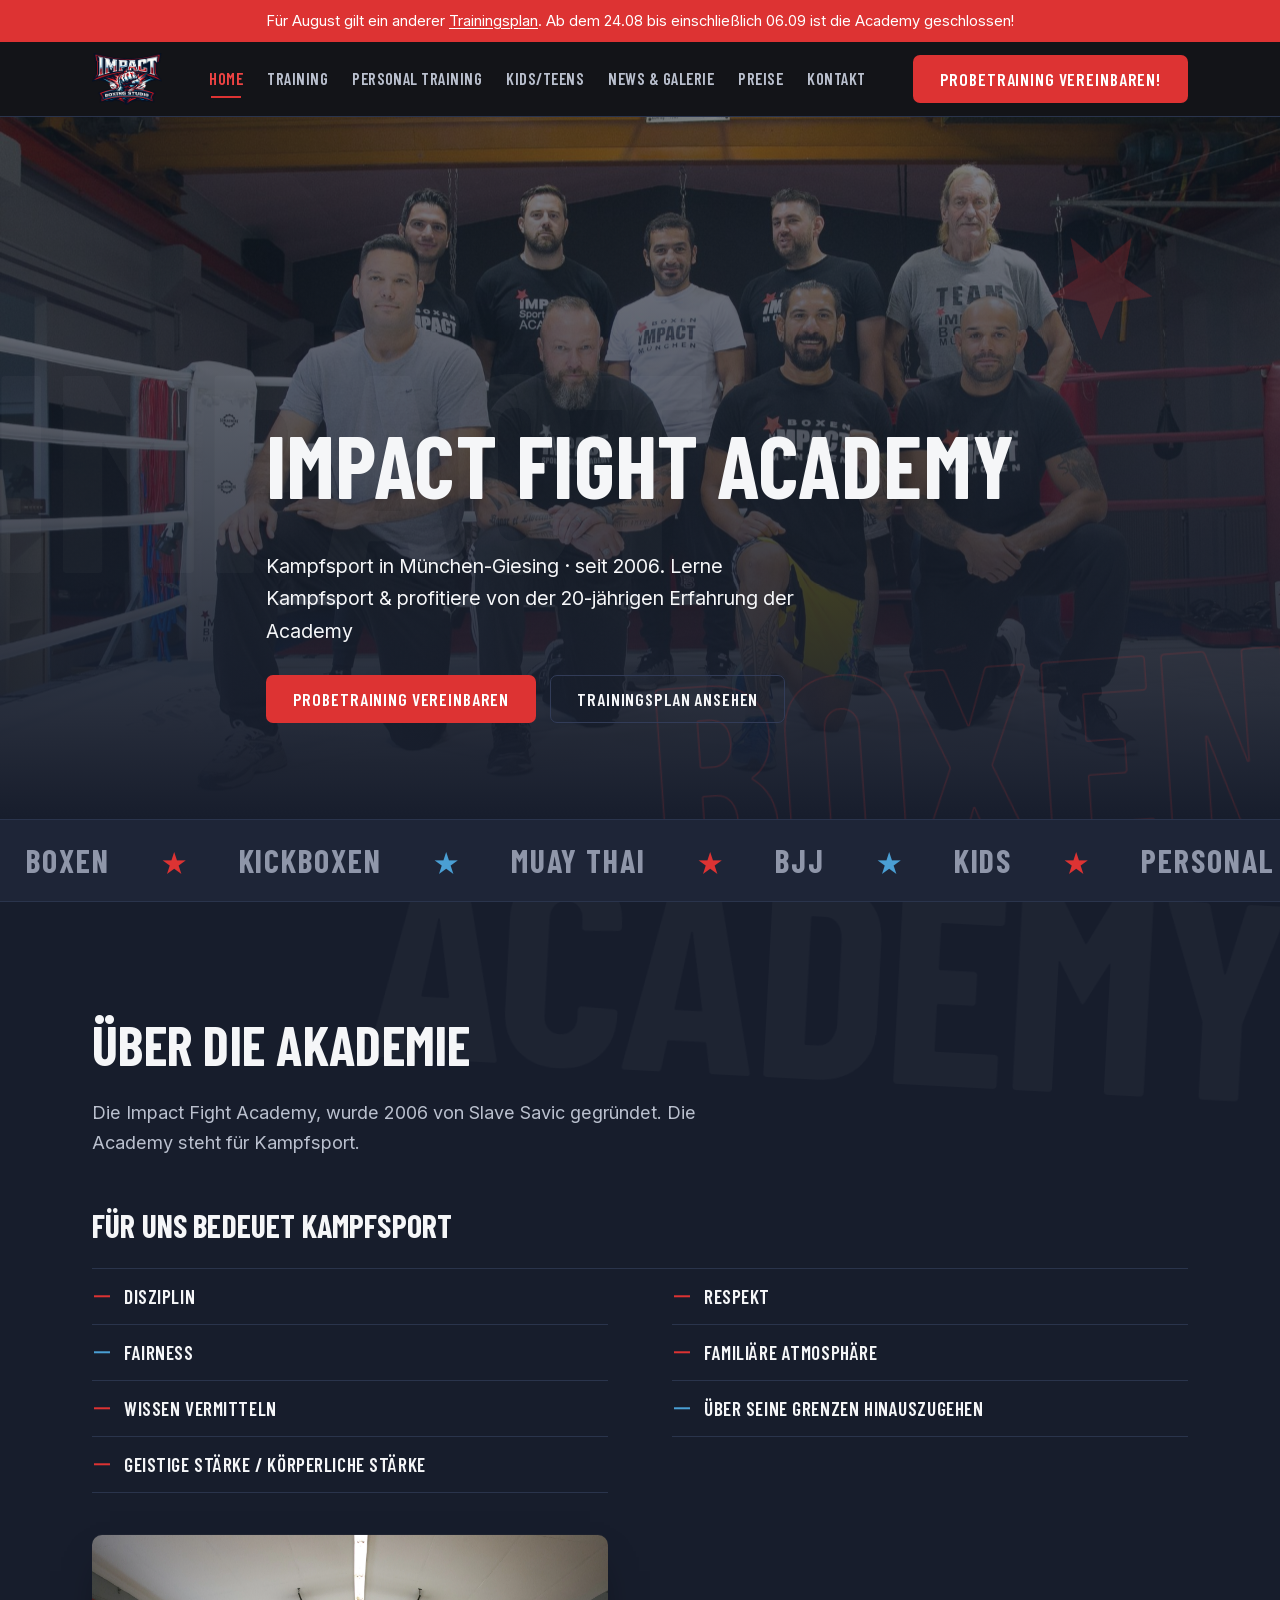
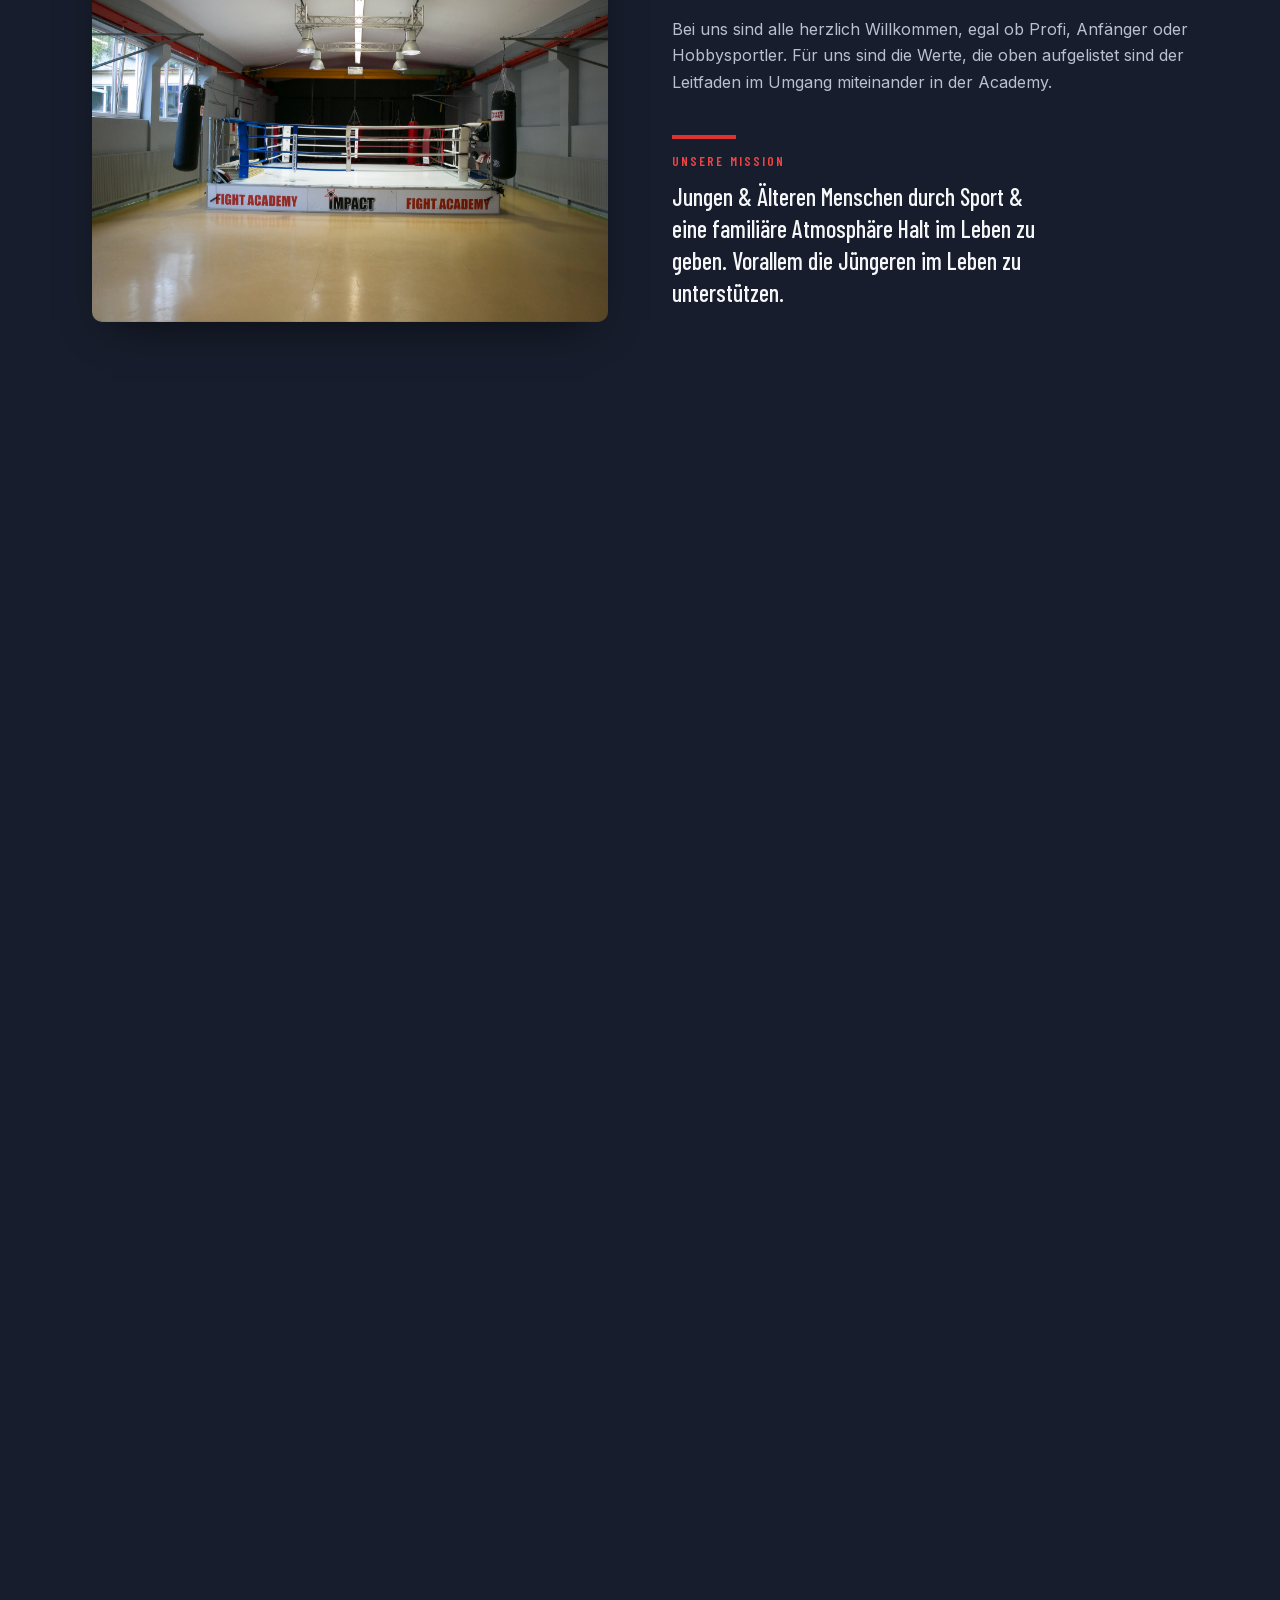
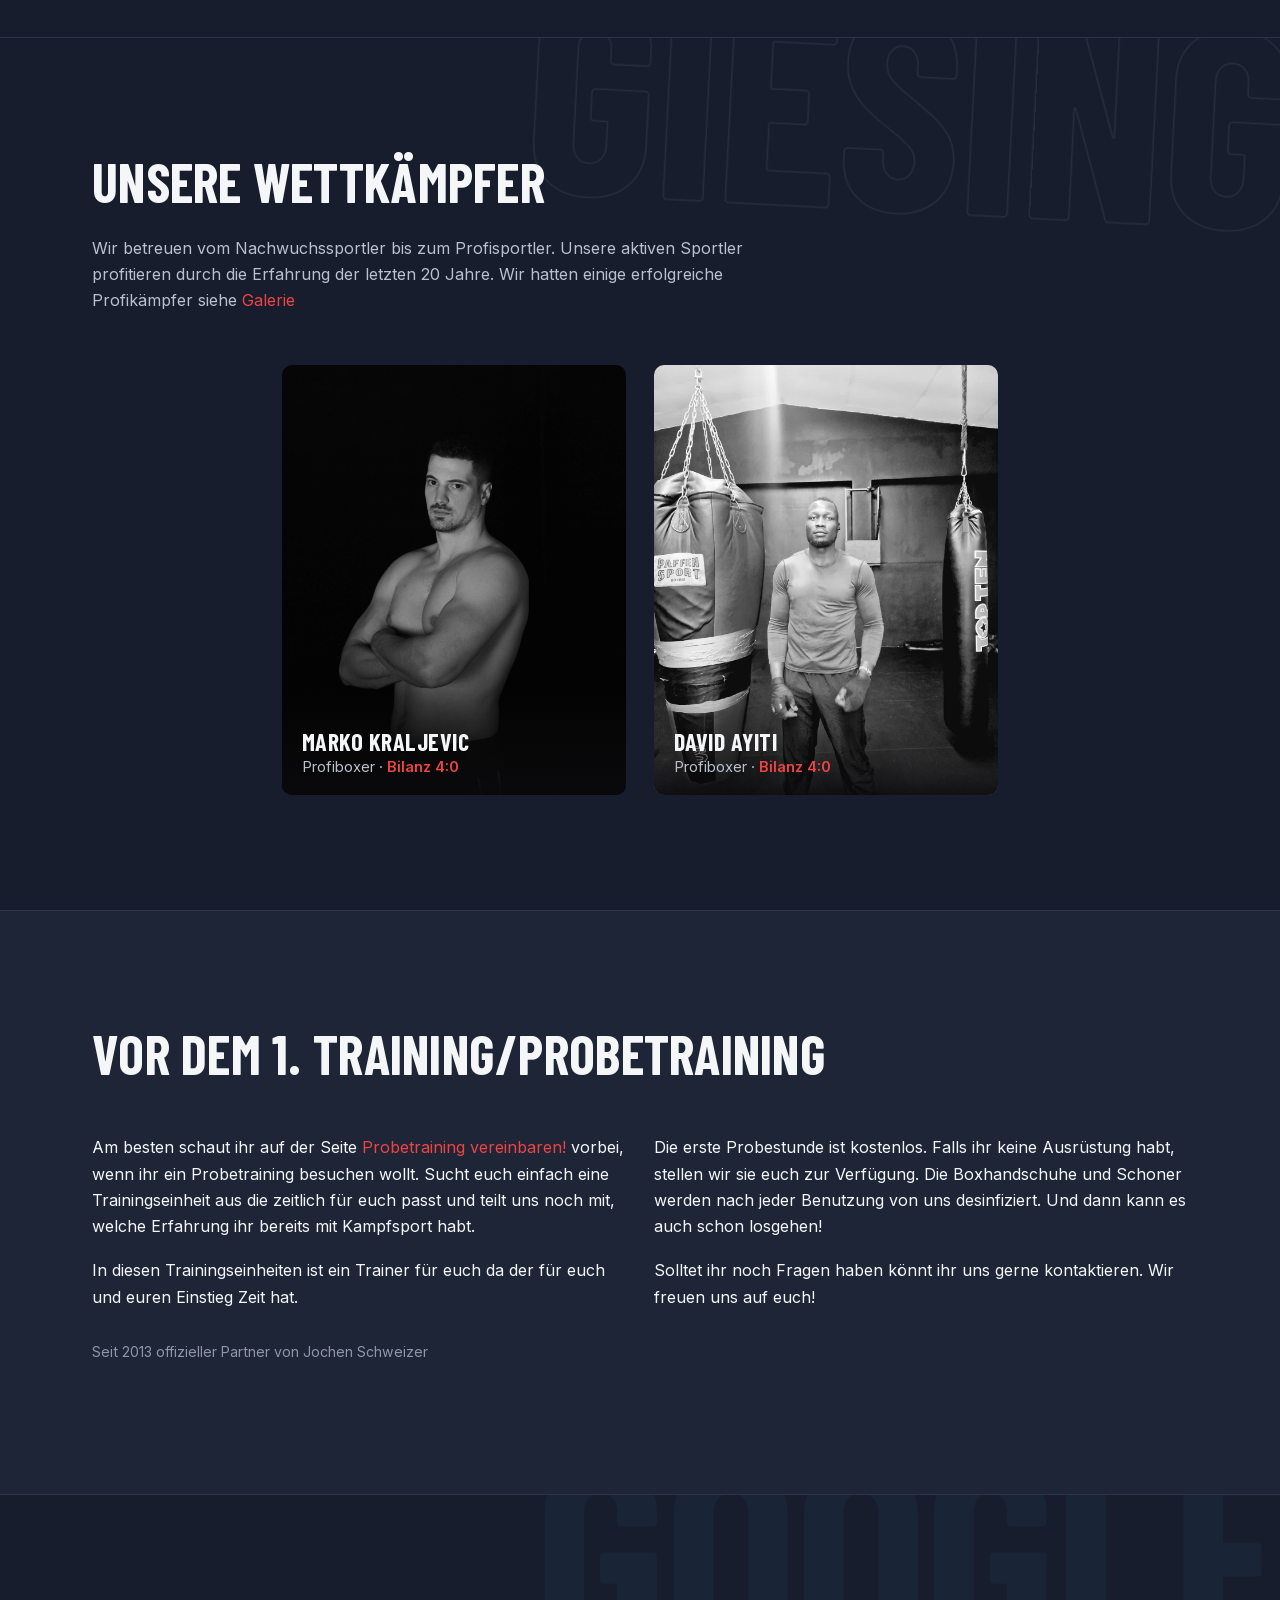
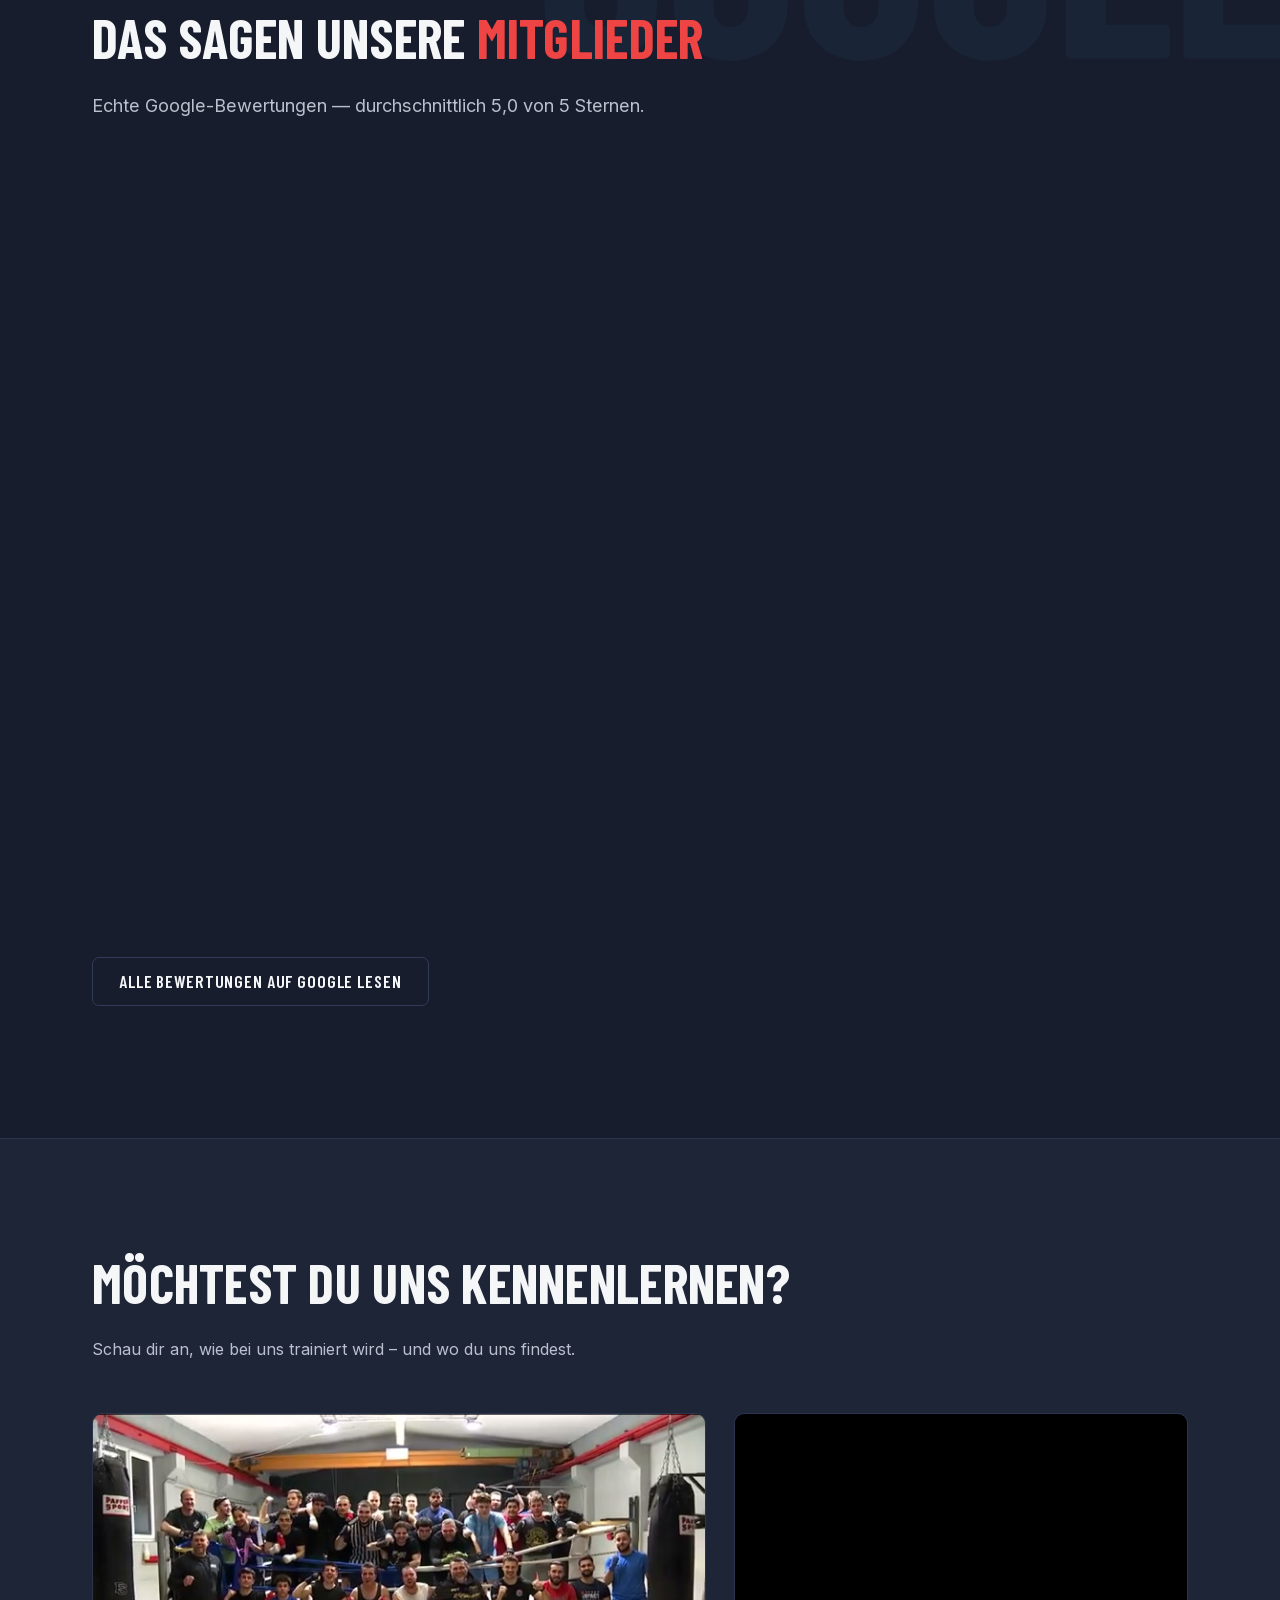
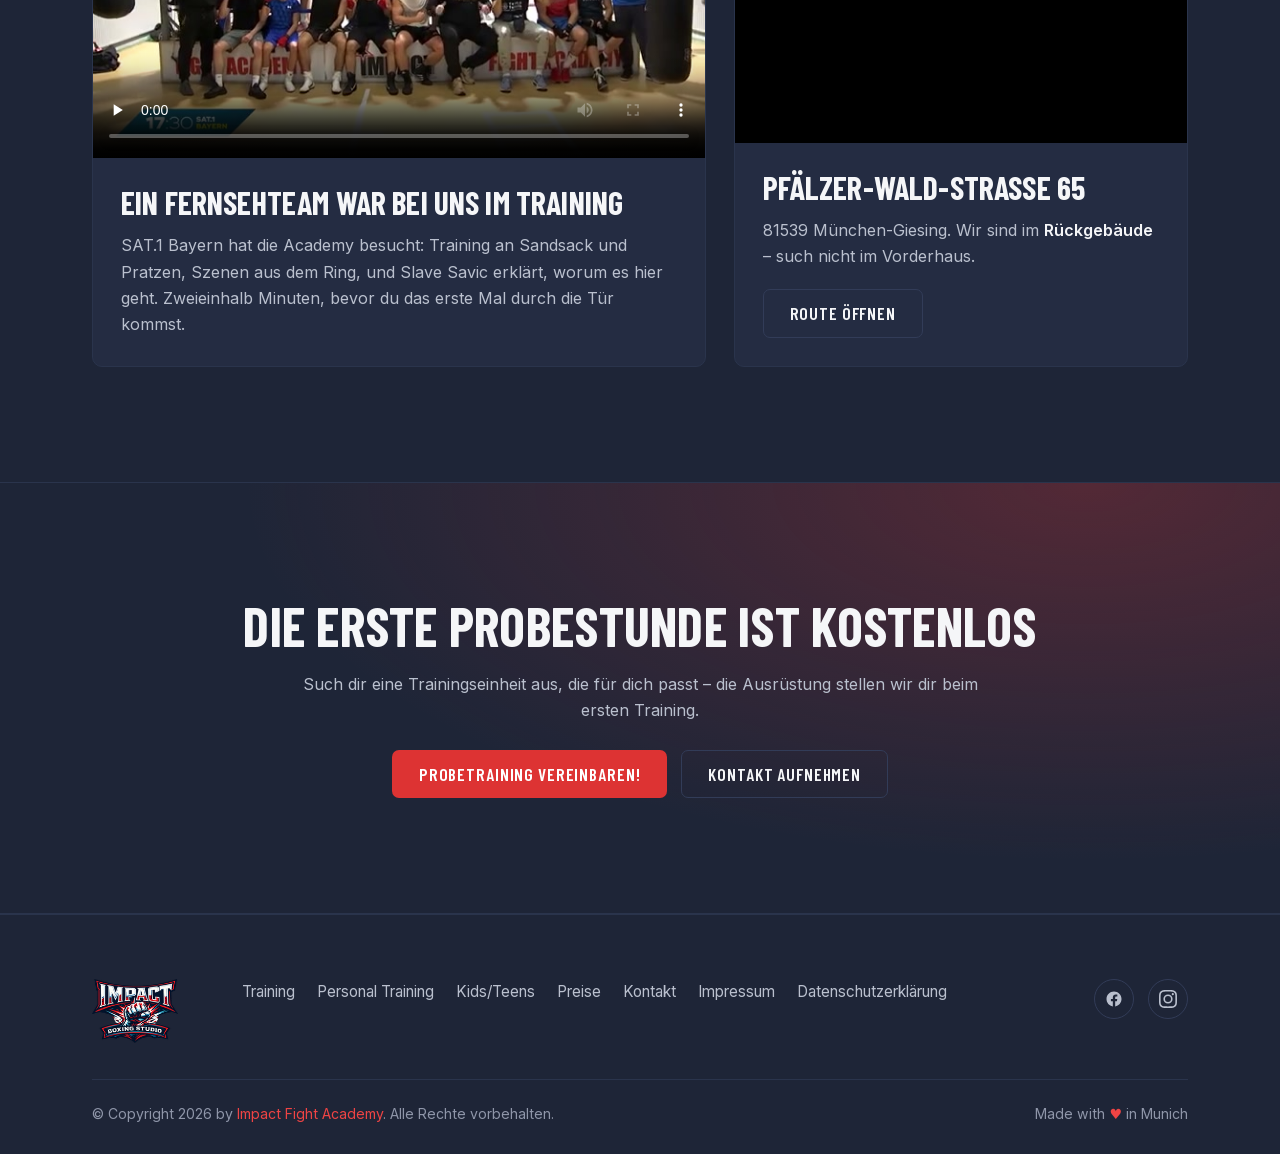
<file: index.html>
<!DOCTYPE html>
<html lang="de">
<head>
  <meta charset="utf-8">
  <meta name="viewport" content="width=device-width, initial-scale=1">
  <title>Martial arts training at IMPACT FIGHT ACADEMY</title>
  <meta name="description" content="Kampfsportstudio in München-Giesing seit 2006: Boxen, Kickboxen, Muay Thai und BJJ für Kinder, Jugendliche und Erwachsene. Die erste Probestunde ist kostenlos.">
  <link rel="icon" type="image/png" href="assets/img/brand/logo-impact-header.png">
  <link rel="stylesheet" href="assets/css/site.css">
</head>
<body>

<div class="alert">
  Für August gilt ein anderer <a href="training.html">Trainingsplan</a>.
  Ab dem 24.08 bis einschließlich 06.09 ist die Academy geschlossen!
</div>

<header class="site-head">
  <div class="wrap bar">
    <a class="brand" href="index.html" aria-label="Impact Fight Academy – Startseite">
      <img src="assets/img/brand/logo-impact-header.png"
           alt="Impact Boxing Studio – Impact Fight Academy München" width="161" height="120">
    </a>
    <button class="nav-toggle" type="button" aria-expanded="false" aria-label="Menü öffnen">
      <svg width="22" height="16" viewBox="0 0 22 16" fill="none" stroke-width="2" stroke-linecap="round">
        <path d="M1 1h20M1 8h20M1 15h20"/>
      </svg>
    </button>
    <nav class="nav" aria-label="Hauptnavigation">
      <a href="index.html" aria-current="page">Home</a>
      <a href="training.html">Training</a>
      <a href="personaltraining.html">Personal Training</a>
      <a href="kids_teens.html">Kids/Teens</a>
      <a href="news.html">News &amp; Galerie</a>
      <a href="preise.html">Preise</a>
      <a href="kontakt.html">Kontakt</a>
    </nav>
    <div class="head-cta">
      <a class="btn btn-red" href="probetraining.html">Probetraining vereinbaren!</a>
    </div>
  </div>
</header>

<main>

  <section class="hero wall">
    <!-- Selbst gehostetes Hero-Video. Bewusst kein YouTube: das duerfte erst nach
         Klick laden (DSGVO) und koennte deshalb nie automatisch abspielen. Eine
         eigene Datei bindet keinen Dritten ein, laeuft sofort und braucht keine
         Einwilligung. Das Bild darunter traegt den Hero, solange die Videodatei
         fehlt oder der Besucher reduzierte Bewegung eingestellt hat. -->
    <div class="hero-video px" data-px="0.06" aria-hidden="true">
      <img src="assets/img/hero/hero.jpg" alt=""
           width="1920" height="1232" loading="eager" fetchpriority="high">
      <video muted loop playsinline preload="metadata" tabindex="-1">
        <source src="assets/video/hero.mp4" type="video/mp4">
      </video>
    </div>
    <span class="bg-word fill px" data-px="0.10" aria-hidden="true" style="bottom:.85em;left:-.04em;">IMPACT</span>
    <span class="bg-word red px" data-px="-0.06" aria-hidden="true" style="--tilt:-4deg;bottom:-.12em;right:-.06em;">BOXEN</span>
    <span class="px-star px" data-px="0.14" aria-hidden="true" style="top:14%;right:10%;"></span>
    <div class="wrap">
      <h1>Impact Fight Academy</h1>
      <p class="lead">Kampfsport in München-Giesing · seit 2006. Lerne Kampfsport &amp; profitiere von der 20-jährigen Erfahrung der Academy</p>
      <div class="actions">
        <a class="btn btn-red" href="probetraining.html">Probetraining vereinbaren</a>
        <a class="btn btn-line" href="training.html">Trainingsplan ansehen</a>
      </div>
    </div>
  </section>

  <div class="marquee" aria-hidden="true">
    <div class="track">
      <span>Boxen</span><span>Kickboxen</span><span>Muay Thai</span><span>BJJ</span><span>Kids</span><span>Personal Training</span>
      <span>Boxen</span><span>Kickboxen</span><span>Muay Thai</span><span>BJJ</span><span>Kids</span><span>Personal Training</span>
    </div>
  </div>

  <section class="section wall reveal" id="akademie">
    <span class="bg-word fill px" data-px="0.07" aria-hidden="true"
          style="top:-0.06em;right:-0.03em;--tilt:3deg">ACADEMY</span>
    <div class="wrap">
      <div class="section-head">
        <h2>Über die Akademie</h2>
        <p class="lead">Die Impact Fight Academy, wurde 2006 von Slave Savic gegründet. Die Academy steht für Kampfsport.</p>
      </div>

      <div class="values">
        <h3>Für uns bedeuet Kampfsport</h3>
        <ul class="value-list">
          <li>Disziplin</li>
          <li>Respekt</li>
          <li>Fairness</li>
          <li>Familiäre Atmosphäre</li>
          <li>Wissen vermitteln</li>
          <li>über seine Grenzen hinauszugehen</li>
          <li>geistige Stärke / körperliche Stärke</li>
        </ul>
      </div>

      <div class="split">
        <div class="split-media px" data-px="0.08">
          <img src="assets/img/galerie/galerie15.webp"
               alt="Trainingshalle der Impact Fight Academy mit Boxring und Sandsäcken"
               width="3960" height="2640" loading="lazy">
        </div>
        <div class="split-body">
          <p>Bei uns sind alle herzlich Willkommen, egal ob Profi, Anfänger oder Hobbysportler. Für uns sind die Werte, die oben aufgelistet sind der Leitfaden im Umgang miteinander in der Academy.</p>
          <div class="mission">
            <h3>Unsere Mission</h3>
            <p>Jungen &amp; Älteren Menschen durch Sport &amp; eine familiäre Atmosphäre Halt im Leben zu geben. Vorallem die Jüngeren im Leben zu unterstützen.</p>
          </div>
        </div>
      </div>
    </div>
  </section>

  <section class="section section-raise reveal">
    <div class="wrap">
      <div class="section-head">
        <h2>Das Team der Akademy</h2>
        <p>Unser Team ist zum großen Teil seit Gründung der Academy 2006 schon dabei. Unser Trainerteam, besteht aus älteren Trainern die seit über 30 Jahren im Kampfsport sind und selbst alle aktive Wettkampf Sportler waren. Aber auch aus Jungen noch aktiven Kampfsportlern. Durch diese Kombination profitieren unsere Mitglieder, durch die Erfahrung der Älteren und durch die Lebenseinstellung der Jüngeren.</p>
      </div>
      <div class="grid grid-4">
        <div class="person">
          <img src="assets/img/trainer/Slave.webp" alt="Slave, Gründer der Impact Fight Academy"
               width="512" height="512" loading="lazy">
          <h4>Slave</h4>
          <p class="role">Box- &amp; Kickbox-Trainer, Kids-Trainer &amp; Personaltraining<br>Gründer der Academy</p>
          <p class="cred">Trainerlizenz ISKA &amp; BDB</p>
        </div>
        <div class="person">
          <img src="assets/img/trainer/Tuncay.webp" alt="Tuncay, Kickbox-, Thaibox- und MMA-Trainer"
               width="512" height="512" loading="lazy">
          <h4>Tuncay</h4>
          <p class="role">Kickbox-, Thaibox- &amp; MMA-Trainer</p>
          <p class="cred">Lizenzen ISKA</p>
        </div>
        <div class="person">
          <img src="assets/img/trainer/Felix.webp" alt="Felix, Box- und Kickbox-Trainer"
               width="512" height="512" loading="lazy">
          <h4>Felix</h4>
          <p class="role">Box- und Kickbox-Trainer</p>
          <p class="cred">Brasilianische Trainerlizenz von Föderation Ceara</p>
        </div>
        <div class="person">
          <img src="assets/img/trainer/Ali.webp" alt="Ali, Box-Trainer und ehemaliger Profiboxer"
               width="512" height="512" loading="lazy">
          <h4>Ali</h4>
          <p class="role">ehemaliger Profiboxer<br>Box-Trainer</p>
        </div>
        <div class="person">
          <img src="assets/img/trainer/Carina.webp" alt="Carina, Kids-Trainerin und Personaltraining für Frauen und Kids"
               width="512" height="512" loading="lazy">
          <h4>Carina</h4>
          <p class="role">Office, Personaltraining für Frauen &amp; Kids<br>Kids-Trainerin</p>
        </div>
        <div class="person">
          <img src="assets/img/trainer/Marko.webp" alt="Marko, aktiver Profiboxer und Trainer"
               width="512" height="512" loading="lazy">
          <h4>Marko</h4>
          <p class="role">Aktiver Profiboxer<br>Box-, Kickbox- &amp; Kids-Trainer</p>
        </div>
        <div class="person">
          <img src="assets/img/trainer/David.webp" alt="David, aktiver Profiboxer und Box-Trainer"
               width="512" height="512" loading="lazy">
          <h4>David</h4>
          <p class="role">Aktiver Profiboxer<br>Box-Trainer</p>
        </div>
        <div class="person">
          <img src="assets/img/trainer/Bobby.webp" alt="Bobby, Boxtrainer für Jugendliche"
               width="512" height="512" loading="lazy">
          <h4>Bobby</h4>
          <p class="role">Boxtrainer für Jugendliche</p>
        </div>
      </div>
    </div>
  </section>

  <section class="wall section reveal">
    <span class="bg-word px" data-px="-0.05" aria-hidden="true" style="--tilt:3deg;top:-.08em;right:-.05em;">GIESING</span>
    <div class="wrap">
      <div class="section-head">
        <h2>Unsere Wettkämpfer</h2>
        <p>Wir betreuen vom Nachwuchssportler bis zum Profisportler. Unsere aktiven Sportler profitieren durch die Erfahrung der letzten 20 Jahre. Wir hatten einige erfolgreiche Profikämpfer siehe <a href="news.html#galerie">Galerie</a></p>
      </div>
    </div>
    <div class="wrap-slim">
      <div class="grid grid-2">
        <div class="fighter">
          <img src="assets/img/kaempfer/Marko_Kraljevic.webp"
               alt="Marko Kraljevic, Profiboxer der Impact Fight Academy"
               width="3150" height="3306" loading="lazy">
          <div class="tag">
            <h4>Marko Kraljevic</h4>
            <p>Profiboxer · <span class="rec">Bilanz 4:0</span></p>
          </div>
        </div>
        <div class="fighter">
          <img src="assets/img/kaempfer/David_Ayiti.jpg"
               alt="David Ayiti, Profiboxer der Impact Fight Academy"
               width="1200" height="1600" loading="lazy">
          <div class="tag">
            <h4>David Ayiti</h4>
            <p>Profiboxer · <span class="rec">Bilanz 4:0</span></p>
          </div>
        </div>
      </div>
    </div>
  </section>

  <section class="section section-raise reveal">
    <div class="wrap">
      <div class="section-head">
        <h2>Vor dem 1. Training/Probetraining</h2>
      </div>
      <div class="grid grid-2">
        <div>
          <p>Am besten schaut ihr auf der Seite <a href="probetraining.html">Probetraining vereinbaren!</a> vorbei, wenn ihr ein Probetraining besuchen wollt. Sucht euch einfach eine Trainingseinheit aus die zeitlich für euch passt und teilt uns noch mit, welche Erfahrung ihr bereits mit Kampfsport habt.</p>
          <p>In diesen Trainingseinheiten ist ein Trainer für euch da der für euch und euren Einstieg Zeit hat.</p>
        </div>
        <div>
          <p>Die erste Probestunde ist kostenlos. Falls ihr keine Ausrüstung habt, stellen wir sie euch zur Verfügung. Die Boxhandschuhe und Schoner werden nach jeder Benutzung von uns desinfiziert. Und dann kann es auch schon losgehen!</p>
          <p>Solltet ihr noch Fragen haben könnt ihr uns gerne kontaktieren. Wir freuen uns auf euch!</p>
        </div>
      </div>
      <p class="table-note">Seit 2013 offizieller Partner von Jochen Schweizer</p>
    </div>
  </section>

  <section class="wall section" id="bewertungen">
    <span class="bg-word blue fill px" data-px="0.07" aria-hidden="true" style="top:-.05em;right:-.04em">GOOGLE</span>
    <div class="wrap">
      <div class="section-head">
        <h2>Das sagen unsere <span class="mark">Mitglieder</span></h2>
        <p class="lead">Echte Google-Bewertungen — durchschnittlich 5,0 von 5 Sternen.</p>
      </div>
      <div class="grid grid-3 reviews">
        <figure class="review reveal">
          <div class="stars" aria-label="5 von 5 Sternen">★★★★★</div>
          <blockquote>„Dieses Boxstudio ist einfach top! Ich kann dieses Boxstudio uneingeschränkt empfehlen – es ist wirklich ein Volltreffer für Kinder, Jugendliche und Erwachsene gleichermaßen!"</blockquote>
          <figcaption>Peter Kindiger<span>Google-Rezension</span></figcaption>
        </figure>
        <figure class="review reveal">
          <div class="stars" aria-label="5 von 5 Sternen">★★★★★</div>
          <blockquote>„Ich war neun Monate lang im Boxing Studio und wirklich begeistert. In dieser Zeit habe ich viel gelernt – sowohl technisch als auch sportlich – und jedes Training war ein intensives und effektives Workout. Ich werde es vermissen :)"</blockquote>
          <figcaption>Josephine<span>Google-Rezension</span></figcaption>
        </figure>
        <figure class="review reveal">
          <div class="stars" aria-label="5 von 5 Sternen">★★★★★</div>
          <blockquote>„Super Boxstudio!!!! Das familiäre Klima mit Trainer sowie auch mit den Trainierenden ist sehr gut. Zudem ist das Gym auch sehr Anfängerfreundlich und es wird einem Schritt für Schritt geholfen. Jeder der überlegt mit Boxen anzufangen, dem würde ich die Impact Fight Academy vom Herzen empfehlen!"</blockquote>
          <figcaption>elion em<span>Google-Rezension</span></figcaption>
        </figure>
        <figure class="review reveal">
          <div class="stars" aria-label="5 von 5 Sternen">★★★★★</div>
          <blockquote>„Anspruchsvolles Training mit u. a. ISKA-zertifizierten Trainern und Profis. Fühle mich auch als Hobby-Sportler super aufgehoben. Immer freundlicher und respektvoller Umgang mit allen und auch untereinander – Männer, Frauen, Kinder, Jugendliche. Top-Gym. Kann ich nur empfehlen!"</blockquote>
          <figcaption>Sebastian<span>Google-Rezension</span></figcaption>
        </figure>
        <figure class="review reveal">
          <div class="stars" aria-label="5 von 5 Sternen">★★★★★</div>
          <blockquote>„Meines Erachtens die beste Kampfsportschule in München! Super Atmosphäre, professionelle Trainer und top Betreuung! Slave Savic und sein Team holen aus jedem das Beste raus – egal ob Anfänger oder Fortgeschrittener."</blockquote>
          <figcaption>Michael Georg<span>Google-Rezension</span></figcaption>
        </figure>
        <figure class="review reveal">
          <div class="stars" aria-label="5 von 5 Sternen">★★★★★</div>
          <blockquote>„Breites Angebot von Kinder-Training bis MMA. Kompetentes Team und tolle Atmosphäre. Meldet euch an, ist ein super Laden!"</blockquote>
          <figcaption>Luc Babin<span>Google-Rezension</span></figcaption>
        </figure>
      </div>
      <p class="reviews-link"><a class="btn btn-line" href="https://www.google.com/maps/search/Impact+Fight+Academy+M%C3%BCnchen" target="_blank" rel="noopener">Alle Bewertungen auf Google lesen</a></p>
    </div>
  </section>

  <section class="section section-raise reveal" id="kennenlernen">
    <div class="wrap">
      <div class="section-head">
        <h2>Möchtest du uns kennenlernen?</h2>
        <p>Schau dir an, wie bei uns trainiert wird – und wo du uns findest.</p>
      </div>

      <div class="meet">
        <article class="meet-panel">
          <div class="meet-media meet-media-video">
            <video controls preload="none" playsinline
                   poster="assets/img/video/bericht-poster.jpg"
                   aria-label="Fernsehbeitrag von SAT.1 Bayern über die Impact Sport &amp; Fight Academy">
              <source src="assets/video/sat1-bayernsport.mp4" type="video/mp4">
              Dein Browser kann dieses Video nicht abspielen.
            </video>
          </div>
          <div class="meet-body">
            <h3>Ein Fernsehteam war bei uns im Training</h3>
            <p>SAT.1 Bayern hat die Academy besucht: Training an Sandsack und
              Pratzen, Szenen aus dem Ring, und Slave Savic erklärt, worum es hier
              geht. Zweieinhalb Minuten, bevor du das erste Mal durch die Tür kommst.</p>
          </div>
        </article>

        <article class="meet-panel">
          <div class="meet-media meet-media-map">
            <iframe src="https://www.google.com/maps?q=Pf%C3%A4lzer-Wald-Str.+65,+81539+M%C3%BCnchen&amp;output=embed"
                    title="Impact Fight Academy auf Google Maps" loading="lazy"
                    referrerpolicy="no-referrer-when-downgrade"></iframe>
          </div>
          <div class="meet-body">
            <h3>Pfälzer-Wald-Straße 65</h3>
            <p>81539 München-Giesing. Wir sind im <strong>Rückgebäude</strong> –
              such nicht im Vorderhaus.</p>
            <a class="btn btn-line" href="https://www.google.com/maps/search/?api=1&amp;query=Pf%C3%A4lzer-Wald-Str.+65%2C+81539+M%C3%BCnchen" target="_blank" rel="noopener">Route öffnen</a>
          </div>
        </article>
      </div>
    </div>
  </section>

  <section class="section cta-band reveal">
    <div class="wrap">
      <h2>Die erste Probestunde ist kostenlos</h2>
      <p>Such dir eine Trainingseinheit aus, die für dich passt – die Ausrüstung stellen wir dir beim ersten Training.</p>
      <div class="actions">
        <a class="btn btn-red" href="probetraining.html">Probetraining vereinbaren!</a>
        <a class="btn btn-line" href="kontakt.html">Kontakt aufnehmen</a>
      </div>
    </div>
  </section>

</main>

<footer class="site-foot">
  <div class="wrap">
    <div class="cols">
      <a class="brand" href="index.html" aria-label="Impact Fight Academy – Startseite">
        <img src="assets/img/brand/logo-impact-header.png" alt="Impact Boxing Studio" width="161" height="120">
      </a>
      <nav aria-label="Fußzeile">
        <a href="training.html">Training</a>
        <a href="personaltraining.html">Personal Training</a>
        <a href="kids_teens.html">Kids/Teens</a>
        <a href="preise.html">Preise</a>
        <a href="kontakt.html">Kontakt</a>
        <a href="impressum.html">Impressum</a>
        <a href="datenschutz.html">Datenschutzerklärung</a>
      </nav>
      <div class="social">
        <a href="https://www.facebook.com/Impact-Fightacademy-172624519148/" aria-label="Facebook" title="Facebook">
          <svg viewBox="0 0 24 24" aria-hidden="true"><path d="M22 12c0-5.52-4.48-10-10-10S2 6.48 2 12c0 4.99 3.66 9.13 8.44 9.88v-6.99H7.9V12h2.54V9.8c0-2.5 1.49-3.89 3.78-3.89 1.09 0 2.24.2 2.24.2v2.46h-1.26c-1.24 0-1.63.77-1.63 1.56V12h2.77l-.44 2.89h-2.33v6.99C18.34 21.13 22 16.99 22 12Z"/></svg>
        </a>
        <a href="https://www.instagram.com/impactfightacademy/" aria-label="Instagram" title="Instagram">
          <svg viewBox="0 0 24 24" aria-hidden="true"><path d="M12 2.16c3.2 0 3.58.01 4.85.07 1.17.05 1.8.25 2.23.41.56.22.96.48 1.38.9.42.42.68.82.9 1.38.16.42.36 1.06.41 2.23.06 1.27.07 1.65.07 4.85s-.01 3.58-.07 4.85c-.05 1.17-.25 1.8-.41 2.23a3.7 3.7 0 0 1-.9 1.38c-.42.42-.82.68-1.38.9-.42.16-1.06.36-2.23.41-1.27.06-1.65.07-4.85.07s-3.58-.01-4.85-.07c-1.17-.05-1.8-.25-2.23-.41a3.7 3.7 0 0 1-1.38-.9 3.7 3.7 0 0 1-.9-1.38c-.16-.42-.36-1.06-.41-2.23-.06-1.27-.07-1.65-.07-4.85s.01-3.58.07-4.85c.05-1.17.25-1.8.41-2.23.22-.56.48-.96.9-1.38.42-.42.82-.68 1.38-.9.42-.16 1.06-.36 2.23-.41 1.27-.06 1.65-.07 4.85-.07M12 0C8.74 0 8.33.01 7.05.07 5.78.13 4.9.33 4.14.63a5.9 5.9 0 0 0-2.13 1.38A5.9 5.9 0 0 0 .63 4.14C.33 4.9.13 5.78.07 7.05.01 8.33 0 8.74 0 12s.01 3.67.07 4.95c.06 1.27.26 2.15.56 2.91.31.79.72 1.46 1.38 2.13a5.9 5.9 0 0 0 2.13 1.38c.76.3 1.64.5 2.91.56 1.28.06 1.69.07 4.95.07s3.67-.01 4.95-.07c1.27-.06 2.15-.26 2.91-.56a5.9 5.9 0 0 0 2.13-1.38 5.9 5.9 0 0 0 1.38-2.13c.3-.76.5-1.64.56-2.91.06-1.28.07-1.69.07-4.95s-.01-3.67-.07-4.95c-.06-1.27-.26-2.15-.56-2.91a5.9 5.9 0 0 0-1.38-2.13A5.9 5.9 0 0 0 19.86.63c-.76-.3-1.64-.5-2.91-.56C15.67.01 15.26 0 12 0Zm0 5.84A6.16 6.16 0 1 0 18.16 12 6.16 6.16 0 0 0 12 5.84Zm0 10.16A4 4 0 1 1 16 12a4 4 0 0 1-4 4Zm6.4-11.85a1.44 1.44 0 1 1-1.44 1.44 1.44 1.44 0 0 1 1.44-1.44Z"/></svg>
        </a>
      </div>
    </div>
    <div class="fine">
      <span>© Copyright 2026 by <a href="index.html">Impact Fight Academy</a>. Alle Rechte vorbehalten.</span>
      <span>Made with <span class="heart">&hearts;</span> in Munich</span>
    </div>
  </div>
</footer>

<script src="assets/js/site.js"></script>
</body>
</html>
</file>
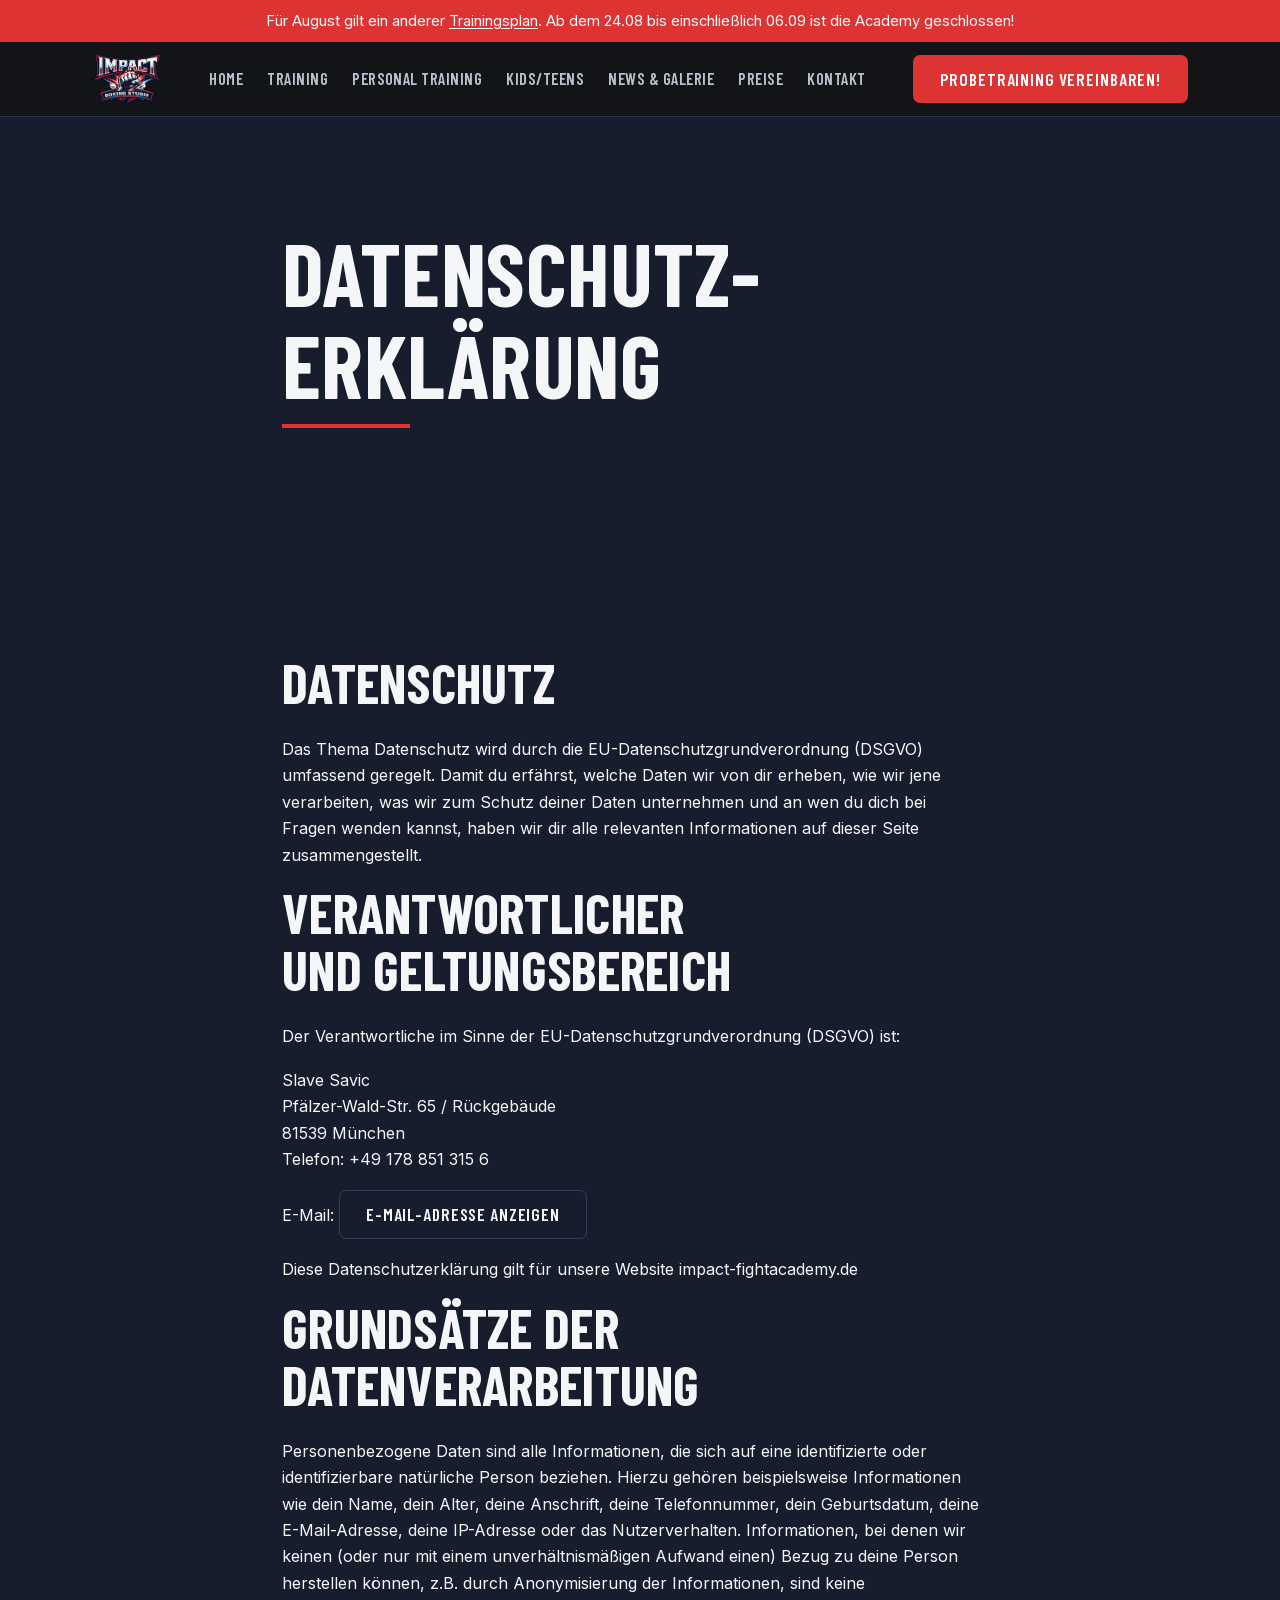
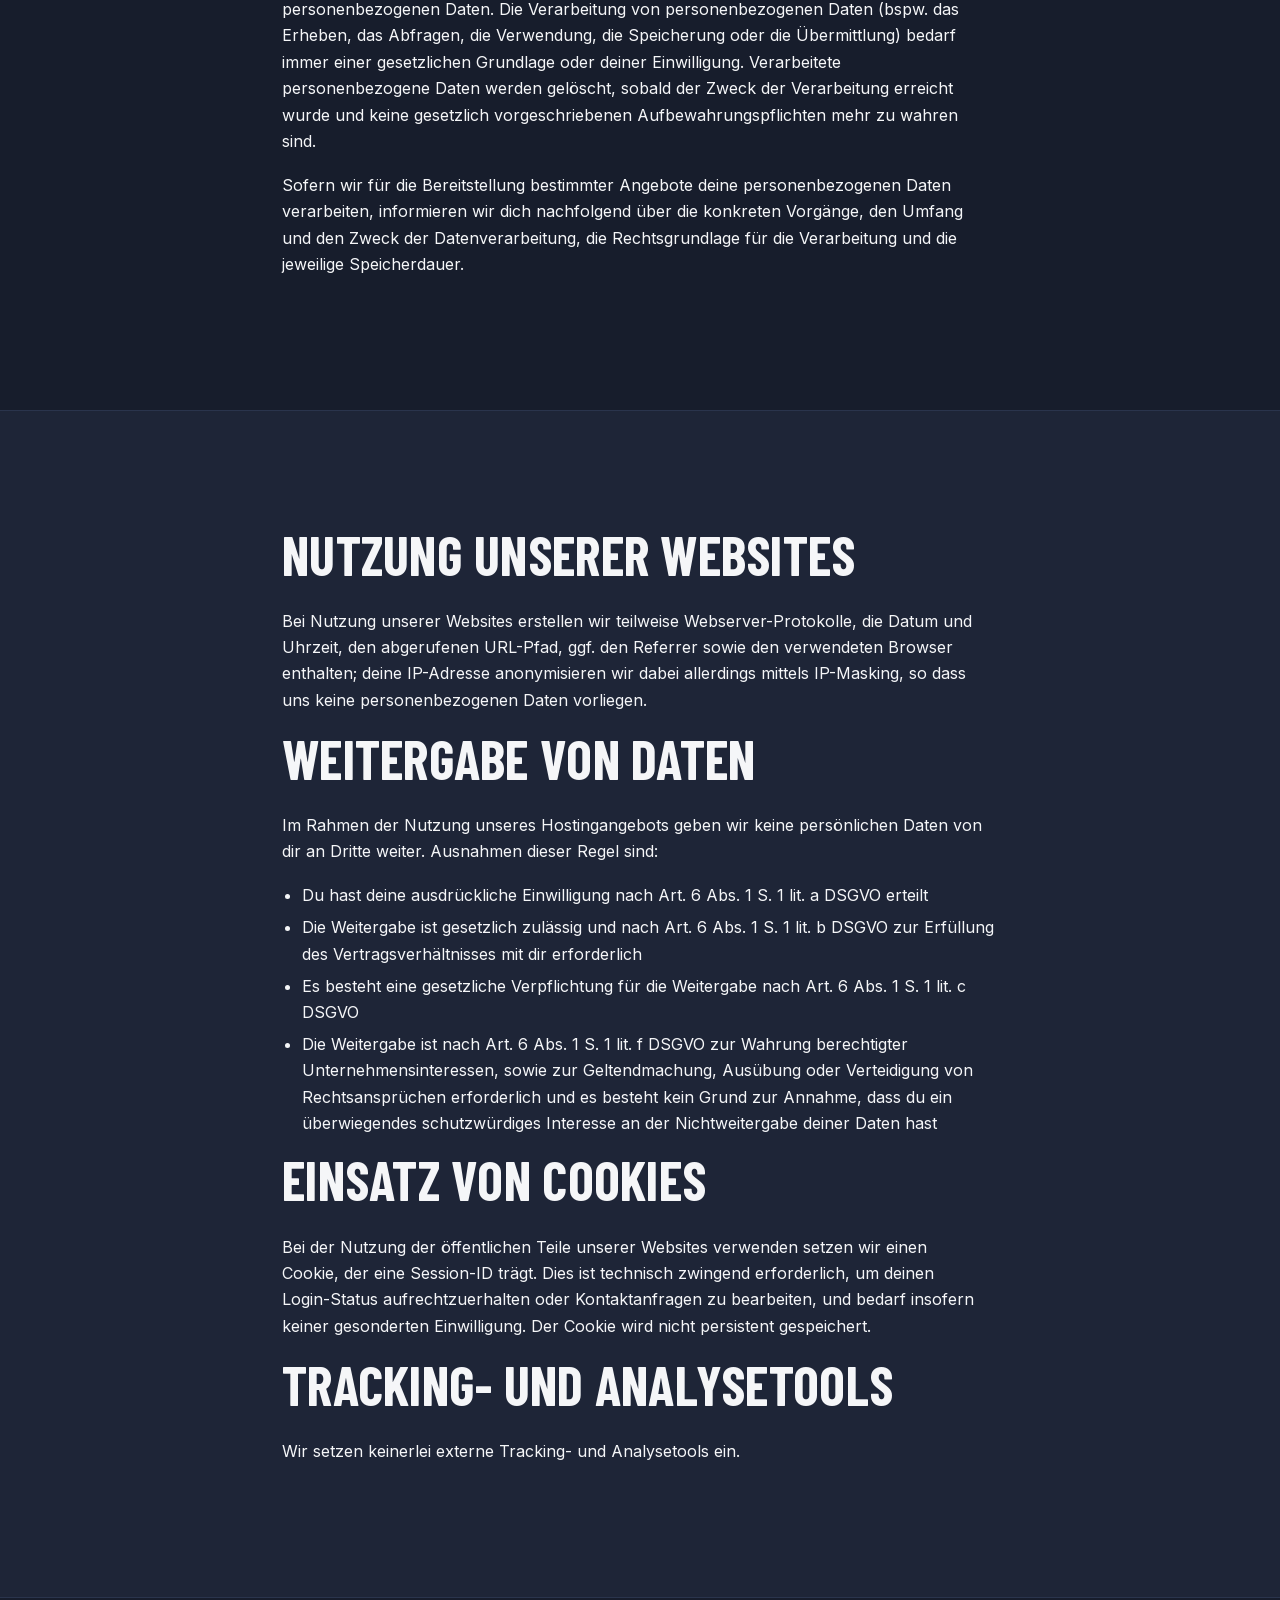
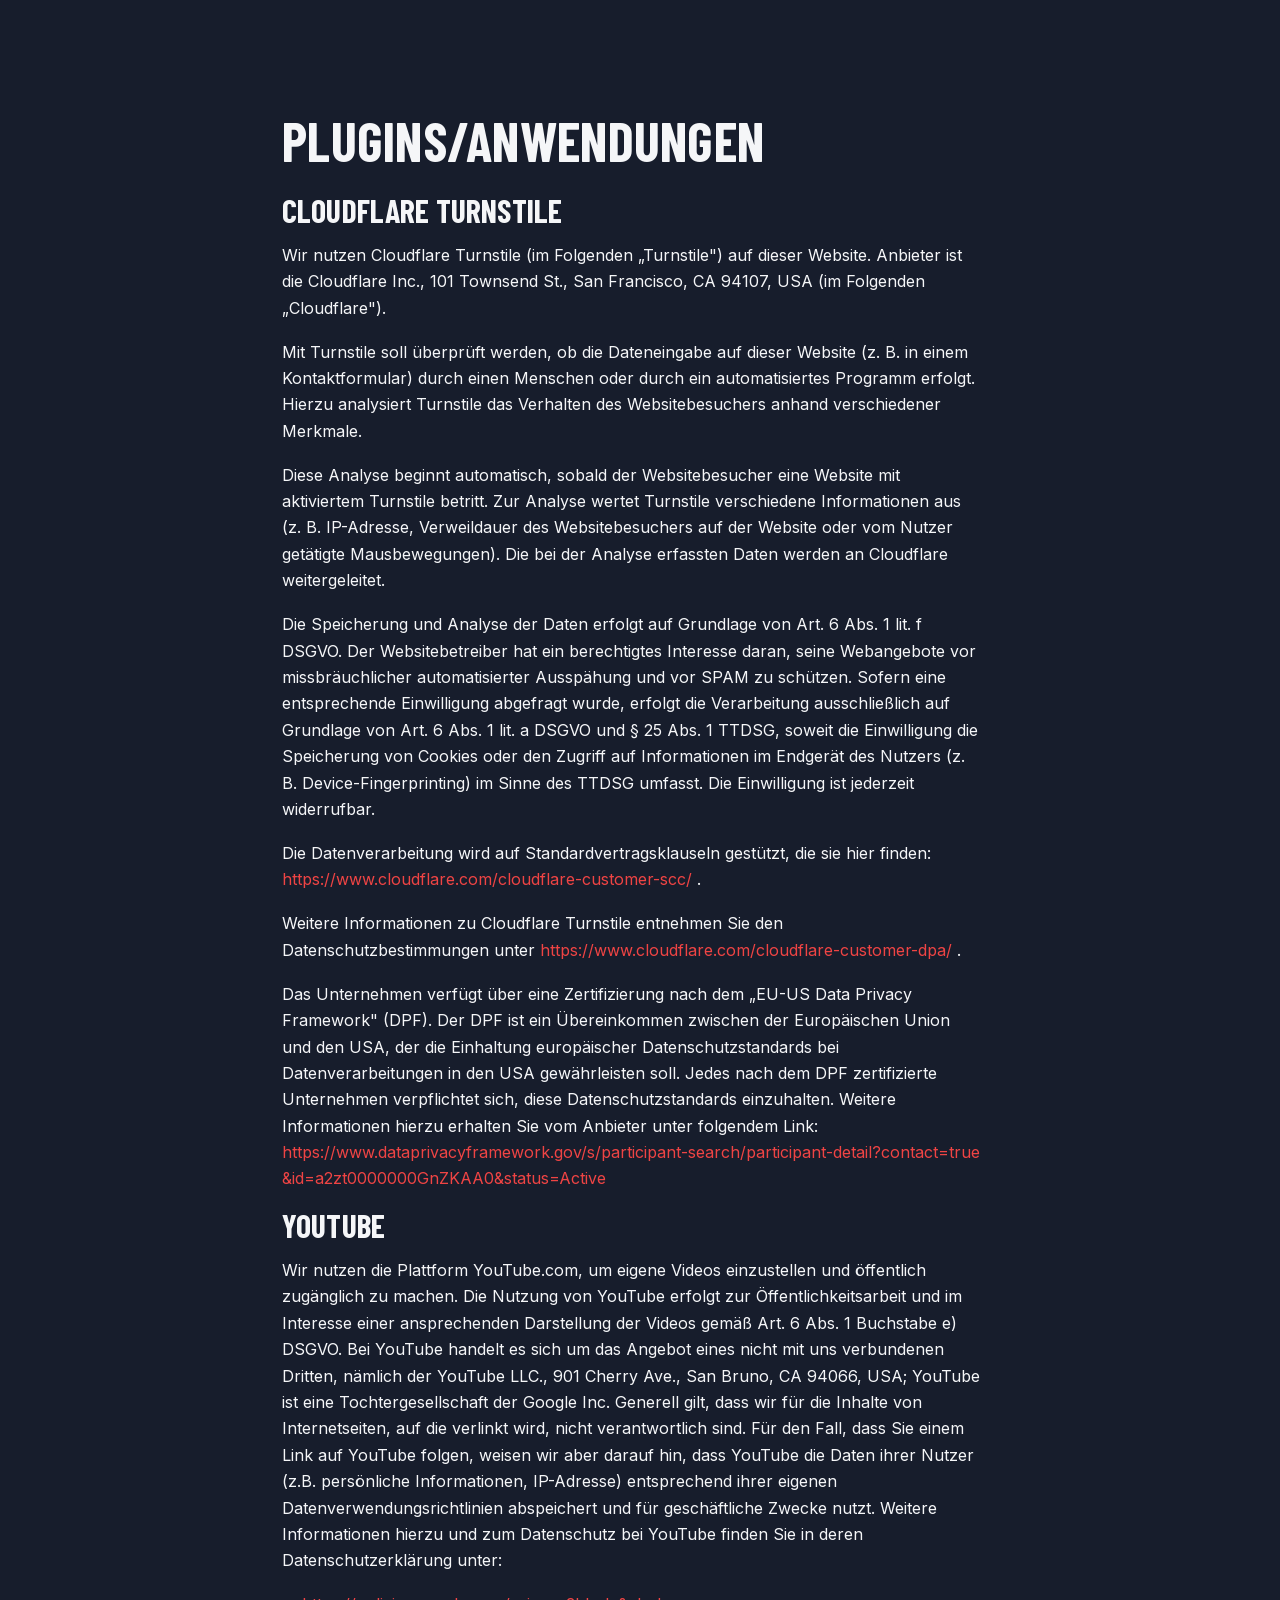
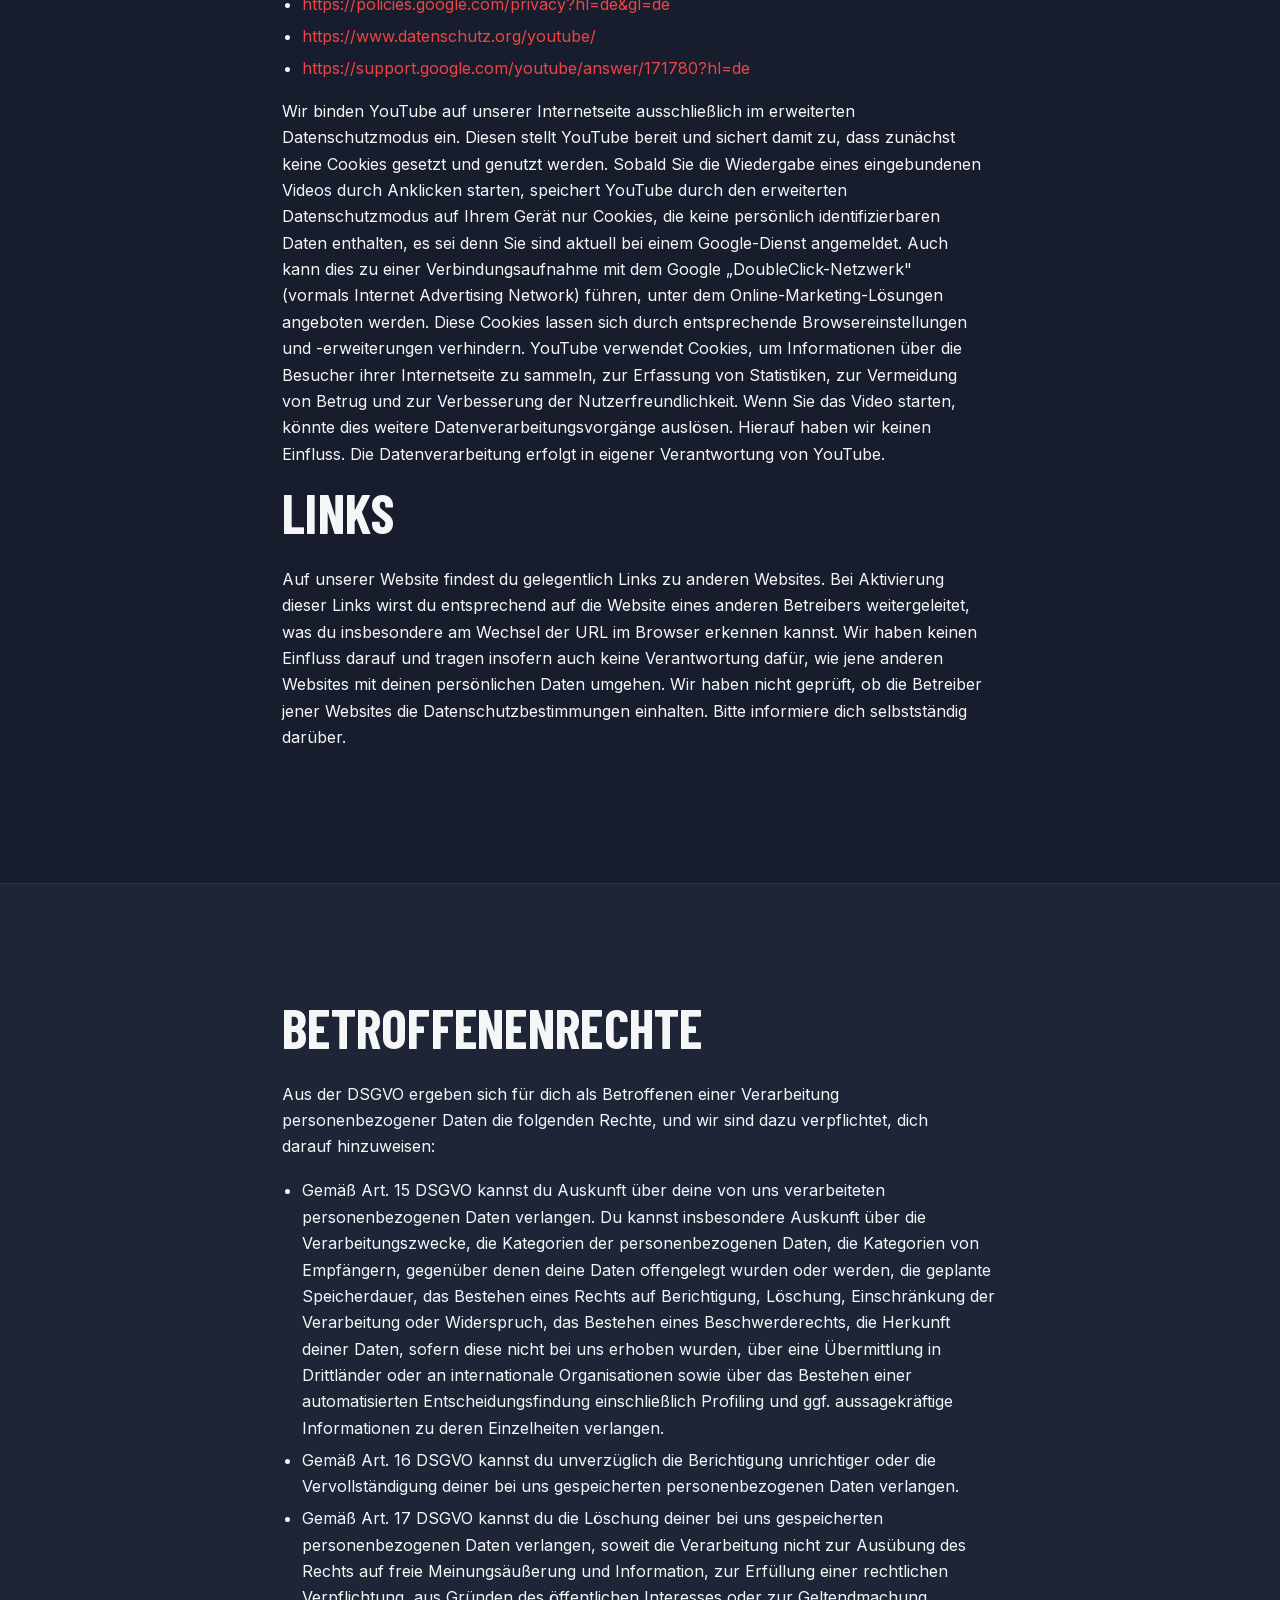
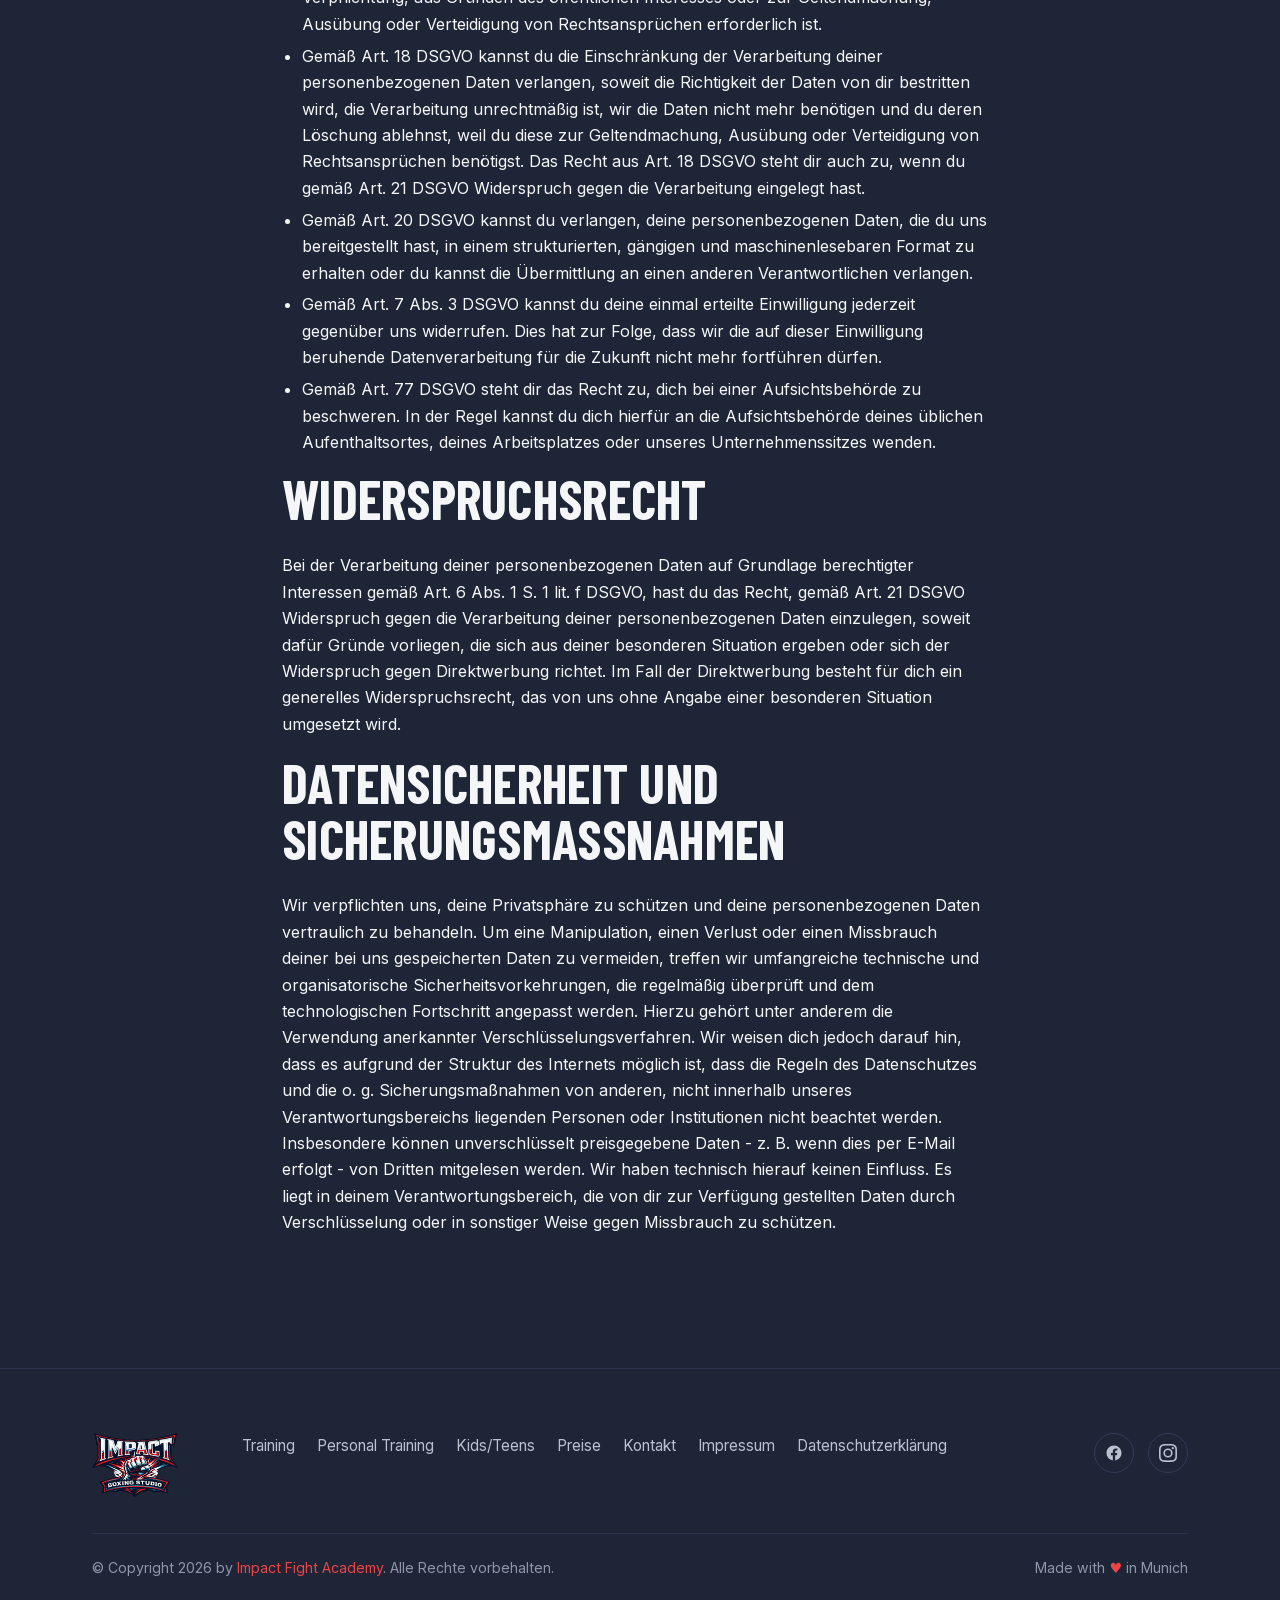
<file: datenschutz.html>
<!DOCTYPE html>
<html lang="de">
<head>
  <meta charset="utf-8">
  <meta name="viewport" content="width=device-width, initial-scale=1">
  <title>Datenschutzerklärung – Impact Fight Academy</title>
  <meta name="description" content="Datenschutzerklärung der IMPACT Sport &amp; Fight Academy München: Informationen zur Erhebung und Verarbeitung personenbezogener Daten nach DSGVO.">
  <link rel="icon" type="image/png" href="assets/img/brand/logo-impact-header.png">
  <link rel="stylesheet" href="assets/css/site.css">
</head>
<body>

<div class="alert">
  Für August gilt ein anderer <a href="training.html">Trainingsplan</a>.
  Ab dem 24.08 bis einschließlich 06.09 ist die Academy geschlossen!
</div>

<header class="site-head">
  <div class="wrap bar">
    <a class="brand" href="index.html" aria-label="Impact Fight Academy – Startseite">
      <img src="assets/img/brand/logo-impact-header.png"
           alt="Impact Boxing Studio – Impact Fight Academy München" width="161" height="120">
    </a>
    <button class="nav-toggle" type="button" aria-expanded="false" aria-label="Menü öffnen">
      <svg width="22" height="16" viewBox="0 0 22 16" fill="none" stroke-width="2" stroke-linecap="round">
        <path d="M1 1h20M1 8h20M1 15h20"/>
      </svg>
    </button>
    <nav class="nav" aria-label="Hauptnavigation">
      <a href="index.html">Home</a>
      <a href="training.html">Training</a>
      <a href="personaltraining.html">Personal Training</a>
      <a href="kids_teens.html">Kids/Teens</a>
      <a href="news.html">News &amp; Galerie</a>
      <a href="preise.html">Preise</a>
      <a href="kontakt.html">Kontakt</a>
    </nav>
    <div class="head-cta">
      <a class="btn btn-red" href="probetraining.html">Probetraining vereinbaren!</a>
    </div>
  </div>
</header>

<main>

  <section class="page-hero reveal">
    <div class="wrap-slim">
      <h1>Datenschutz&shy;erklärung</h1>
    </div>
  </section>

  <section class="section reveal">
    <div class="wrap-slim">

      <h2>Datenschutz</h2>
      <p>Das Thema Datenschutz wird durch die EU-Datenschutzgrundverordnung (DSGVO) umfassend geregelt. Damit du erfährst, welche Daten wir von dir erheben, wie wir jene verarbeiten, was wir zum Schutz deiner Daten unternehmen und an wen du dich bei Fragen wenden kannst, haben wir dir alle relevanten Informationen auf dieser Seite zusammengestellt.</p>

      <h2>Verantwortlicher und Geltungsbereich</h2>
      <p>Der Verantwortliche im Sinne der EU-Datenschutzgrundverordnung (DSGVO) ist:</p>
      <p>
        Slave Savic<br>
        Pfälzer-Wald-Str. 65 / Rückgebäude<br>
        81539 München<br>
        Telefon: +49 178 851 315 6
      </p>
      <p>E-Mail:
        <button class="btn btn-line" type="button"
                data-email-user="info" data-email-domain="impact-fightacademy.de">
          E-Mail-Adresse anzeigen
        </button>
      </p>
      <p>Diese Datenschutzerklärung gilt für unsere Website impact-fightacademy.de</p>

      <h2>Grundsätze der Datenverarbeitung</h2>
      <p>Personenbezogene Daten sind alle Informationen, die sich auf eine identifizierte oder identifizierbare natürliche Person beziehen. Hierzu gehören beispielsweise Informationen wie dein Name, dein Alter, deine Anschrift, deine Telefonnummer, dein Geburtsdatum, deine E-Mail-Adresse, deine IP-Adresse oder das Nutzerverhalten. Informationen, bei denen wir keinen (oder nur mit einem unverhältnismäßigen Aufwand einen) Bezug zu deine Person herstellen können, z.B. durch Anonymisierung der Informationen, sind keine personenbezogenen Daten. Die Verarbeitung von personenbezogenen Daten (bspw. das Erheben, das Abfragen, die Verwendung, die Speicherung oder die Übermittlung) bedarf immer einer gesetzlichen Grundlage oder deiner Einwilligung. Verarbeitete personenbezogene Daten werden gelöscht, sobald der Zweck der Verarbeitung erreicht wurde und keine gesetzlich vorgeschriebenen Aufbewahrungspflichten mehr zu wahren sind.</p>
      <p>Sofern wir für die Bereitstellung bestimmter Angebote deine personenbezogenen Daten verarbeiten, informieren wir dich nachfolgend über die konkreten Vorgänge, den Umfang und den Zweck der Datenverarbeitung, die Rechtsgrundlage für die Verarbeitung und die jeweilige Speicherdauer.</p>

    </div>
  </section>

  <section class="section section-raise reveal">
    <div class="wrap-slim">

      <h2>Nutzung unserer Websites</h2>
      <p>Bei Nutzung unserer Websites erstellen wir teilweise Webserver-Protokolle, die Datum und Uhrzeit, den abgerufenen URL-Pfad, ggf. den Referrer sowie den verwendeten Browser enthalten; deine IP-Adresse anonymisieren wir dabei allerdings mittels IP-Masking, so dass uns keine personenbezogenen Daten vorliegen.</p>

      <h2>Weitergabe von Daten</h2>
      <p>Im Rahmen der Nutzung unseres Hostingangebots geben wir keine persönlichen Daten von dir an Dritte weiter. Ausnahmen dieser Regel sind:</p>
      <ul>
        <li>Du hast deine ausdrückliche Einwilligung nach Art. 6 Abs. 1 S. 1 lit. a DSGVO erteilt</li>
        <li>Die Weitergabe ist gesetzlich zulässig und nach Art. 6 Abs. 1 S. 1 lit. b DSGVO zur Erfüllung des Vertragsverhältnisses mit dir erforderlich</li>
        <li>Es besteht eine gesetzliche Verpflichtung für die Weitergabe nach Art. 6 Abs. 1 S. 1 lit. c DSGVO</li>
        <li>Die Weitergabe ist nach Art. 6 Abs. 1 S. 1 lit. f DSGVO zur Wahrung berechtigter Unternehmensinteressen, sowie zur Geltendmachung, Ausübung oder Verteidigung von Rechtsansprüchen erforderlich und es besteht kein Grund zur Annahme, dass du ein überwiegendes schutzwürdiges Interesse an der Nichtweitergabe deiner Daten hast</li>
      </ul>

      <h2>Einsatz von Cookies</h2>
      <p>Bei der Nutzung der öffentlichen Teile unserer Websites verwenden setzen wir einen Cookie, der eine Session-ID trägt. Dies ist technisch zwingend erforderlich, um deinen Login-Status aufrechtzuerhalten oder Kontaktanfragen zu bearbeiten, und bedarf insofern keiner gesonderten Einwilligung. Der Cookie wird nicht persistent gespeichert.</p>

      <h2>Tracking- und Analysetools</h2>
      <p>Wir setzen keinerlei externe Tracking- und Analysetools ein.</p>

    </div>
  </section>

  <section class="section reveal">
    <div class="wrap-slim">

      <h2>Plugins/Anwendungen</h2>

      <h3>Cloudflare Turnstile</h3>
      <p>Wir nutzen Cloudflare Turnstile (im Folgenden „Turnstile") auf dieser Website. Anbieter ist die Cloudflare Inc., 101 Townsend St., San Francisco, CA 94107, USA (im Folgenden „Cloudflare").</p>
      <p>Mit Turnstile soll überprüft werden, ob die Dateneingabe auf dieser Website (z. B. in einem Kontaktformular) durch einen Menschen oder durch ein automatisiertes Programm erfolgt. Hierzu analysiert Turnstile das Verhalten des Websitebesuchers anhand verschiedener Merkmale.</p>
      <p>Diese Analyse beginnt automatisch, sobald der Websitebesucher eine Website mit aktiviertem Turnstile betritt. Zur Analyse wertet Turnstile verschiedene Informationen aus (z. B. IP-Adresse, Verweildauer des Websitebesuchers auf der Website oder vom Nutzer getätigte Mausbewegungen). Die bei der Analyse erfassten Daten werden an Cloudflare weitergeleitet.</p>
      <p>Die Speicherung und Analyse der Daten erfolgt auf Grundlage von Art. 6 Abs. 1 lit. f DSGVO. Der Websitebetreiber hat ein berechtigtes Interesse daran, seine Webangebote vor missbräuchlicher automatisierter Ausspähung und vor SPAM zu schützen. Sofern eine entsprechende Einwilligung abgefragt wurde, erfolgt die Verarbeitung ausschließlich auf Grundlage von Art. 6 Abs. 1 lit. a DSGVO und § 25 Abs. 1 TTDSG, soweit die Einwilligung die Speicherung von Cookies oder den Zugriff auf Informationen im Endgerät des Nutzers (z. B. Device-Fingerprinting) im Sinne des TTDSG umfasst. Die Einwilligung ist jederzeit widerrufbar.</p>
      <p>Die Datenverarbeitung wird auf Standardvertragsklauseln gestützt, die sie hier finden:
        <a href="https://www.cloudflare.com/cloudflare-customer-scc/" rel="noopener" target="_blank">https://www.cloudflare.com/cloudflare-customer-scc/</a> .</p>
      <p>Weitere Informationen zu Cloudflare Turnstile entnehmen Sie den Datenschutzbestimmungen unter
        <a href="https://www.cloudflare.com/cloudflare-customer-dpa/" rel="noopener" target="_blank">https://www.cloudflare.com/cloudflare-customer-dpa/</a> .</p>
      <p>Das Unternehmen verfügt über eine Zertifizierung nach dem „EU-US Data Privacy Framework" (DPF). Der DPF ist ein Übereinkommen zwischen der Europäischen Union und den USA, der die Einhaltung europäischer Datenschutzstandards bei Datenverarbeitungen in den USA gewährleisten soll. Jedes nach dem DPF zertifizierte Unternehmen verpflichtet sich, diese Datenschutzstandards einzuhalten. Weitere Informationen hierzu erhalten Sie vom Anbieter unter folgendem Link:
        <a href="https://www.dataprivacyframework.gov/s/participant-search/participant-detail?contact=true&amp;id=a2zt0000000GnZKAA0&amp;status=Active" rel="noopener" target="_blank">https://www.dataprivacyframework.gov/<wbr>s/<wbr>participant-search/<wbr>participant-detail<wbr>?contact=true<wbr>&amp;id=a2zt0000000GnZKAA0<wbr>&amp;status=Active</a></p>

      <h3>YouTube</h3>
      <p>Wir nutzen die Plattform YouTube.com, um eigene Videos einzustellen und öffentlich zugänglich zu machen. Die Nutzung von YouTube erfolgt zur Öffentlichkeitsarbeit und im Interesse einer ansprechenden Darstellung der Videos gemäß Art. 6 Abs. 1 Buchstabe e) DSGVO. Bei YouTube handelt es sich um das Angebot eines nicht mit uns verbundenen Dritten, nämlich der YouTube LLC., 901 Cherry Ave., San Bruno, CA 94066, USA; YouTube ist eine Tochtergesellschaft der Google Inc. Generell gilt, dass wir für die Inhalte von Internetseiten, auf die verlinkt wird, nicht verantwortlich sind. Für den Fall, dass Sie einem Link auf YouTube folgen, weisen wir aber darauf hin, dass YouTube die Daten ihrer Nutzer (z.B. persönliche Informationen, IP-Adresse) entsprechend ihrer eigenen Datenverwendungsrichtlinien abspeichert und für geschäftliche Zwecke nutzt. Weitere Informationen hierzu und zum Datenschutz bei YouTube finden Sie in deren Datenschutzerklärung unter:</p>
      <ul>
        <li><a href="https://policies.google.com/privacy?hl=de&amp;gl=de" rel="noopener" target="_blank">https://policies.google.com/<wbr>privacy<wbr>?hl=de<wbr>&amp;gl=de</a></li>
        <li><a href="https://www.datenschutz.org/youtube/" rel="noopener" target="_blank">https://www.datenschutz.org/youtube/</a></li>
        <li><a href="https://support.google.com/youtube/answer/171780?hl=de" rel="noopener" target="_blank">https://support.google.com/<wbr>youtube/<wbr>answer/<wbr>171780<wbr>?hl=de</a></li>
      </ul>
      <p>Wir binden YouTube auf unserer Internetseite ausschließlich im erweiterten Datenschutzmodus ein. Diesen stellt YouTube bereit und sichert damit zu, dass zunächst keine Cookies gesetzt und genutzt werden. Sobald Sie die Wiedergabe eines eingebundenen Videos durch Anklicken starten, speichert YouTube durch den erweiterten Datenschutzmodus auf Ihrem Gerät nur Cookies, die keine persönlich identifizierbaren Daten enthalten, es sei denn Sie sind aktuell bei einem Google-Dienst angemeldet. Auch kann dies zu einer Verbindungsaufnahme mit dem Google „DoubleClick-Netzwerk" (vormals Internet Advertising Network) führen, unter dem Online-Marketing-Lösungen angeboten werden. Diese Cookies lassen sich durch entsprechende Browsereinstellungen und -erweiterungen verhindern. YouTube verwendet Cookies, um Informationen über die Besucher ihrer Internetseite zu sammeln, zur Erfassung von Statistiken, zur Vermeidung von Betrug und zur Verbesserung der Nutzerfreundlichkeit. Wenn Sie das Video starten, könnte dies weitere Datenverarbeitungsvorgänge auslösen. Hierauf haben wir keinen Einfluss. Die Datenverarbeitung erfolgt in eigener Verantwortung von YouTube.</p>

      <h2>Links</h2>
      <p>Auf unserer Website findest du gelegentlich Links zu anderen Websites. Bei Aktivierung dieser Links wirst du entsprechend auf die Website eines anderen Betreibers weitergeleitet, was du insbesondere am Wechsel der URL im Browser erkennen kannst. Wir haben keinen Einfluss darauf und tragen insofern auch keine Verantwortung dafür, wie jene anderen Websites mit deinen persönlichen Daten umgehen. Wir haben nicht geprüft, ob die Betreiber jener Websites die Datenschutzbestimmungen einhalten. Bitte informiere dich selbstständig darüber.</p>

    </div>
  </section>

  <section class="section section-raise reveal">
    <div class="wrap-slim">

      <h2>Betroffenenrechte</h2>
      <p>Aus der DSGVO ergeben sich für dich als Betroffenen einer Verarbeitung personenbezogener Daten die folgenden Rechte, und wir sind dazu verpflichtet, dich darauf hinzuweisen:</p>
      <ul>
        <li>Gemäß Art. 15 DSGVO kannst du Auskunft über deine von uns verarbeiteten personenbezogenen Daten verlangen. Du kannst insbesondere Auskunft über die Verarbeitungszwecke, die Kategorien der personenbezogenen Daten, die Kategorien von Empfängern, gegenüber denen deine Daten offengelegt wurden oder werden, die geplante Speicherdauer, das Bestehen eines Rechts auf Berichtigung, Löschung, Einschränkung der Verarbeitung oder Widerspruch, das Bestehen eines Beschwerderechts, die Herkunft deiner Daten, sofern diese nicht bei uns erhoben wurden, über eine Übermittlung in Drittländer oder an internationale Organisationen sowie über das Bestehen einer automatisierten Entscheidungsfindung einschließlich Profiling und ggf. aussagekräftige Informationen zu deren Einzelheiten verlangen.</li>
        <li>Gemäß Art. 16 DSGVO kannst du unverzüglich die Berichtigung unrichtiger oder die Vervollständigung deiner bei uns gespeicherten personenbezogenen Daten verlangen.</li>
        <li>Gemäß Art. 17 DSGVO kannst du die Löschung deiner bei uns gespeicherten personenbezogenen Daten verlangen, soweit die Verarbeitung nicht zur Ausübung des Rechts auf freie Meinungsäußerung und Information, zur Erfüllung einer rechtlichen Verpflichtung, aus Gründen des öffentlichen Interesses oder zur Geltendmachung, Ausübung oder Verteidigung von Rechtsansprüchen erforderlich ist.</li>
        <li>Gemäß Art. 18 DSGVO kannst du die Einschränkung der Verarbeitung deiner personenbezogenen Daten verlangen, soweit die Richtigkeit der Daten von dir bestritten wird, die Verarbeitung unrechtmäßig ist, wir die Daten nicht mehr benötigen und du deren Löschung ablehnst, weil du diese zur Geltendmachung, Ausübung oder Verteidigung von Rechtsansprüchen benötigst. Das Recht aus Art. 18 DSGVO steht dir auch zu, wenn du gemäß Art. 21 DSGVO Widerspruch gegen die Verarbeitung eingelegt hast.</li>
        <li>Gemäß Art. 20 DSGVO kannst du verlangen, deine personenbezogenen Daten, die du uns bereitgestellt hast, in einem strukturierten, gängigen und maschinenlesebaren Format zu erhalten oder du kannst die Übermittlung an einen anderen Verantwortlichen verlangen.</li>
        <li>Gemäß Art. 7 Abs. 3 DSGVO kannst du deine einmal erteilte Einwilligung jederzeit gegenüber uns widerrufen. Dies hat zur Folge, dass wir die auf dieser Einwilligung beruhende Datenverarbeitung für die Zukunft nicht mehr fortführen dürfen.</li>
        <li>Gemäß Art. 77 DSGVO steht dir das Recht zu, dich bei einer Aufsichtsbehörde zu beschweren. In der Regel kannst du dich hierfür an die Aufsichtsbehörde deines üblichen Aufenthaltsortes, deines Arbeitsplatzes oder unseres Unternehmenssitzes wenden.</li>
      </ul>

      <h2>Widerspruchsrecht</h2>
      <p>Bei der Verarbeitung deiner personenbezogenen Daten auf Grundlage berechtigter Interessen gemäß Art. 6 Abs. 1 S. 1 lit. f DSGVO, hast du das Recht, gemäß Art. 21 DSGVO Widerspruch gegen die Verarbeitung deiner personenbezogenen Daten einzulegen, soweit dafür Gründe vorliegen, die sich aus deiner besonderen Situation ergeben oder sich der Widerspruch gegen Direktwerbung richtet. Im Fall der Direktwerbung besteht für dich ein generelles Widerspruchsrecht, das von uns ohne Angabe einer besonderen Situation umgesetzt wird.</p>

      <h2>Datensicherheit und Sicherungsmaßnahmen</h2>
      <p>Wir verpflichten uns, deine Privatsphäre zu schützen und deine personenbezogenen Daten vertraulich zu behandeln. Um eine Manipulation, einen Verlust oder einen Missbrauch deiner bei uns gespeicherten Daten zu vermeiden, treffen wir umfangreiche technische und organisatorische Sicherheitsvorkehrungen, die regelmäßig überprüft und dem technologischen Fortschritt angepasst werden. Hierzu gehört unter anderem die Verwendung anerkannter Verschlüsselungsverfahren. Wir weisen dich jedoch darauf hin, dass es aufgrund der Struktur des Internets möglich ist, dass die Regeln des Datenschutzes und die o. g. Sicherungsmaßnahmen von anderen, nicht innerhalb unseres Verantwortungsbereichs liegenden Personen oder Institutionen nicht beachtet werden. Insbesondere können unverschlüsselt preisgegebene Daten - z. B. wenn dies per E-Mail erfolgt - von Dritten mitgelesen werden. Wir haben technisch hierauf keinen Einfluss. Es liegt in deinem Verantwortungsbereich, die von dir zur Verfügung gestellten Daten durch Verschlüsselung oder in sonstiger Weise gegen Missbrauch zu schützen.</p>

    </div>
  </section>

</main>

<footer class="site-foot">
  <div class="wrap">
    <div class="cols">
      <a class="brand" href="index.html" aria-label="Impact Fight Academy – Startseite">
        <img src="assets/img/brand/logo-impact-header.png" alt="Impact Boxing Studio" width="161" height="120">
      </a>
      <nav aria-label="Fußzeile">
        <a href="training.html">Training</a>
        <a href="personaltraining.html">Personal Training</a>
        <a href="kids_teens.html">Kids/Teens</a>
        <a href="preise.html">Preise</a>
        <a href="kontakt.html">Kontakt</a>
        <a href="impressum.html">Impressum</a>
        <a href="datenschutz.html" aria-current="page">Datenschutzerklärung</a>
      </nav>
      <div class="social">
        <a href="https://www.facebook.com/Impact-Fightacademy-172624519148/" aria-label="Facebook" title="Facebook">
          <svg viewBox="0 0 24 24" aria-hidden="true"><path d="M22 12c0-5.52-4.48-10-10-10S2 6.48 2 12c0 4.99 3.66 9.13 8.44 9.88v-6.99H7.9V12h2.54V9.8c0-2.5 1.49-3.89 3.78-3.89 1.09 0 2.24.2 2.24.2v2.46h-1.26c-1.24 0-1.63.77-1.63 1.56V12h2.77l-.44 2.89h-2.33v6.99C18.34 21.13 22 16.99 22 12Z"/></svg>
        </a>
        <a href="https://www.instagram.com/impactfightacademy/" aria-label="Instagram" title="Instagram">
          <svg viewBox="0 0 24 24" aria-hidden="true"><path d="M12 2.16c3.2 0 3.58.01 4.85.07 1.17.05 1.8.25 2.23.41.56.22.96.48 1.38.9.42.42.68.82.9 1.38.16.42.36 1.06.41 2.23.06 1.27.07 1.65.07 4.85s-.01 3.58-.07 4.85c-.05 1.17-.25 1.8-.41 2.23a3.7 3.7 0 0 1-.9 1.38c-.42.42-.82.68-1.38.9-.42.16-1.06.36-2.23.41-1.27.06-1.65.07-4.85.07s-3.58-.01-4.85-.07c-1.17-.05-1.8-.25-2.23-.41a3.7 3.7 0 0 1-1.38-.9 3.7 3.7 0 0 1-.9-1.38c-.16-.42-.36-1.06-.41-2.23-.06-1.27-.07-1.65-.07-4.85s.01-3.58.07-4.85c.05-1.17.25-1.8.41-2.23.22-.56.48-.96.9-1.38.42-.42.82-.68 1.38-.9.42-.16 1.06-.36 2.23-.41 1.27-.06 1.65-.07 4.85-.07M12 0C8.74 0 8.33.01 7.05.07 5.78.13 4.9.33 4.14.63a5.9 5.9 0 0 0-2.13 1.38A5.9 5.9 0 0 0 .63 4.14C.33 4.9.13 5.78.07 7.05.01 8.33 0 8.74 0 12s.01 3.67.07 4.95c.06 1.27.26 2.15.56 2.91.31.79.72 1.46 1.38 2.13a5.9 5.9 0 0 0 2.13 1.38c.76.3 1.64.5 2.91.56 1.28.06 1.69.07 4.95.07s3.67-.01 4.95-.07c1.27-.06 2.15-.26 2.91-.56a5.9 5.9 0 0 0 2.13-1.38 5.9 5.9 0 0 0 1.38-2.13c.3-.76.5-1.64.56-2.91.06-1.28.07-1.69.07-4.95s-.01-3.67-.07-4.95c-.06-1.27-.26-2.15-.56-2.91a5.9 5.9 0 0 0-1.38-2.13A5.9 5.9 0 0 0 19.86.63c-.76-.3-1.64-.5-2.91-.56C15.67.01 15.26 0 12 0Zm0 5.84A6.16 6.16 0 1 0 18.16 12 6.16 6.16 0 0 0 12 5.84Zm0 10.16A4 4 0 1 1 16 12a4 4 0 0 1-4 4Zm6.4-11.85a1.44 1.44 0 1 1-1.44 1.44 1.44 1.44 0 0 1 1.44-1.44Z"/></svg>
        </a>
      </div>
    </div>
    <div class="fine">
      <span>© Copyright 2026 by <a href="index.html">Impact Fight Academy</a>. Alle Rechte vorbehalten.</span>
      <span>Made with <span class="heart">&hearts;</span> in Munich</span>
    </div>
  </div>
</footer>

<script src="assets/js/site.js"></script>
</body>
</html>
</file>
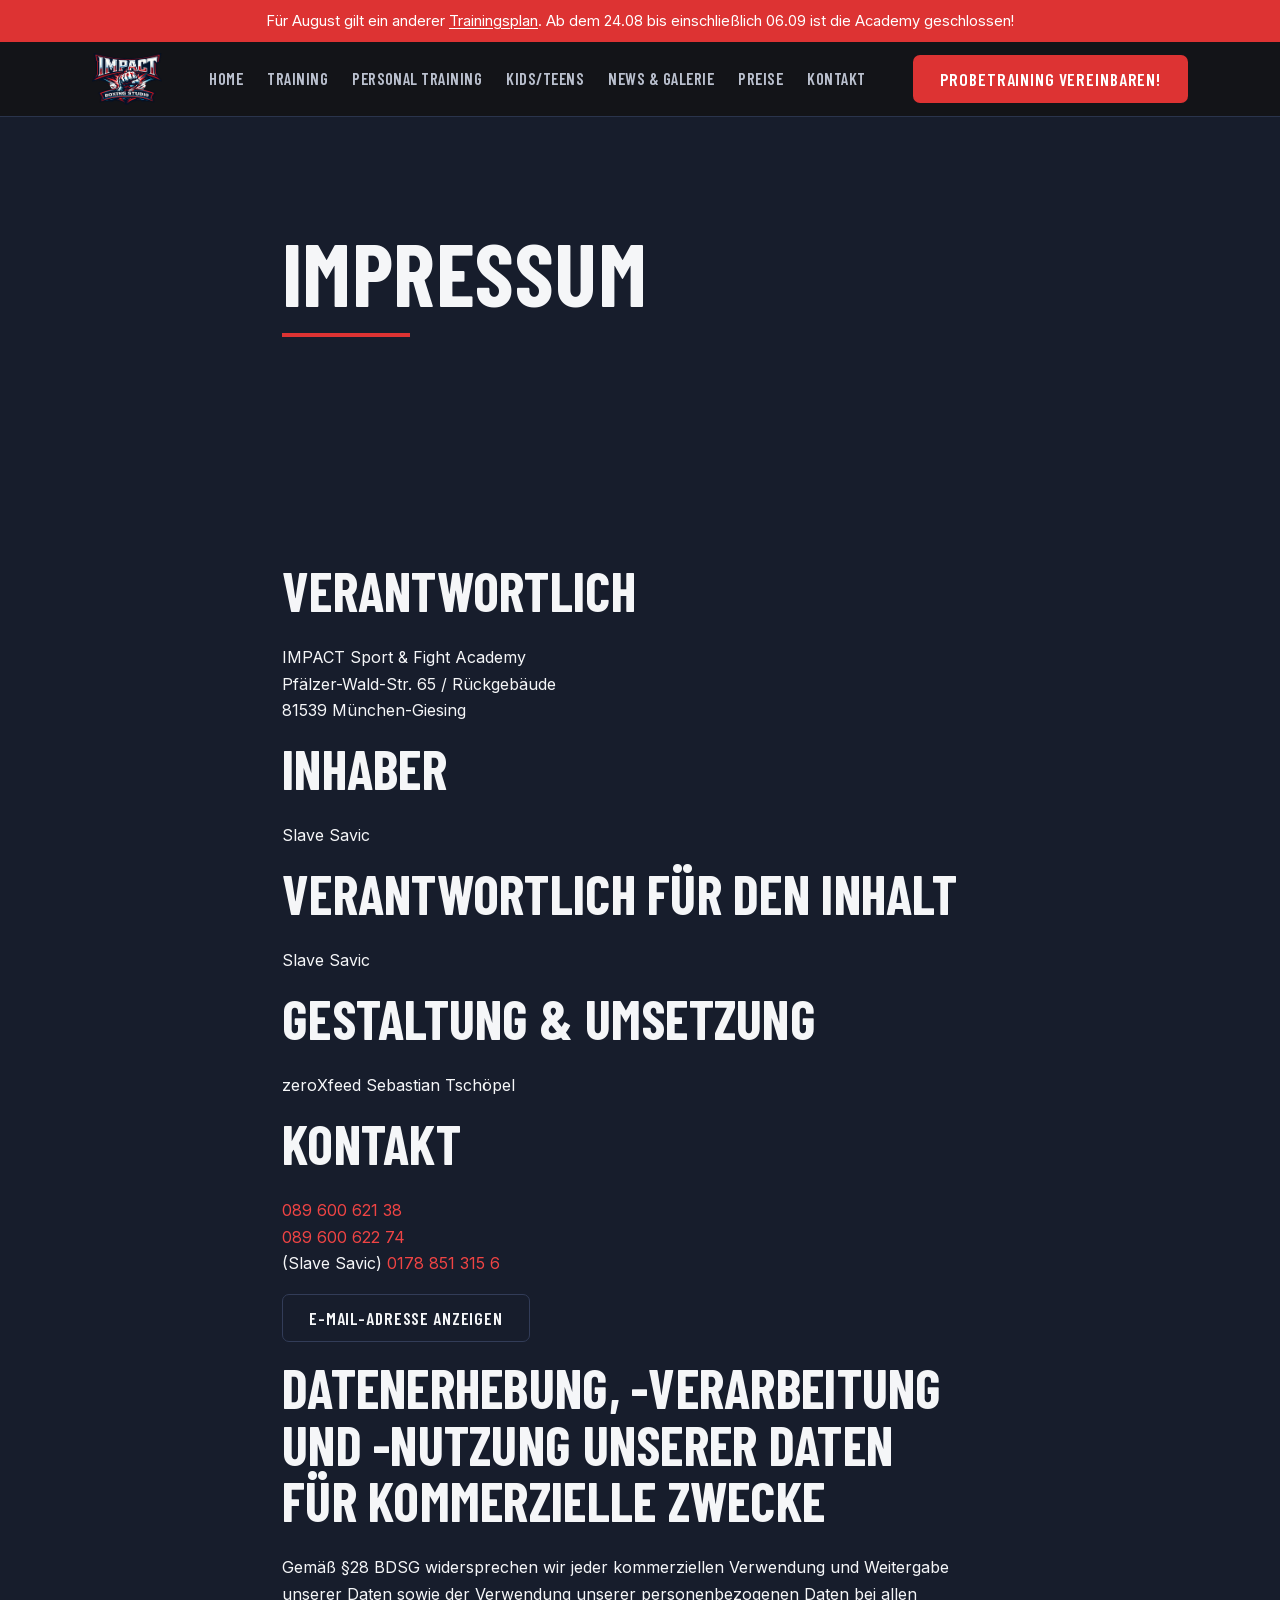
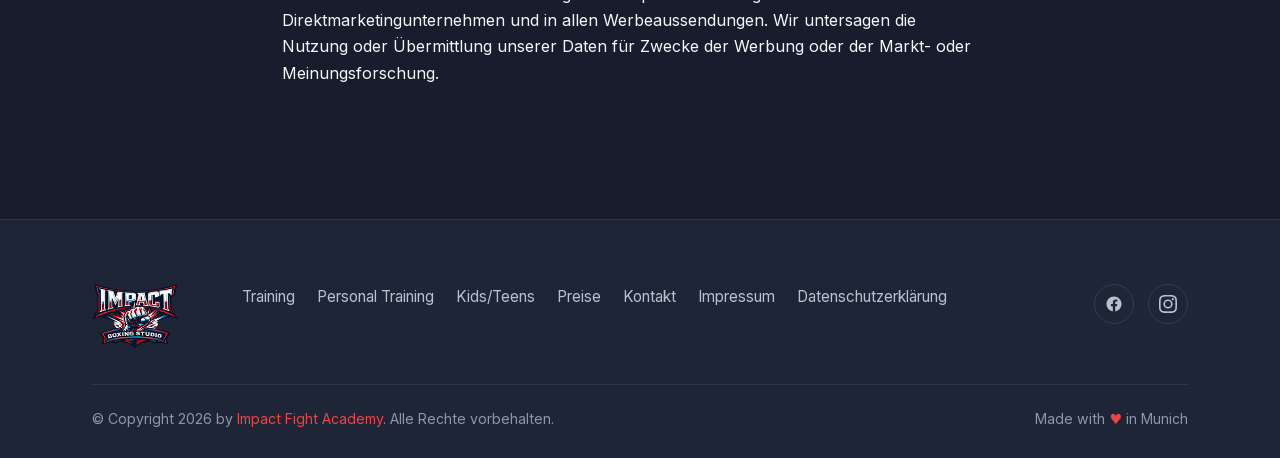
<file: impressum.html>
<!DOCTYPE html>
<html lang="de">
<head>
  <meta charset="utf-8">
  <meta name="viewport" content="width=device-width, initial-scale=1">
  <title>Impressum – Impact Fight Academy</title>
  <meta name="description" content="Impressum der IMPACT Sport &amp; Fight Academy, Pfälzer-Wald-Str. 65, 81539 München-Giesing. Anbieterkennzeichnung, Inhaber und Kontakt.">
  <link rel="icon" type="image/png" href="assets/img/brand/logo-impact-header.png">
  <link rel="stylesheet" href="assets/css/site.css">
</head>
<body>

<div class="alert">
  Für August gilt ein anderer <a href="training.html">Trainingsplan</a>.
  Ab dem 24.08 bis einschließlich 06.09 ist die Academy geschlossen!
</div>

<header class="site-head">
  <div class="wrap bar">
    <a class="brand" href="index.html" aria-label="Impact Fight Academy – Startseite">
      <img src="assets/img/brand/logo-impact-header.png"
           alt="Impact Boxing Studio – Impact Fight Academy München" width="161" height="120">
    </a>
    <button class="nav-toggle" type="button" aria-expanded="false" aria-label="Menü öffnen">
      <svg width="22" height="16" viewBox="0 0 22 16" fill="none" stroke-width="2" stroke-linecap="round">
        <path d="M1 1h20M1 8h20M1 15h20"/>
      </svg>
    </button>
    <nav class="nav" aria-label="Hauptnavigation">
      <a href="index.html">Home</a>
      <a href="training.html">Training</a>
      <a href="personaltraining.html">Personal Training</a>
      <a href="kids_teens.html">Kids/Teens</a>
      <a href="news.html">News &amp; Galerie</a>
      <a href="preise.html">Preise</a>
      <a href="kontakt.html">Kontakt</a>
    </nav>
    <div class="head-cta">
      <a class="btn btn-red" href="probetraining.html">Probetraining vereinbaren!</a>
    </div>
  </div>
</header>

<main>

  <section class="page-hero reveal">
    <div class="wrap-slim">
      <h1>Impressum</h1>
    </div>
  </section>

  <section class="section reveal">
    <div class="wrap-slim">

      <h2>Verantwortlich</h2>
      <p>
        IMPACT Sport &amp; Fight Academy<br>
        Pfälzer-Wald-Str. 65 / Rückgebäude<br>
        81539 München-Giesing
      </p>

      <h2>Inhaber</h2>
      <p>Slave Savic</p>

      <h2>Verantwortlich für den Inhalt</h2>
      <p>Slave Savic</p>

      <h2>Gestaltung &amp; Umsetzung</h2>
      <p>zeroXfeed Sebastian Tschöpel</p>

      <h2>Kontakt</h2>
      <p>
        <a href="tel:+498960062138">089 600 621 38</a><br>
        <a href="tel:+498960062274">089 600 622 74</a><br>
        (Slave Savic) <a href="tel:+491788513156">0178 851 315 6</a>
      </p>
      <p>
        <button class="btn btn-line" type="button"
                data-email-user="info" data-email-domain="impact-fightacademy.de">
          E-Mail-Adresse anzeigen
        </button>
      </p>

      <h2>Datenerhebung, -verarbeitung und -nutzung unserer Daten für kommerzielle Zwecke</h2>
      <p>
        Gemäß §28 BDSG widersprechen wir jeder kommerziellen Verwendung und Weitergabe
        unserer Daten sowie der Verwendung unserer personenbezogenen Daten bei allen
        Direktmarketingunternehmen und in allen Werbeaussendungen. Wir untersagen die
        Nutzung oder Übermittlung unserer Daten für Zwecke der Werbung oder der Markt-
        oder Meinungsforschung.
      </p>

    </div>
  </section>

</main>

<footer class="site-foot">
  <div class="wrap">
    <div class="cols">
      <a class="brand" href="index.html" aria-label="Impact Fight Academy – Startseite">
        <img src="assets/img/brand/logo-impact-header.png" alt="Impact Boxing Studio" width="161" height="120">
      </a>
      <nav aria-label="Fußzeile">
        <a href="training.html">Training</a>
        <a href="personaltraining.html">Personal Training</a>
        <a href="kids_teens.html">Kids/Teens</a>
        <a href="preise.html">Preise</a>
        <a href="kontakt.html">Kontakt</a>
        <a href="impressum.html" aria-current="page">Impressum</a>
        <a href="datenschutz.html">Datenschutzerklärung</a>
      </nav>
      <div class="social">
        <a href="https://www.facebook.com/Impact-Fightacademy-172624519148/" aria-label="Facebook" title="Facebook">
          <svg viewBox="0 0 24 24" aria-hidden="true"><path d="M22 12c0-5.52-4.48-10-10-10S2 6.48 2 12c0 4.99 3.66 9.13 8.44 9.88v-6.99H7.9V12h2.54V9.8c0-2.5 1.49-3.89 3.78-3.89 1.09 0 2.24.2 2.24.2v2.46h-1.26c-1.24 0-1.63.77-1.63 1.56V12h2.77l-.44 2.89h-2.33v6.99C18.34 21.13 22 16.99 22 12Z"/></svg>
        </a>
        <a href="https://www.instagram.com/impactfightacademy/" aria-label="Instagram" title="Instagram">
          <svg viewBox="0 0 24 24" aria-hidden="true"><path d="M12 2.16c3.2 0 3.58.01 4.85.07 1.17.05 1.8.25 2.23.41.56.22.96.48 1.38.9.42.42.68.82.9 1.38.16.42.36 1.06.41 2.23.06 1.27.07 1.65.07 4.85s-.01 3.58-.07 4.85c-.05 1.17-.25 1.8-.41 2.23a3.7 3.7 0 0 1-.9 1.38c-.42.42-.82.68-1.38.9-.42.16-1.06.36-2.23.41-1.27.06-1.65.07-4.85.07s-3.58-.01-4.85-.07c-1.17-.05-1.8-.25-2.23-.41a3.7 3.7 0 0 1-1.38-.9 3.7 3.7 0 0 1-.9-1.38c-.16-.42-.36-1.06-.41-2.23-.06-1.27-.07-1.65-.07-4.85s.01-3.58.07-4.85c.05-1.17.25-1.8.41-2.23.22-.56.48-.96.9-1.38.42-.42.82-.68 1.38-.9.42-.16 1.06-.36 2.23-.41 1.27-.06 1.65-.07 4.85-.07M12 0C8.74 0 8.33.01 7.05.07 5.78.13 4.9.33 4.14.63a5.9 5.9 0 0 0-2.13 1.38A5.9 5.9 0 0 0 .63 4.14C.33 4.9.13 5.78.07 7.05.01 8.33 0 8.74 0 12s.01 3.67.07 4.95c.06 1.27.26 2.15.56 2.91.31.79.72 1.46 1.38 2.13a5.9 5.9 0 0 0 2.13 1.38c.76.3 1.64.5 2.91.56 1.28.06 1.69.07 4.95.07s3.67-.01 4.95-.07c1.27-.06 2.15-.26 2.91-.56a5.9 5.9 0 0 0 2.13-1.38 5.9 5.9 0 0 0 1.38-2.13c.3-.76.5-1.64.56-2.91.06-1.28.07-1.69.07-4.95s-.01-3.67-.07-4.95c-.06-1.27-.26-2.15-.56-2.91a5.9 5.9 0 0 0-1.38-2.13A5.9 5.9 0 0 0 19.86.63c-.76-.3-1.64-.5-2.91-.56C15.67.01 15.26 0 12 0Zm0 5.84A6.16 6.16 0 1 0 18.16 12 6.16 6.16 0 0 0 12 5.84Zm0 10.16A4 4 0 1 1 16 12a4 4 0 0 1-4 4Zm6.4-11.85a1.44 1.44 0 1 1-1.44 1.44 1.44 1.44 0 0 1 1.44-1.44Z"/></svg>
        </a>
      </div>
    </div>
    <div class="fine">
      <span>© Copyright 2026 by <a href="index.html">Impact Fight Academy</a>. Alle Rechte vorbehalten.</span>
      <span>Made with <span class="heart">&hearts;</span> in Munich</span>
    </div>
  </div>
</footer>

<script src="assets/js/site.js"></script>
</body>
</html>
</file>
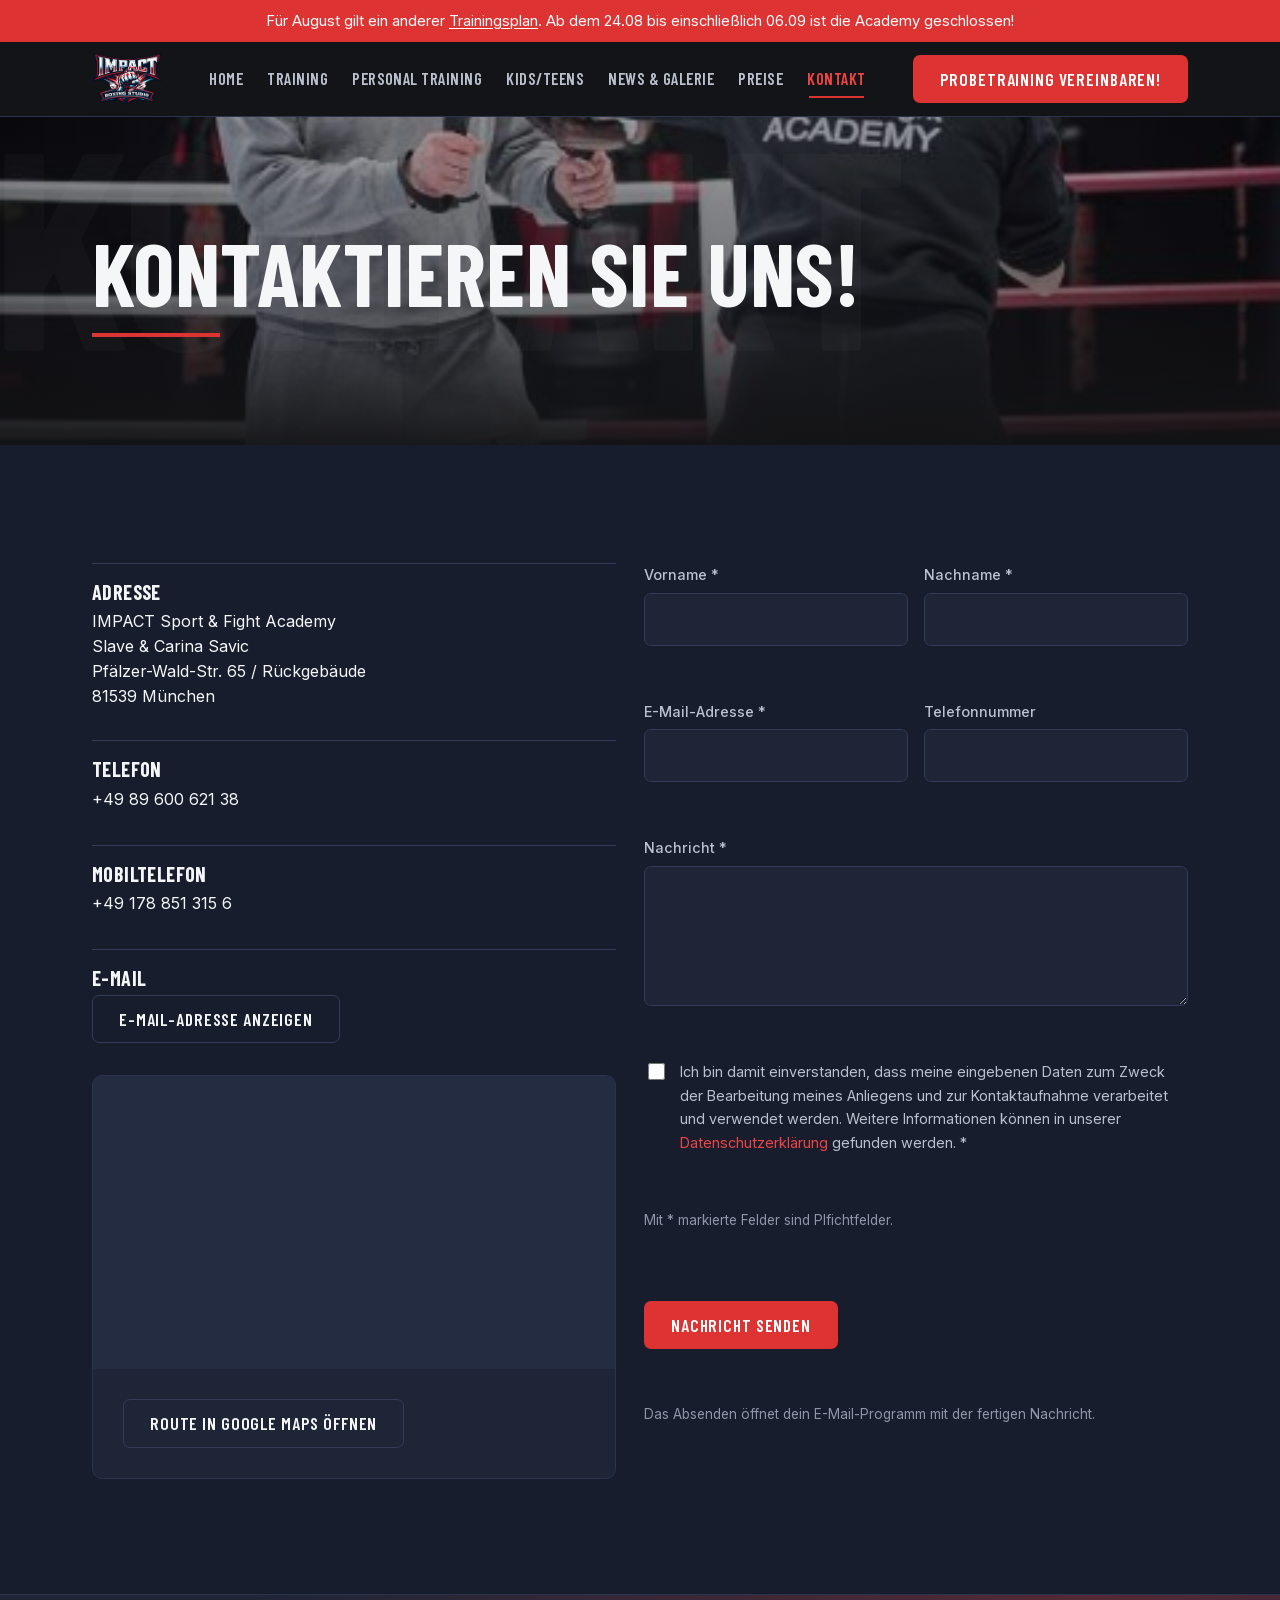
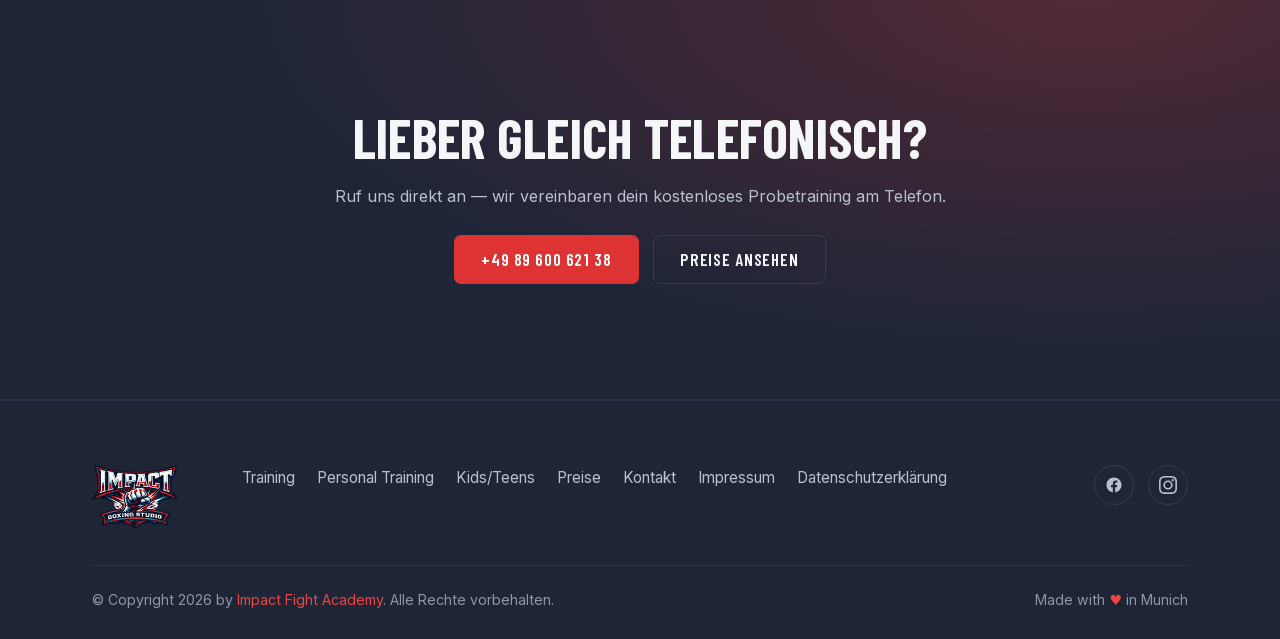
<file: kontakt.html>
<!DOCTYPE html>
<html lang="de">
<head>
  <meta charset="utf-8">
  <meta name="viewport" content="width=device-width, initial-scale=1">
  <title>Kontakt – Impact Fight Academy</title>
  <meta name="description" content="Kontaktieren Sie die IMPACT Sport &amp; Fight Academy in München-Giesing: Pfälzer-Wald-Str. 65 / Rückgebäude, 81539 München — Telefon, E-Mail und Kontaktformular.">
  <link rel="icon" type="image/png" href="assets/img/brand/logo-impact-header.png">
  <link rel="stylesheet" href="assets/css/site.css">
</head>
<body>

<div class="alert">
  Für August gilt ein anderer <a href="training.html">Trainingsplan</a>.
  Ab dem 24.08 bis einschließlich 06.09 ist die Academy geschlossen!
</div>

<header class="site-head">
  <div class="wrap bar">
    <a class="brand" href="index.html" aria-label="Impact Fight Academy – Startseite">
      <img src="assets/img/brand/logo-impact-header.png"
           alt="Impact Boxing Studio – Impact Fight Academy München" width="161" height="120">
    </a>
    <button class="nav-toggle" type="button" aria-expanded="false" aria-label="Menü öffnen">
      <svg width="22" height="16" viewBox="0 0 22 16" fill="none" stroke-width="2" stroke-linecap="round">
        <path d="M1 1h20M1 8h20M1 15h20"/>
      </svg>
    </button>
    <nav class="nav" aria-label="Hauptnavigation">
      <a href="index.html">Home</a>
      <a href="training.html">Training</a>
      <a href="personaltraining.html">Personal Training</a>
      <a href="kids_teens.html">Kids/Teens</a>
      <a href="news.html">News &amp; Galerie</a>
      <a href="preise.html">Preise</a>
      <a href="kontakt.html" aria-current="page">Kontakt</a>
    </nav>
    <div class="head-cta">
      <a class="btn btn-red" href="probetraining.html">Probetraining vereinbaren!</a>
    </div>
  </div>
</header>

<main>

  <section class="page-hero wall reveal">
    <div class="hero-media px" data-px="0.10">
      <img src="assets/img/gym/gym01.jpeg" alt="" loading="eager">
    </div>
    <span class="bg-word fill px" data-px="0.08" aria-hidden="true" style="top:-0.05em;left:-0.03em;">KONTAKT</span>
    <div class="wrap">
      <h1>Kontaktieren Sie uns!</h1>
    </div>
  </section>

  <section class="section reveal">
    <div class="wrap">
      <div class="grid grid-2">

        <div class="stack contact-list">
          <div class="text-block">
            <h4>Adresse</h4>
            <address>
              IMPACT Sport &amp; Fight Academy<br>
              Slave &amp; Carina Savic<br>
              Pfälzer-Wald-Str. 65 / Rückgebäude<br>
              81539 München
            </address>
          </div>
          <div class="text-block">
            <h4>Telefon</h4>
            <p><a href="tel:+498960062138">+49 89 600 621 38</a></p>
          </div>
          <div class="text-block">
            <h4>Mobiltelefon</h4>
            <p><a href="tel:+491788513156">+49 178 851 315 6</a></p>
          </div>
          <div class="text-block">
            <h4>E-Mail</h4>
            <button class="btn btn-line" type="button"
                    data-email-user="info" data-email-domain="impact-fightacademy.de">
              E-Mail-Adresse anzeigen
            </button>
          </div>
          <div class="map-cta">
            <div class="map-cta-map">
              <iframe src="https://www.google.com/maps?q=Pf%C3%A4lzer-Wald-Str.+65,+81539+M%C3%BCnchen&amp;output=embed"
                      title="Impact Fight Academy auf Google Maps" loading="lazy"
                      referrerpolicy="no-referrer-when-downgrade"></iframe>
            </div>
            <div class="map-cta-body">
              <a class="btn btn-line" href="https://www.google.com/maps/search/?api=1&amp;query=Pf%C3%A4lzer-Wald-Str.+65%2C+81539+M%C3%BCnchen" target="_blank" rel="noopener">Route in Google Maps öffnen</a>
            </div>
          </div>
        </div>

        <form class="form-grid" data-mailform="info@impact-fightacademy.de">
          <div class="field">
            <label for="vorname">Vorname *</label>
            <input type="text" id="vorname" name="vorname" autocomplete="given-name" required>
          </div>
          <div class="field">
            <label for="nachname">Nachname *</label>
            <input type="text" id="nachname" name="nachname" autocomplete="family-name" required>
          </div>
          <div class="field">
            <label for="email">E-Mail-Adresse *</label>
            <input type="email" id="email" name="email" autocomplete="email" required>
          </div>
          <div class="field">
            <label for="telefon">Telefonnummer</label>
            <input type="tel" id="telefon" name="telefon" autocomplete="tel">
          </div>
          <div class="field field-full">
            <label for="nachricht">Nachricht *</label>
            <textarea id="nachricht" name="nachricht" required></textarea>
          </div>
          <label class="check field-full">
            <input type="checkbox" required>
            <span>Ich bin damit einverstanden, dass meine eingebenen Daten zum Zweck
              der Bearbeitung meines Anliegens und zur Kontaktaufnahme verarbeitet
              und verwendet werden. Weitere Informationen können in unserer
              <a href="datenschutz.html">Datenschutzerklärung</a> gefunden werden. *</span>
          </label>
          <p class="form-note field-full">Mit * markierte Felder sind Plfichtfelder.</p>
          <div class="field-full">
            <button class="btn btn-red" type="submit">Nachricht senden</button>
          </div>
          <p class="form-note field-full">Das Absenden öffnet dein E-Mail-Programm mit der fertigen Nachricht.</p>
        </form>

      </div>
    </div>
  </section>

  <section class="section cta-band reveal">
    <div class="wrap">
      <h2>Lieber gleich telefonisch?</h2>
      <p>Ruf uns direkt an — wir vereinbaren dein kostenloses Probetraining am Telefon.</p>
      <div class="actions">
        <a class="btn btn-red" href="tel:+498960062138">+49 89 600 621 38</a>
        <a class="btn btn-line" href="preise.html">Preise ansehen</a>
      </div>
    </div>
  </section>

</main>

<footer class="site-foot">
  <div class="wrap">
    <div class="cols">
      <a class="brand" href="index.html" aria-label="Impact Fight Academy – Startseite">
        <img src="assets/img/brand/logo-impact-header.png" alt="Impact Boxing Studio" width="161" height="120">
      </a>
      <nav aria-label="Fußzeile">
        <a href="training.html">Training</a>
        <a href="personaltraining.html">Personal Training</a>
        <a href="kids_teens.html">Kids/Teens</a>
        <a href="preise.html">Preise</a>
        <a href="kontakt.html">Kontakt</a>
        <a href="impressum.html">Impressum</a>
        <a href="datenschutz.html">Datenschutzerklärung</a>
      </nav>
      <div class="social">
        <a href="https://www.facebook.com/Impact-Fightacademy-172624519148/" aria-label="Facebook" title="Facebook">
          <svg viewBox="0 0 24 24" aria-hidden="true"><path d="M22 12c0-5.52-4.48-10-10-10S2 6.48 2 12c0 4.99 3.66 9.13 8.44 9.88v-6.99H7.9V12h2.54V9.8c0-2.5 1.49-3.89 3.78-3.89 1.09 0 2.24.2 2.24.2v2.46h-1.26c-1.24 0-1.63.77-1.63 1.56V12h2.77l-.44 2.89h-2.33v6.99C18.34 21.13 22 16.99 22 12Z"/></svg>
        </a>
        <a href="https://www.instagram.com/impactfightacademy/" aria-label="Instagram" title="Instagram">
          <svg viewBox="0 0 24 24" aria-hidden="true"><path d="M12 2.16c3.2 0 3.58.01 4.85.07 1.17.05 1.8.25 2.23.41.56.22.96.48 1.38.9.42.42.68.82.9 1.38.16.42.36 1.06.41 2.23.06 1.27.07 1.65.07 4.85s-.01 3.58-.07 4.85c-.05 1.17-.25 1.8-.41 2.23a3.7 3.7 0 0 1-.9 1.38c-.42.42-.82.68-1.38.9-.42.16-1.06.36-2.23.41-1.27.06-1.65.07-4.85.07s-3.58-.01-4.85-.07c-1.17-.05-1.8-.25-2.23-.41a3.7 3.7 0 0 1-1.38-.9 3.7 3.7 0 0 1-.9-1.38c-.16-.42-.36-1.06-.41-2.23-.06-1.27-.07-1.65-.07-4.85s.01-3.58.07-4.85c.05-1.17.25-1.8.41-2.23.22-.56.48-.96.9-1.38.42-.42.82-.68 1.38-.9.42-.16 1.06-.36 2.23-.41 1.27-.06 1.65-.07 4.85-.07M12 0C8.74 0 8.33.01 7.05.07 5.78.13 4.9.33 4.14.63a5.9 5.9 0 0 0-2.13 1.38A5.9 5.9 0 0 0 .63 4.14C.33 4.9.13 5.78.07 7.05.01 8.33 0 8.74 0 12s.01 3.67.07 4.95c.06 1.27.26 2.15.56 2.91.31.79.72 1.46 1.38 2.13a5.9 5.9 0 0 0 2.13 1.38c.76.3 1.64.5 2.91.56 1.28.06 1.69.07 4.95.07s3.67-.01 4.95-.07c1.27-.06 2.15-.26 2.91-.56a5.9 5.9 0 0 0 2.13-1.38 5.9 5.9 0 0 0 1.38-2.13c.3-.76.5-1.64.56-2.91.06-1.28.07-1.69.07-4.95s-.01-3.67-.07-4.95c-.06-1.27-.26-2.15-.56-2.91a5.9 5.9 0 0 0-1.38-2.13A5.9 5.9 0 0 0 19.86.63c-.76-.3-1.64-.5-2.91-.56C15.67.01 15.26 0 12 0Zm0 5.84A6.16 6.16 0 1 0 18.16 12 6.16 6.16 0 0 0 12 5.84Zm0 10.16A4 4 0 1 1 16 12a4 4 0 0 1-4 4Zm6.4-11.85a1.44 1.44 0 1 1-1.44 1.44 1.44 1.44 0 0 1 1.44-1.44Z"/></svg>
        </a>
      </div>
    </div>
    <div class="fine">
      <span>© Copyright 2026 by <a href="index.html">Impact Fight Academy</a>. Alle Rechte vorbehalten.</span>
      <span>Made with <span class="heart">&hearts;</span> in Munich</span>
    </div>
  </div>
</footer>

<script src="assets/js/site.js"></script>
</body>
</html>
</file>
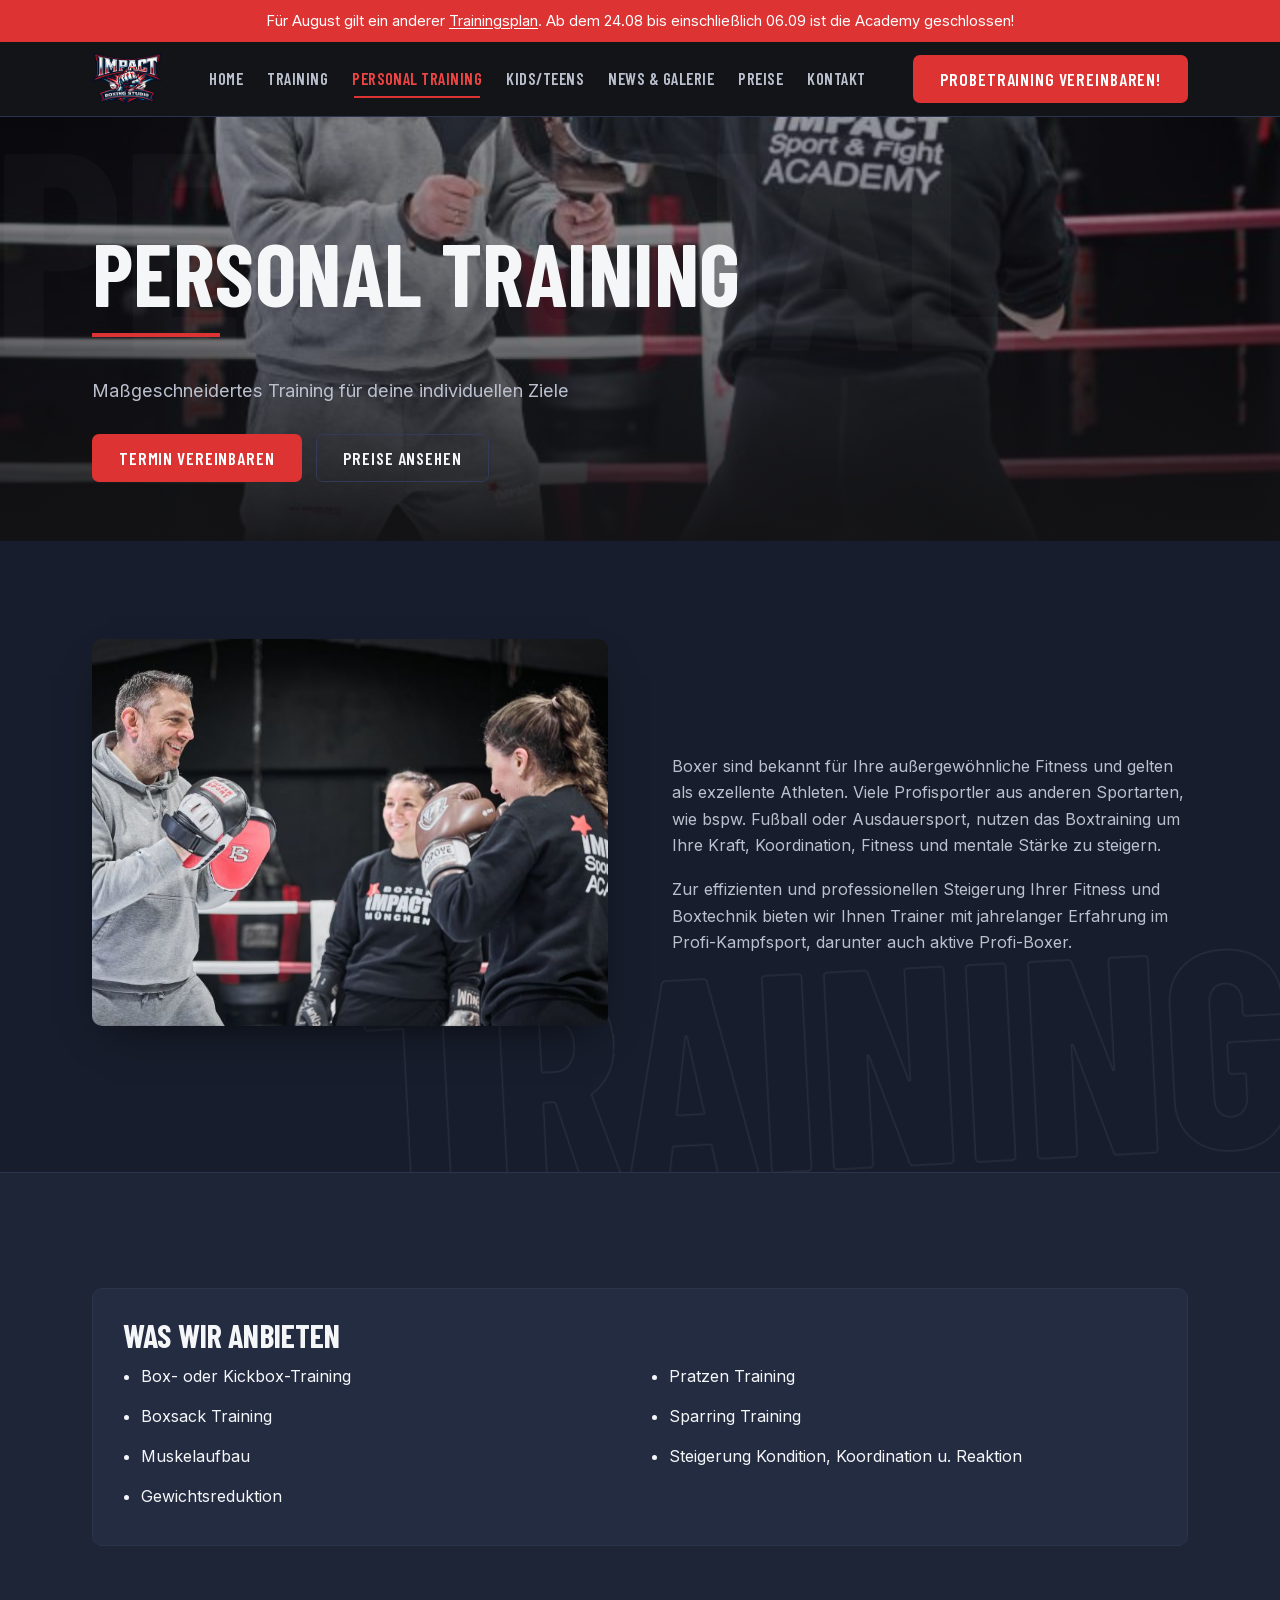
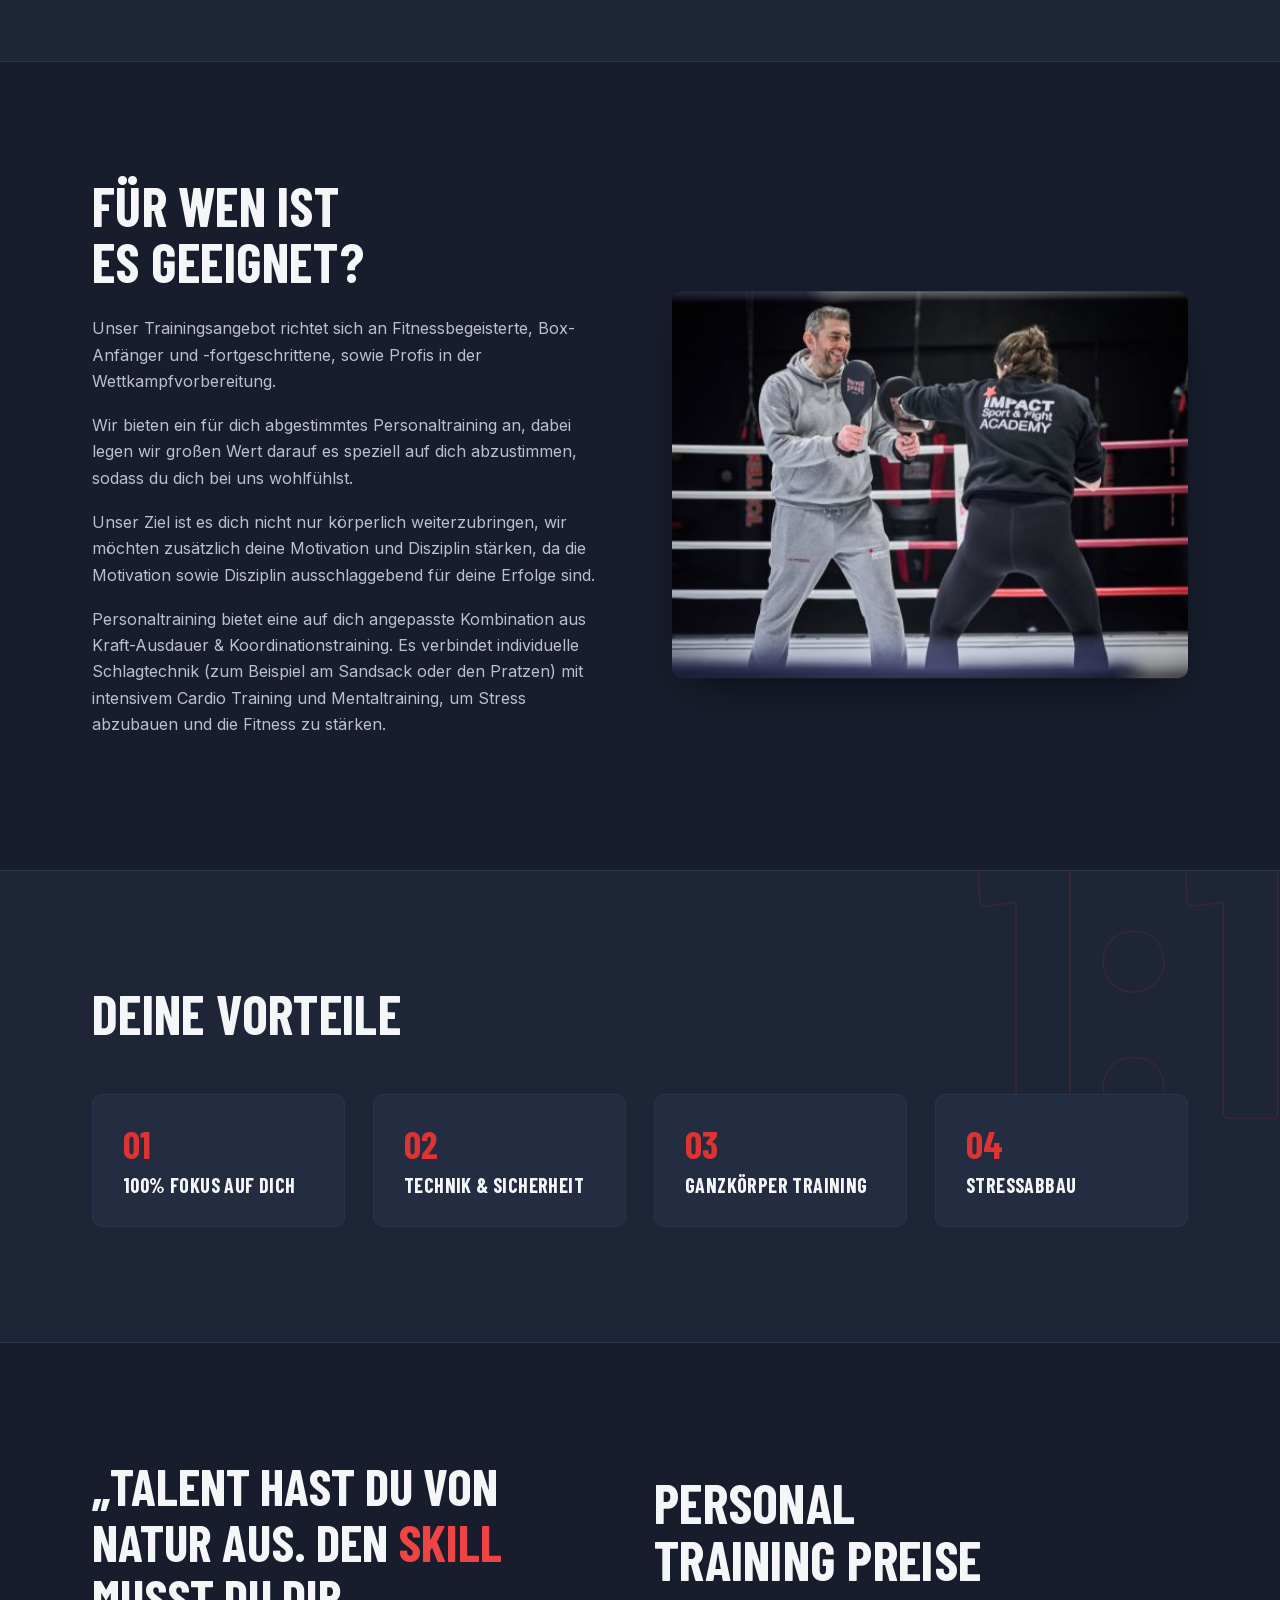
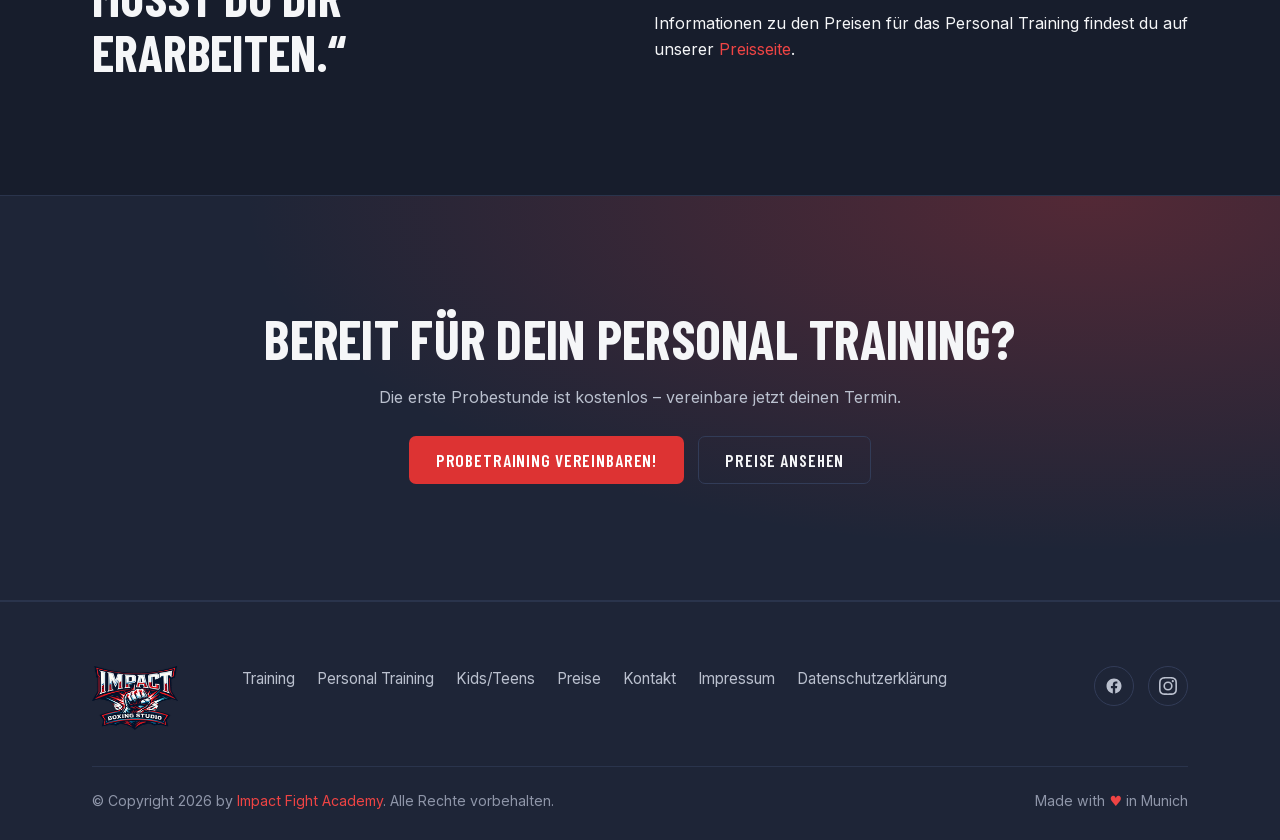
<file: personaltraining.html>
<!DOCTYPE html>
<html lang="de">
<head>
  <meta charset="utf-8">
  <meta name="viewport" content="width=device-width, initial-scale=1">
  <title>Personal Training – Impact Fight Academy</title>
  <meta name="description" content="Personal Training in der Impact Fight Academy München-Giesing: Box- und Kickbox-Training, maßgeschneidert auf deine Ziele – mit Trainern aus dem Profi-Kampfsport. Jetzt Termin vereinbaren.">
  <link rel="icon" type="image/png" href="assets/img/brand/logo-impact-header.png">
  <link rel="stylesheet" href="assets/css/site.css">
</head>
<body>

<div class="alert">
  Für August gilt ein anderer <a href="training.html">Trainingsplan</a>.
  Ab dem 24.08 bis einschließlich 06.09 ist die Academy geschlossen!
</div>

<header class="site-head">
  <div class="wrap bar">
    <a class="brand" href="index.html" aria-label="Impact Fight Academy – Startseite">
      <img src="assets/img/brand/logo-impact-header.png"
           alt="Impact Boxing Studio – Impact Fight Academy München" width="161" height="120">
    </a>
    <button class="nav-toggle" type="button" aria-expanded="false" aria-label="Menü öffnen">
      <svg width="22" height="16" viewBox="0 0 22 16" fill="none" stroke-width="2" stroke-linecap="round">
        <path d="M1 1h20M1 8h20M1 15h20"/>
      </svg>
    </button>
    <nav class="nav" aria-label="Hauptnavigation">
      <a href="index.html">Home</a>
      <a href="training.html">Training</a>
      <a href="personaltraining.html" aria-current="page">Personal Training</a>
      <a href="kids_teens.html">Kids/Teens</a>
      <a href="news.html">News &amp; Galerie</a>
      <a href="preise.html">Preise</a>
      <a href="kontakt.html">Kontakt</a>
    </nav>
    <div class="head-cta">
      <a class="btn btn-red" href="probetraining.html">Probetraining vereinbaren!</a>
    </div>
  </div>
</header>

<main>

  <section class="page-hero wall reveal">
    <div class="hero-media px" data-px="0.10">
      <img src="assets/img/gym/gym02.jpeg" alt="" loading="eager">
    </div>
    <span class="bg-word fill px" data-px="0.08" aria-hidden="true"
          style="top:-0.05em;left:-0.03em;">PERSONAL</span>
    <div class="wrap">
      <h1>Personal Training</h1>
      <p class="lead">Maßgeschneidertes Training für deine individuellen Ziele</p>
      <div class="actions">
        <a class="btn btn-red" href="probetraining.html">Termin vereinbaren</a>
        <a class="btn btn-line" href="preise.html">Preise ansehen</a>
      </div>
    </div>
  </section>

  <section class="section wall reveal">
    <span class="bg-word px" data-px="0.05" aria-hidden="true"
          style="bottom:-0.12em;right:-0.04em;--tilt:-3deg;">TRAINING</span>
    <div class="wrap">
      <div class="split">
        <div class="split-media px" data-px="0.08">
          <img src="assets/img/gym/gym03.jpeg" alt="" loading="lazy">
        </div>
        <div class="split-body">
          <p>Boxer sind bekannt für Ihre außergewöhnliche Fitness und gelten als
          exzellente Athleten. Viele Profisportler aus anderen Sportarten, wie bspw.
          Fußball oder Ausdauersport, nutzen das Boxtraining um Ihre Kraft,
          Koordination, Fitness und mentale Stärke zu steigern.</p>
          <p>Zur effizienten und professionellen Steigerung Ihrer Fitness und
          Boxtechnik bieten wir Ihnen Trainer mit jahrelanger Erfahrung im
          Profi-Kampfsport, darunter auch aktive Profi-Boxer.</p>
        </div>
      </div>
    </div>
  </section>

  <section class="section section-raise reveal">
    <div class="wrap">
      <div class="card">
        <h3>Was wir anbieten</h3>
        <ul class="list-2col">
          <li>Box- oder Kickbox-Training</li>
          <li>Pratzen Training</li>
          <li>Boxsack Training</li>
          <li>Sparring Training</li>
          <li>Muskelaufbau</li>
          <li>Steigerung Kondition, Koordination u. Reaktion</li>
          <li>Gewichtsreduktion</li>
        </ul>
      </div>
    </div>
  </section>

  <section class="section reveal">
    <div class="wrap">
      <div class="split split-rev">
        <div class="split-media px" data-px="0.08">
          <img src="assets/img/gym/gym01.jpeg" alt="" loading="lazy">
        </div>
        <div class="split-body">
          <h2>Für wen ist es geeignet?</h2>
          <p>Unser Trainingsangebot richtet sich an Fitnessbegeisterte, Box-Anfänger
          und -fortgeschrittene, sowie Profis in der Wettkampfvorbereitung.</p>
          <p>Wir bieten ein für dich abgestimmtes Personaltraining an, dabei legen wir
          großen Wert darauf es speziell auf dich abzustimmen, sodass du dich bei uns
          wohlfühlst.</p>
          <p>Unser Ziel ist es dich nicht nur körperlich weiterzubringen, wir möchten
          zusätzlich deine Motivation und Disziplin stärken, da die Motivation sowie
          Disziplin ausschlaggebend für deine Erfolge sind.</p>
          <p>Personaltraining bietet eine auf dich angepasste Kombination aus
          Kraft-Ausdauer &amp; Koordinationstraining. Es verbindet individuelle
          Schlagtechnik (zum Beispiel am Sandsack oder den Pratzen) mit intensivem
          Cardio Training und Mentaltraining, um Stress abzubauen und die Fitness zu
          stärken.</p>
        </div>
      </div>
    </div>
  </section>

  <section class="section section-raise wall reveal">
    <span class="bg-word red px" data-px="-0.07" aria-hidden="true"
          style="top:-0.08em;right:-0.02em;font-size:clamp(9rem,30vw,26rem);">1:1</span>
    <div class="wrap">
      <div class="section-head">
        <h2>Deine Vorteile</h2>
      </div>
      <div class="grid grid-4">
        <div class="card num-card">
          <span class="n" aria-hidden="true">01</span>
          <h4>100% Fokus auf dich</h4>
        </div>
        <div class="card num-card">
          <span class="n" aria-hidden="true">02</span>
          <h4>Technik &amp; Sicherheit</h4>
        </div>
        <div class="card num-card">
          <span class="n" aria-hidden="true">03</span>
          <h4>Ganzkörper Training</h4>
        </div>
        <div class="card num-card">
          <span class="n" aria-hidden="true">04</span>
          <h4>Stressabbau</h4>
        </div>
      </div>
    </div>
  </section>

  <section class="section reveal">
    <div class="wrap">
      <div class="grid grid-2 quote-price">
        <p class="quote-wall">„Talent hast du von Natur aus. Den <span class="mark">Skill</span> musst du dir erarbeiten.“</p>
        <div>
          <h2>Personal Training Preise</h2>
          <p>Informationen zu den Preisen für das Personal Training findest du auf
          unserer <a href="preise.html">Preisseite</a>.</p>
        </div>
      </div>
    </div>
  </section>

  <section class="section cta-band reveal">
    <div class="wrap">
      <h2>Bereit für dein Personal Training?</h2>
      <p>Die erste Probestunde ist kostenlos – vereinbare jetzt deinen Termin.</p>
      <div class="actions">
        <a class="btn btn-red" href="probetraining.html">Probetraining vereinbaren!</a>
        <a class="btn btn-line" href="preise.html">Preise ansehen</a>
      </div>
    </div>
  </section>

</main>

<footer class="site-foot">
  <div class="wrap">
    <div class="cols">
      <a class="brand" href="index.html" aria-label="Impact Fight Academy – Startseite">
        <img src="assets/img/brand/logo-impact-header.png" alt="Impact Boxing Studio" width="161" height="120">
      </a>
      <nav aria-label="Fußzeile">
        <a href="training.html">Training</a>
        <a href="personaltraining.html">Personal Training</a>
        <a href="kids_teens.html">Kids/Teens</a>
        <a href="preise.html">Preise</a>
        <a href="kontakt.html">Kontakt</a>
        <a href="impressum.html">Impressum</a>
        <a href="datenschutz.html">Datenschutzerklärung</a>
      </nav>
      <div class="social">
        <a href="https://www.facebook.com/Impact-Fightacademy-172624519148/" aria-label="Facebook" title="Facebook">
          <svg viewBox="0 0 24 24" aria-hidden="true"><path d="M22 12c0-5.52-4.48-10-10-10S2 6.48 2 12c0 4.99 3.66 9.13 8.44 9.88v-6.99H7.9V12h2.54V9.8c0-2.5 1.49-3.89 3.78-3.89 1.09 0 2.24.2 2.24.2v2.46h-1.26c-1.24 0-1.63.77-1.63 1.56V12h2.77l-.44 2.89h-2.33v6.99C18.34 21.13 22 16.99 22 12Z"/></svg>
        </a>
        <a href="https://www.instagram.com/impactfightacademy/" aria-label="Instagram" title="Instagram">
          <svg viewBox="0 0 24 24" aria-hidden="true"><path d="M12 2.16c3.2 0 3.58.01 4.85.07 1.17.05 1.8.25 2.23.41.56.22.96.48 1.38.9.42.42.68.82.9 1.38.16.42.36 1.06.41 2.23.06 1.27.07 1.65.07 4.85s-.01 3.58-.07 4.85c-.05 1.17-.25 1.8-.41 2.23a3.7 3.7 0 0 1-.9 1.38c-.42.42-.82.68-1.38.9-.42.16-1.06.36-2.23.41-1.27.06-1.65.07-4.85.07s-3.58-.01-4.85-.07c-1.17-.05-1.8-.25-2.23-.41a3.7 3.7 0 0 1-1.38-.9 3.7 3.7 0 0 1-.9-1.38c-.16-.42-.36-1.06-.41-2.23-.06-1.27-.07-1.65-.07-4.85s.01-3.58.07-4.85c.05-1.17.25-1.8.41-2.23.22-.56.48-.96.9-1.38.42-.42.82-.68 1.38-.9.42-.16 1.06-.36 2.23-.41 1.27-.06 1.65-.07 4.85-.07M12 0C8.74 0 8.33.01 7.05.07 5.78.13 4.9.33 4.14.63a5.9 5.9 0 0 0-2.13 1.38A5.9 5.9 0 0 0 .63 4.14C.33 4.9.13 5.78.07 7.05.01 8.33 0 8.74 0 12s.01 3.67.07 4.95c.06 1.27.26 2.15.56 2.91.31.79.72 1.46 1.38 2.13a5.9 5.9 0 0 0 2.13 1.38c.76.3 1.64.5 2.91.56 1.28.06 1.69.07 4.95.07s3.67-.01 4.95-.07c1.27-.06 2.15-.26 2.91-.56a5.9 5.9 0 0 0 2.13-1.38 5.9 5.9 0 0 0 1.38-2.13c.3-.76.5-1.64.56-2.91.06-1.28.07-1.69.07-4.95s-.01-3.67-.07-4.95c-.06-1.27-.26-2.15-.56-2.91a5.9 5.9 0 0 0-1.38-2.13A5.9 5.9 0 0 0 19.86.63c-.76-.3-1.64-.5-2.91-.56C15.67.01 15.26 0 12 0Zm0 5.84A6.16 6.16 0 1 0 18.16 12 6.16 6.16 0 0 0 12 5.84Zm0 10.16A4 4 0 1 1 16 12a4 4 0 0 1-4 4Zm6.4-11.85a1.44 1.44 0 1 1-1.44 1.44 1.44 1.44 0 0 1 1.44-1.44Z"/></svg>
        </a>
      </div>
    </div>
    <div class="fine">
      <span>© Copyright 2026 by <a href="index.html">Impact Fight Academy</a>. Alle Rechte vorbehalten.</span>
      <span>Made with <span class="heart">&hearts;</span> in Munich</span>
    </div>
  </div>
</footer>

<script src="assets/js/site.js"></script>
</body>
</html>
</file>
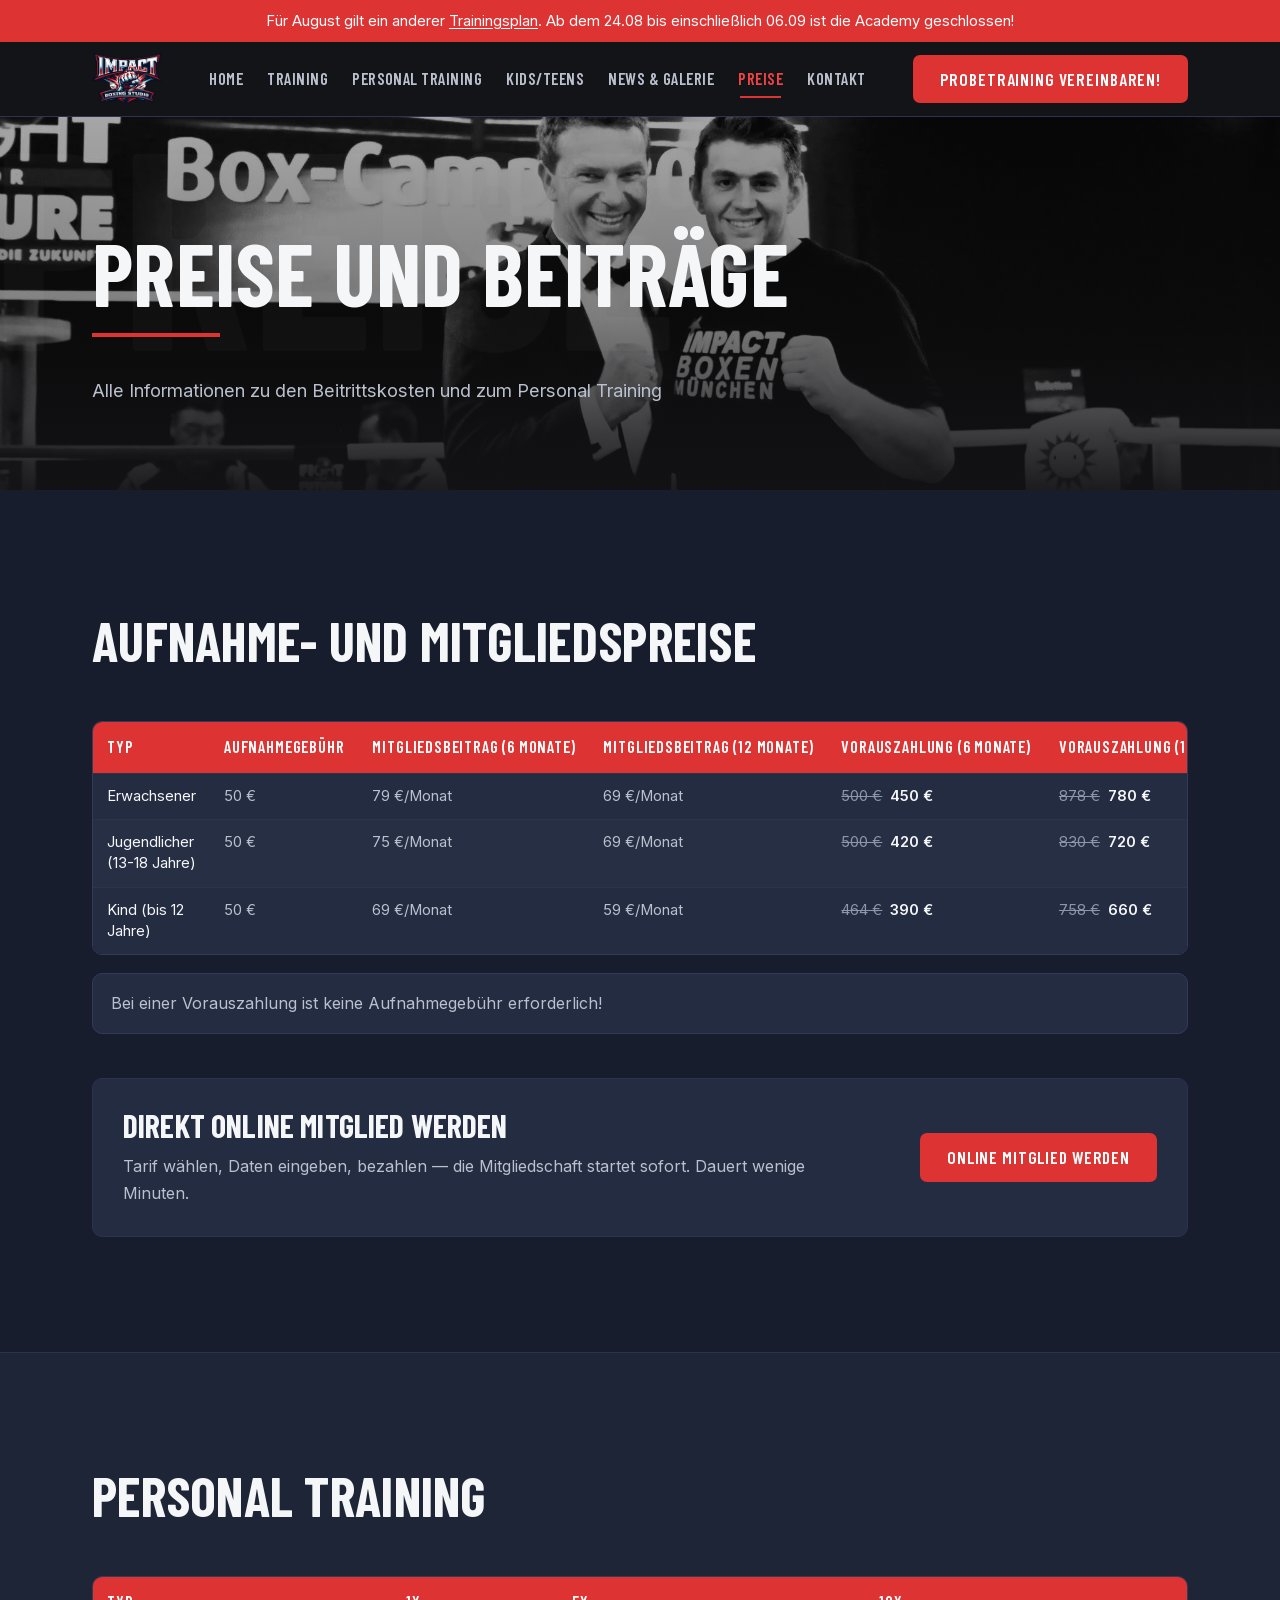
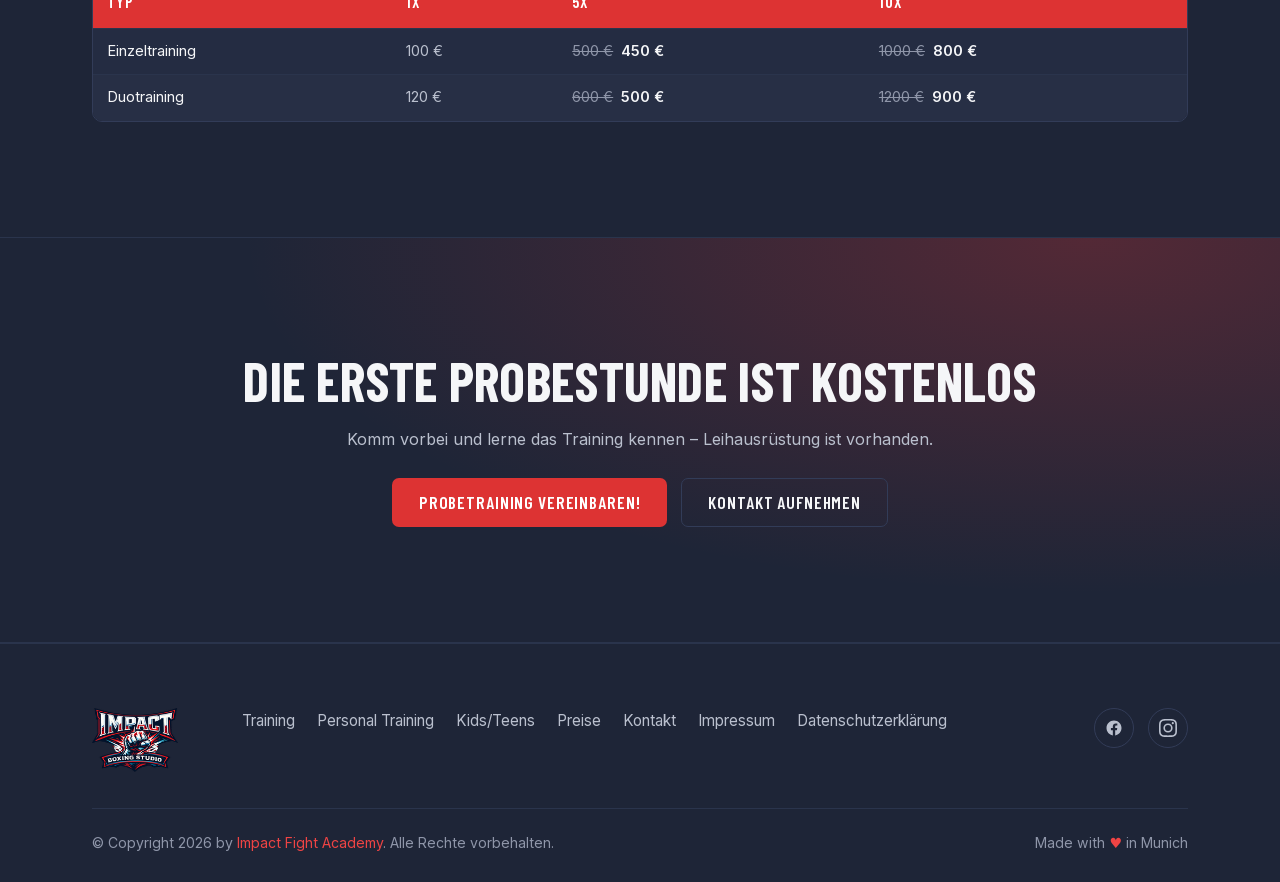
<file: preise.html>
<!DOCTYPE html>
<html lang="de">
<head>
  <meta charset="utf-8">
  <meta name="viewport" content="width=device-width, initial-scale=1">
  <title>Preise und Beiträge – Impact Fight Academy</title>
  <meta name="description" content="Alle Aufnahme- und Mitgliedspreise der Impact Fight Academy München sowie die Preise für das Personal Training. Die erste Probestunde ist kostenlos.">
  <link rel="icon" type="image/png" href="assets/img/brand/logo-impact-header.png">
  <link rel="stylesheet" href="assets/css/site.css">
</head>
<body>

<div class="alert">
  Für August gilt ein anderer <a href="training.html">Trainingsplan</a>.
  Ab dem 24.08 bis einschließlich 06.09 ist die Academy geschlossen!
</div>

<header class="site-head">
  <div class="wrap bar">
    <a class="brand" href="index.html" aria-label="Impact Fight Academy – Startseite">
      <img src="assets/img/brand/logo-impact-header.png"
           alt="Impact Boxing Studio – Impact Fight Academy München" width="161" height="120">
    </a>
    <button class="nav-toggle" type="button" aria-expanded="false" aria-label="Menü öffnen">
      <svg width="22" height="16" viewBox="0 0 22 16" fill="none" stroke-width="2" stroke-linecap="round">
        <path d="M1 1h20M1 8h20M1 15h20"/>
      </svg>
    </button>
    <nav class="nav" aria-label="Hauptnavigation">
      <a href="index.html">Home</a>
      <a href="training.html">Training</a>
      <a href="personaltraining.html">Personal Training</a>
      <a href="kids_teens.html">Kids/Teens</a>
      <a href="news.html">News &amp; Galerie</a>
      <a href="preise.html" aria-current="page">Preise</a>
      <a href="kontakt.html">Kontakt</a>
    </nav>
    <div class="head-cta">
      <a class="btn btn-red" href="probetraining.html">Probetraining vereinbaren!</a>
    </div>
  </div>
</header>

<main>

  <section class="page-hero wall reveal">
    <div class="hero-media px" data-px="0.10">
      <img src="assets/img/galerie/galerie07.webp" alt="" loading="eager">
    </div>
    <span class="bg-word fill px" data-px="0.08" aria-hidden="true" style="top:-0.05em;left:-0.03em">PREISE</span>
    <div class="wrap">
      <h1>Preise und Beiträge</h1>
      <p class="lead">Alle Informationen zu den Beitrittskosten und zum Personal Training</p>
    </div>
  </section>

  <section class="section reveal">
    <div class="wrap">
      <div class="section-head">
        <h2>Aufnahme- und Mitgliedspreise</h2>
      </div>
      <div class="table-scroll">
        <table class="plan">
          <thead>
            <tr>
              <th scope="col">Typ</th>
              <th scope="col">Aufnahmegebühr</th>
              <th scope="col">Mitgliedsbeitrag (6 Monate)</th>
              <th scope="col">Mitgliedsbeitrag (12 Monate)</th>
              <th scope="col">Vorauszahlung (6 Monate)</th>
              <th scope="col">Vorauszahlung (12 Monate)</th>
            </tr>
          </thead>
          <tbody>
            <tr>
              <td>Erwachsener</td>
              <td>50 €</td>
              <td>79 €/Monat</td>
              <td>69 €/Monat</td>
              <td><span class="price-old">500 €</span><span class="price-new">450 €</span></td>
              <td><span class="price-old">878 €</span><span class="price-new">780 €</span></td>
            </tr>
            <tr>
              <td>Jugendlicher (13-18 Jahre)</td>
              <td>50 €</td>
              <td>75 €/Monat</td>
              <td>69 €/Monat</td>
              <td><span class="price-old">500 €</span><span class="price-new">420 €</span></td>
              <td><span class="price-old">830 €</span><span class="price-new">720 €</span></td>
            </tr>
            <tr>
              <td>Kind (bis 12 Jahre)</td>
              <td>50 €</td>
              <td>69 €/Monat</td>
              <td>59 €/Monat</td>
              <td><span class="price-old">464 €</span><span class="price-new">390 €</span></td>
              <td><span class="price-old">758 €</span><span class="price-new">660 €</span></td>
            </tr>
          </tbody>
        </table>
      </div>
      <div class="hint">
        <p>Bei einer Vorauszahlung ist keine Aufnahmegebühr erforderlich!</p>
      </div>
      <div class="signup-cta">
        <div>
          <h3>Direkt online Mitglied werden</h3>
          <p>Tarif wählen, Daten eingeben, bezahlen — die Mitgliedschaft startet
            sofort. Dauert wenige Minuten.</p>
        </div>
        <a class="btn btn-red" href="/anmeldung">Online Mitglied werden</a>
      </div>
    </div>
  </section>

  <section class="section section-raise reveal">
    <div class="wrap">
      <div class="section-head">
        <h2>Personal Training</h2>
      </div>
      <div class="table-scroll">
        <table class="plan">
          <thead>
            <tr>
              <th scope="col">Typ</th>
              <th scope="col">1x</th>
              <th scope="col">5x</th>
              <th scope="col">10x</th>
            </tr>
          </thead>
          <tbody>
            <tr>
              <td>Einzeltraining</td>
              <td>100 €</td>
              <td><span class="price-old">500 €</span><span class="price-new">450 €</span></td>
              <td><span class="price-old">1000 €</span><span class="price-new">800 €</span></td>
            </tr>
            <tr>
              <td>Duotraining</td>
              <td>120 €</td>
              <td><span class="price-old">600 €</span><span class="price-new">500 €</span></td>
              <td><span class="price-old">1200 €</span><span class="price-new">900 €</span></td>
            </tr>
          </tbody>
        </table>
      </div>
    </div>
  </section>

  <section class="section cta-band reveal">
    <div class="wrap">
      <h2>Die erste Probestunde ist kostenlos</h2>
      <p>Komm vorbei und lerne das Training kennen – Leihausrüstung ist vorhanden.</p>
      <div class="actions">
        <a class="btn btn-red" href="probetraining.html">Probetraining vereinbaren!</a>
        <a class="btn btn-line" href="kontakt.html">Kontakt aufnehmen</a>
      </div>
    </div>
  </section>

</main>

<footer class="site-foot">
  <div class="wrap">
    <div class="cols">
      <a class="brand" href="index.html" aria-label="Impact Fight Academy – Startseite">
        <img src="assets/img/brand/logo-impact-header.png" alt="Impact Boxing Studio" width="161" height="120">
      </a>
      <nav aria-label="Fußzeile">
        <a href="training.html">Training</a>
        <a href="personaltraining.html">Personal Training</a>
        <a href="kids_teens.html">Kids/Teens</a>
        <a href="preise.html">Preise</a>
        <a href="kontakt.html">Kontakt</a>
        <a href="impressum.html">Impressum</a>
        <a href="datenschutz.html">Datenschutzerklärung</a>
      </nav>
      <div class="social">
        <a href="https://www.facebook.com/Impact-Fightacademy-172624519148/" aria-label="Facebook" title="Facebook">
          <svg viewBox="0 0 24 24" aria-hidden="true"><path d="M22 12c0-5.52-4.48-10-10-10S2 6.48 2 12c0 4.99 3.66 9.13 8.44 9.88v-6.99H7.9V12h2.54V9.8c0-2.5 1.49-3.89 3.78-3.89 1.09 0 2.24.2 2.24.2v2.46h-1.26c-1.24 0-1.63.77-1.63 1.56V12h2.77l-.44 2.89h-2.33v6.99C18.34 21.13 22 16.99 22 12Z"/></svg>
        </a>
        <a href="https://www.instagram.com/impactfightacademy/" aria-label="Instagram" title="Instagram">
          <svg viewBox="0 0 24 24" aria-hidden="true"><path d="M12 2.16c3.2 0 3.58.01 4.85.07 1.17.05 1.8.25 2.23.41.56.22.96.48 1.38.9.42.42.68.82.9 1.38.16.42.36 1.06.41 2.23.06 1.27.07 1.65.07 4.85s-.01 3.58-.07 4.85c-.05 1.17-.25 1.8-.41 2.23a3.7 3.7 0 0 1-.9 1.38c-.42.42-.82.68-1.38.9-.42.16-1.06.36-2.23.41-1.27.06-1.65.07-4.85.07s-3.58-.01-4.85-.07c-1.17-.05-1.8-.25-2.23-.41a3.7 3.7 0 0 1-1.38-.9 3.7 3.7 0 0 1-.9-1.38c-.16-.42-.36-1.06-.41-2.23-.06-1.27-.07-1.65-.07-4.85s.01-3.58.07-4.85c.05-1.17.25-1.8.41-2.23.22-.56.48-.96.9-1.38.42-.42.82-.68 1.38-.9.42-.16 1.06-.36 2.23-.41 1.27-.06 1.65-.07 4.85-.07M12 0C8.74 0 8.33.01 7.05.07 5.78.13 4.9.33 4.14.63a5.9 5.9 0 0 0-2.13 1.38A5.9 5.9 0 0 0 .63 4.14C.33 4.9.13 5.78.07 7.05.01 8.33 0 8.74 0 12s.01 3.67.07 4.95c.06 1.27.26 2.15.56 2.91.31.79.72 1.46 1.38 2.13a5.9 5.9 0 0 0 2.13 1.38c.76.3 1.64.5 2.91.56 1.28.06 1.69.07 4.95.07s3.67-.01 4.95-.07c1.27-.06 2.15-.26 2.91-.56a5.9 5.9 0 0 0 2.13-1.38 5.9 5.9 0 0 0 1.38-2.13c.3-.76.5-1.64.56-2.91.06-1.28.07-1.69.07-4.95s-.01-3.67-.07-4.95c-.06-1.27-.26-2.15-.56-2.91a5.9 5.9 0 0 0-1.38-2.13A5.9 5.9 0 0 0 19.86.63c-.76-.3-1.64-.5-2.91-.56C15.67.01 15.26 0 12 0Zm0 5.84A6.16 6.16 0 1 0 18.16 12 6.16 6.16 0 0 0 12 5.84Zm0 10.16A4 4 0 1 1 16 12a4 4 0 0 1-4 4Zm6.4-11.85a1.44 1.44 0 1 1-1.44 1.44 1.44 1.44 0 0 1 1.44-1.44Z"/></svg>
        </a>
      </div>
    </div>
    <div class="fine">
      <span>© Copyright 2026 by <a href="index.html">Impact Fight Academy</a>. Alle Rechte vorbehalten.</span>
      <span>Made with <span class="heart">&hearts;</span> in Munich</span>
    </div>
  </div>
</footer>

<script src="assets/js/site.js"></script>
</body>
</html>
</file>
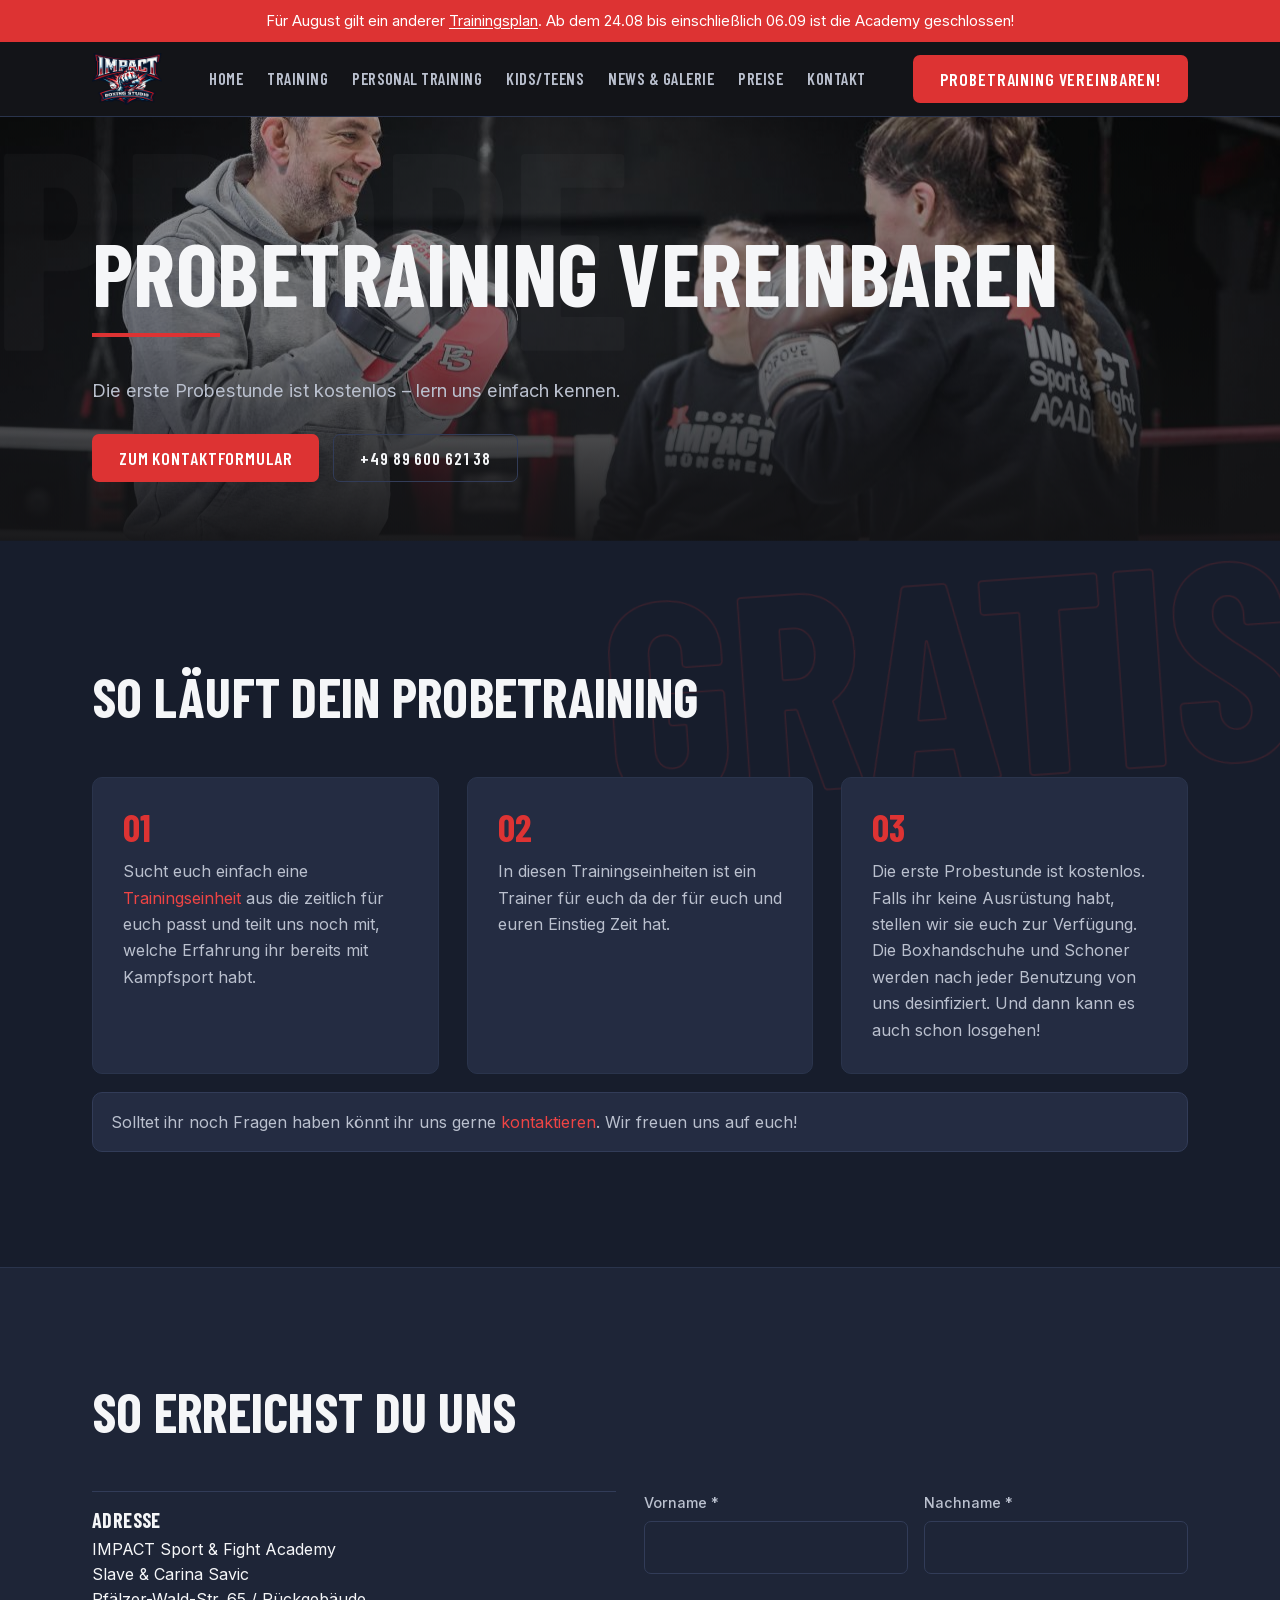
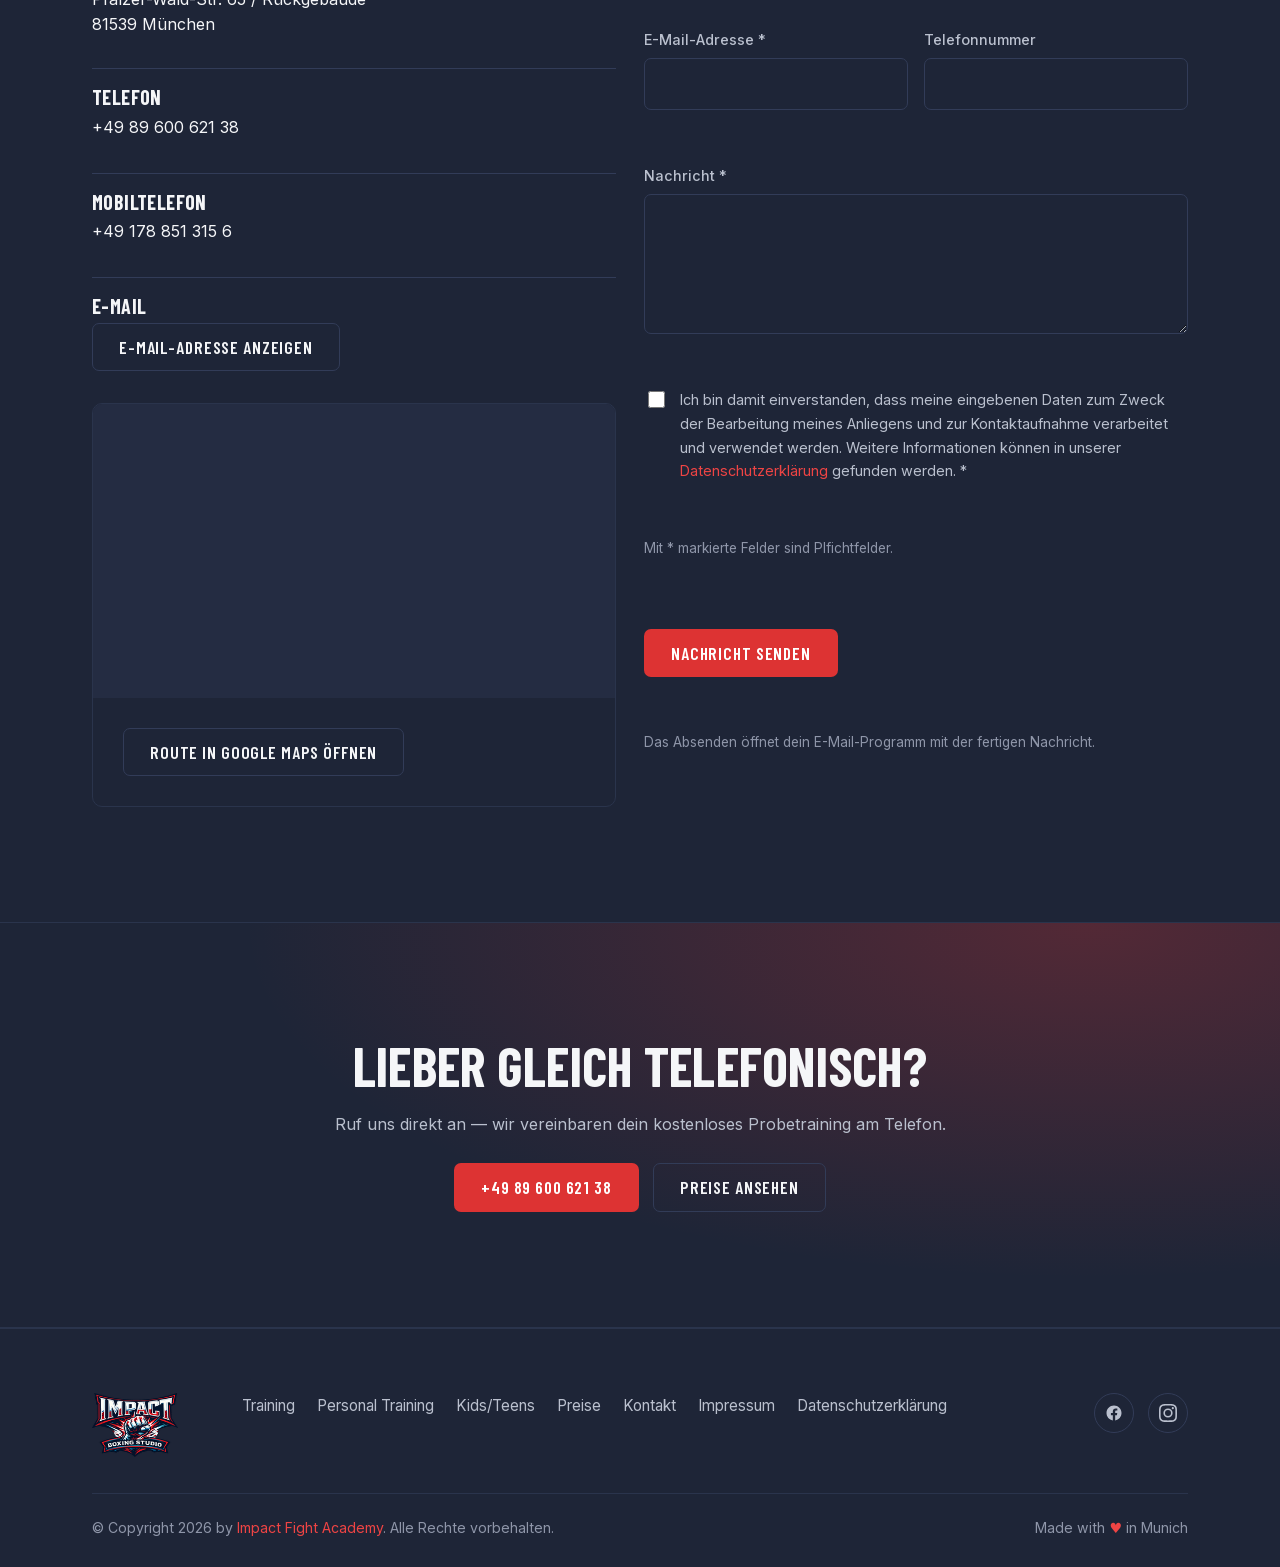
<file: probetraining.html>
<!DOCTYPE html>
<html lang="de">
<head>
  <meta charset="utf-8">
  <meta name="viewport" content="width=device-width, initial-scale=1">
  <title>Probetraining vereinbaren – Impact Fight Academy</title>
  <meta name="description" content="Die erste Probestunde in der Impact Fight Academy München ist kostenlos. Such dir eine Trainingseinheit aus – Ausrüstung stellen wir. Telefon, E-Mail und Adresse findest du hier.">
  <link rel="icon" type="image/png" href="assets/img/brand/logo-impact-header.png">
  <link rel="stylesheet" href="assets/css/site.css">
</head>
<body>

<div class="alert">
  Für August gilt ein anderer <a href="training.html">Trainingsplan</a>.
  Ab dem 24.08 bis einschließlich 06.09 ist die Academy geschlossen!
</div>

<header class="site-head">
  <div class="wrap bar">
    <a class="brand" href="index.html" aria-label="Impact Fight Academy – Startseite">
      <img src="assets/img/brand/logo-impact-header.png"
           alt="Impact Boxing Studio – Impact Fight Academy München" width="161" height="120">
    </a>
    <button class="nav-toggle" type="button" aria-expanded="false" aria-label="Menü öffnen">
      <svg width="22" height="16" viewBox="0 0 22 16" fill="none" stroke-width="2" stroke-linecap="round">
        <path d="M1 1h20M1 8h20M1 15h20"/>
      </svg>
    </button>
    <nav class="nav" aria-label="Hauptnavigation">
      <a href="index.html">Home</a>
      <a href="training.html">Training</a>
      <a href="personaltraining.html">Personal Training</a>
      <a href="kids_teens.html">Kids/Teens</a>
      <a href="news.html">News &amp; Galerie</a>
      <a href="preise.html">Preise</a>
      <a href="kontakt.html">Kontakt</a>
    </nav>
    <div class="head-cta">
      <a class="btn btn-red" href="probetraining.html" aria-current="page">Probetraining vereinbaren!</a>
    </div>
  </div>
</header>

<main>

  <section class="page-hero wall reveal">
    <div class="hero-media px" data-px="0.10">
      <img src="assets/img/gym/gym04.jpeg"
           alt="Trainer hält im Ring die Pratzen für eine Trainierende der Impact Fight Academy"
           width="1280" height="641" loading="eager">
    </div>
    <span class="bg-word fill px" data-px="0.08" aria-hidden="true" style="top:-0.05em;left:-0.03em;">PROBE</span>
    <div class="wrap">
      <h1>Probetraining vereinbaren</h1>
      <p class="lead">Die erste Probestunde ist kostenlos – lern uns einfach kennen.</p>
      <div class="actions">
        <a class="btn btn-red" href="#kontaktformular">Zum Kontaktformular</a>
        <a class="btn btn-line" href="tel:+498960062138">+49 89 600 621 38</a>
      </div>
    </div>
  </section>

  <section class="section wall reveal">
    <span class="bg-word red px" data-px="-0.06" aria-hidden="true" style="--tilt:-4deg;top:-0.06em;right:-0.04em;">GRATIS</span>
    <div class="wrap">
      <div class="section-head">
        <h2>So läuft dein Probetraining</h2>
      </div>
      <ol class="grid grid-3 steps" role="list">
        <li class="card num-card">
          <span class="n" aria-hidden="true">01</span>
          <p>Sucht euch einfach eine <a href="training.html">Trainingseinheit</a> aus die zeitlich
            für euch passt und teilt uns noch mit, welche Erfahrung ihr bereits mit Kampfsport habt.</p>
        </li>
        <li class="card num-card">
          <span class="n" aria-hidden="true">02</span>
          <p>In diesen Trainingseinheiten ist ein Trainer für euch da der für euch und euren
            Einstieg Zeit hat.</p>
        </li>
        <li class="card num-card">
          <span class="n" aria-hidden="true">03</span>
          <p>Die erste Probestunde ist kostenlos. Falls ihr keine Ausrüstung habt, stellen wir sie
            euch zur Verfügung. Die Boxhandschuhe und Schoner werden nach jeder Benutzung von uns
            desinfiziert. Und dann kann es auch schon losgehen!</p>
        </li>
      </ol>
      <div class="hint">
        <p>Solltet ihr noch Fragen haben könnt ihr uns gerne
          <a href="#kontaktformular">kontaktieren</a>. Wir freuen uns auf euch!</p>
      </div>
    </div>
  </section>

  <section class="section section-raise reveal" id="kontaktformular">
    <div class="wrap">
      <div class="section-head">
        <h2>So erreichst du uns</h2>
      </div>
      <div class="grid grid-2">

        <div class="stack contact-list">
          <div class="text-block">
            <h4>Adresse</h4>
            <address>
              IMPACT Sport &amp; Fight Academy<br>
              Slave &amp; Carina Savic<br>
              Pfälzer-Wald-Str. 65 / Rückgebäude<br>
              81539 München
            </address>
          </div>
          <div class="text-block">
            <h4>Telefon</h4>
            <p><a href="tel:+498960062138">+49 89 600 621 38</a></p>
          </div>
          <div class="text-block">
            <h4>Mobiltelefon</h4>
            <p><a href="tel:+491788513156">+49 178 851 315 6</a></p>
          </div>
          <div class="text-block">
            <h4>E-Mail</h4>
            <button class="btn btn-line" type="button"
                    data-email-user="info" data-email-domain="impact-fightacademy.de">
              E-Mail-Adresse anzeigen
            </button>
          </div>
          <div class="map-cta">
            <div class="map-cta-map">
              <iframe src="https://www.google.com/maps?q=Pf%C3%A4lzer-Wald-Str.+65,+81539+M%C3%BCnchen&amp;output=embed"
                      title="Impact Fight Academy auf Google Maps" loading="lazy"
                      referrerpolicy="no-referrer-when-downgrade"></iframe>
            </div>
            <div class="map-cta-body">
              <a class="btn btn-line" href="https://www.google.com/maps/search/?api=1&amp;query=Pf%C3%A4lzer-Wald-Str.+65%2C+81539+M%C3%BCnchen" target="_blank" rel="noopener">Route in Google Maps öffnen</a>
            </div>
          </div>
        </div>

        <form class="form-grid" data-mailform="info@impact-fightacademy.de" data-subject="Anfrage: Probetraining">
          <div class="field">
            <label for="pt-vorname">Vorname *</label>
            <input type="text" id="pt-vorname" name="vorname" autocomplete="given-name" required>
          </div>
          <div class="field">
            <label for="pt-nachname">Nachname *</label>
            <input type="text" id="pt-nachname" name="nachname" autocomplete="family-name" required>
          </div>
          <div class="field">
            <label for="pt-email">E-Mail-Adresse *</label>
            <input type="email" id="pt-email" name="email" autocomplete="email" required>
          </div>
          <div class="field">
            <label for="pt-telefon">Telefonnummer</label>
            <input type="tel" id="pt-telefon" name="telefon" autocomplete="tel">
          </div>
          <div class="field field-full">
            <label for="pt-nachricht">Nachricht *</label>
            <textarea id="pt-nachricht" name="nachricht" required></textarea>
          </div>
          <label class="check field-full">
            <input type="checkbox" required>
            <span>Ich bin damit einverstanden, dass meine eingebenen Daten zum Zweck
              der Bearbeitung meines Anliegens und zur Kontaktaufnahme verarbeitet
              und verwendet werden. Weitere Informationen können in unserer
              <a href="datenschutz.html">Datenschutzerklärung</a> gefunden werden. *</span>
          </label>
          <p class="form-note field-full">Mit * markierte Felder sind Plfichtfelder.</p>
          <div class="field-full">
            <button class="btn btn-red" type="submit">Nachricht senden</button>
          </div>
          <p class="form-note field-full">Das Absenden öffnet dein E-Mail-Programm mit der fertigen Nachricht.</p>
        </form>

      </div>
    </div>
  </section>

  <section class="section cta-band reveal">
    <div class="wrap">
      <h2>Lieber gleich telefonisch?</h2>
      <p>Ruf uns direkt an — wir vereinbaren dein kostenloses Probetraining am Telefon.</p>
      <div class="actions">
        <a class="btn btn-red" href="tel:+498960062138">+49 89 600 621 38</a>
        <a class="btn btn-line" href="preise.html">Preise ansehen</a>
      </div>
    </div>
  </section>

</main>

<footer class="site-foot">
  <div class="wrap">
    <div class="cols">
      <a class="brand" href="index.html" aria-label="Impact Fight Academy – Startseite">
        <img src="assets/img/brand/logo-impact-header.png" alt="Impact Boxing Studio" width="161" height="120">
      </a>
      <nav aria-label="Fußzeile">
        <a href="training.html">Training</a>
        <a href="personaltraining.html">Personal Training</a>
        <a href="kids_teens.html">Kids/Teens</a>
        <a href="preise.html">Preise</a>
        <a href="kontakt.html">Kontakt</a>
        <a href="impressum.html">Impressum</a>
        <a href="datenschutz.html">Datenschutzerklärung</a>
      </nav>
      <div class="social">
        <a href="https://www.facebook.com/Impact-Fightacademy-172624519148/" aria-label="Facebook" title="Facebook">
          <svg viewBox="0 0 24 24" aria-hidden="true"><path d="M22 12c0-5.52-4.48-10-10-10S2 6.48 2 12c0 4.99 3.66 9.13 8.44 9.88v-6.99H7.9V12h2.54V9.8c0-2.5 1.49-3.89 3.78-3.89 1.09 0 2.24.2 2.24.2v2.46h-1.26c-1.24 0-1.63.77-1.63 1.56V12h2.77l-.44 2.89h-2.33v6.99C18.34 21.13 22 16.99 22 12Z"/></svg>
        </a>
        <a href="https://www.instagram.com/impactfightacademy/" aria-label="Instagram" title="Instagram">
          <svg viewBox="0 0 24 24" aria-hidden="true"><path d="M12 2.16c3.2 0 3.58.01 4.85.07 1.17.05 1.8.25 2.23.41.56.22.96.48 1.38.9.42.42.68.82.9 1.38.16.42.36 1.06.41 2.23.06 1.27.07 1.65.07 4.85s-.01 3.58-.07 4.85c-.05 1.17-.25 1.8-.41 2.23a3.7 3.7 0 0 1-.9 1.38c-.42.42-.82.68-1.38.9-.42.16-1.06.36-2.23.41-1.27.06-1.65.07-4.85.07s-3.58-.01-4.85-.07c-1.17-.05-1.8-.25-2.23-.41a3.7 3.7 0 0 1-1.38-.9 3.7 3.7 0 0 1-.9-1.38c-.16-.42-.36-1.06-.41-2.23-.06-1.27-.07-1.65-.07-4.85s.01-3.58.07-4.85c.05-1.17.25-1.8.41-2.23.22-.56.48-.96.9-1.38.42-.42.82-.68 1.38-.9.42-.16 1.06-.36 2.23-.41 1.27-.06 1.65-.07 4.85-.07M12 0C8.74 0 8.33.01 7.05.07 5.78.13 4.9.33 4.14.63a5.9 5.9 0 0 0-2.13 1.38A5.9 5.9 0 0 0 .63 4.14C.33 4.9.13 5.78.07 7.05.01 8.33 0 8.74 0 12s.01 3.67.07 4.95c.06 1.27.26 2.15.56 2.91.31.79.72 1.46 1.38 2.13a5.9 5.9 0 0 0 2.13 1.38c.76.3 1.64.5 2.91.56 1.28.06 1.69.07 4.95.07s3.67-.01 4.95-.07c1.27-.06 2.15-.26 2.91-.56a5.9 5.9 0 0 0 2.13-1.38 5.9 5.9 0 0 0 1.38-2.13c.3-.76.5-1.64.56-2.91.06-1.28.07-1.69.07-4.95s-.01-3.67-.07-4.95c-.06-1.27-.26-2.15-.56-2.91a5.9 5.9 0 0 0-1.38-2.13A5.9 5.9 0 0 0 19.86.63c-.76-.3-1.64-.5-2.91-.56C15.67.01 15.26 0 12 0Zm0 5.84A6.16 6.16 0 1 0 18.16 12 6.16 6.16 0 0 0 12 5.84Zm0 10.16A4 4 0 1 1 16 12a4 4 0 0 1-4 4Zm6.4-11.85a1.44 1.44 0 1 1-1.44 1.44 1.44 1.44 0 0 1 1.44-1.44Z"/></svg>
        </a>
      </div>
    </div>
    <div class="fine">
      <span>© Copyright 2026 by <a href="index.html">Impact Fight Academy</a>. Alle Rechte vorbehalten.</span>
      <span>Made with <span class="heart">&hearts;</span> in Munich</span>
    </div>
  </div>
</footer>

<script src="assets/js/site.js"></script>
</body>
</html>
</file>
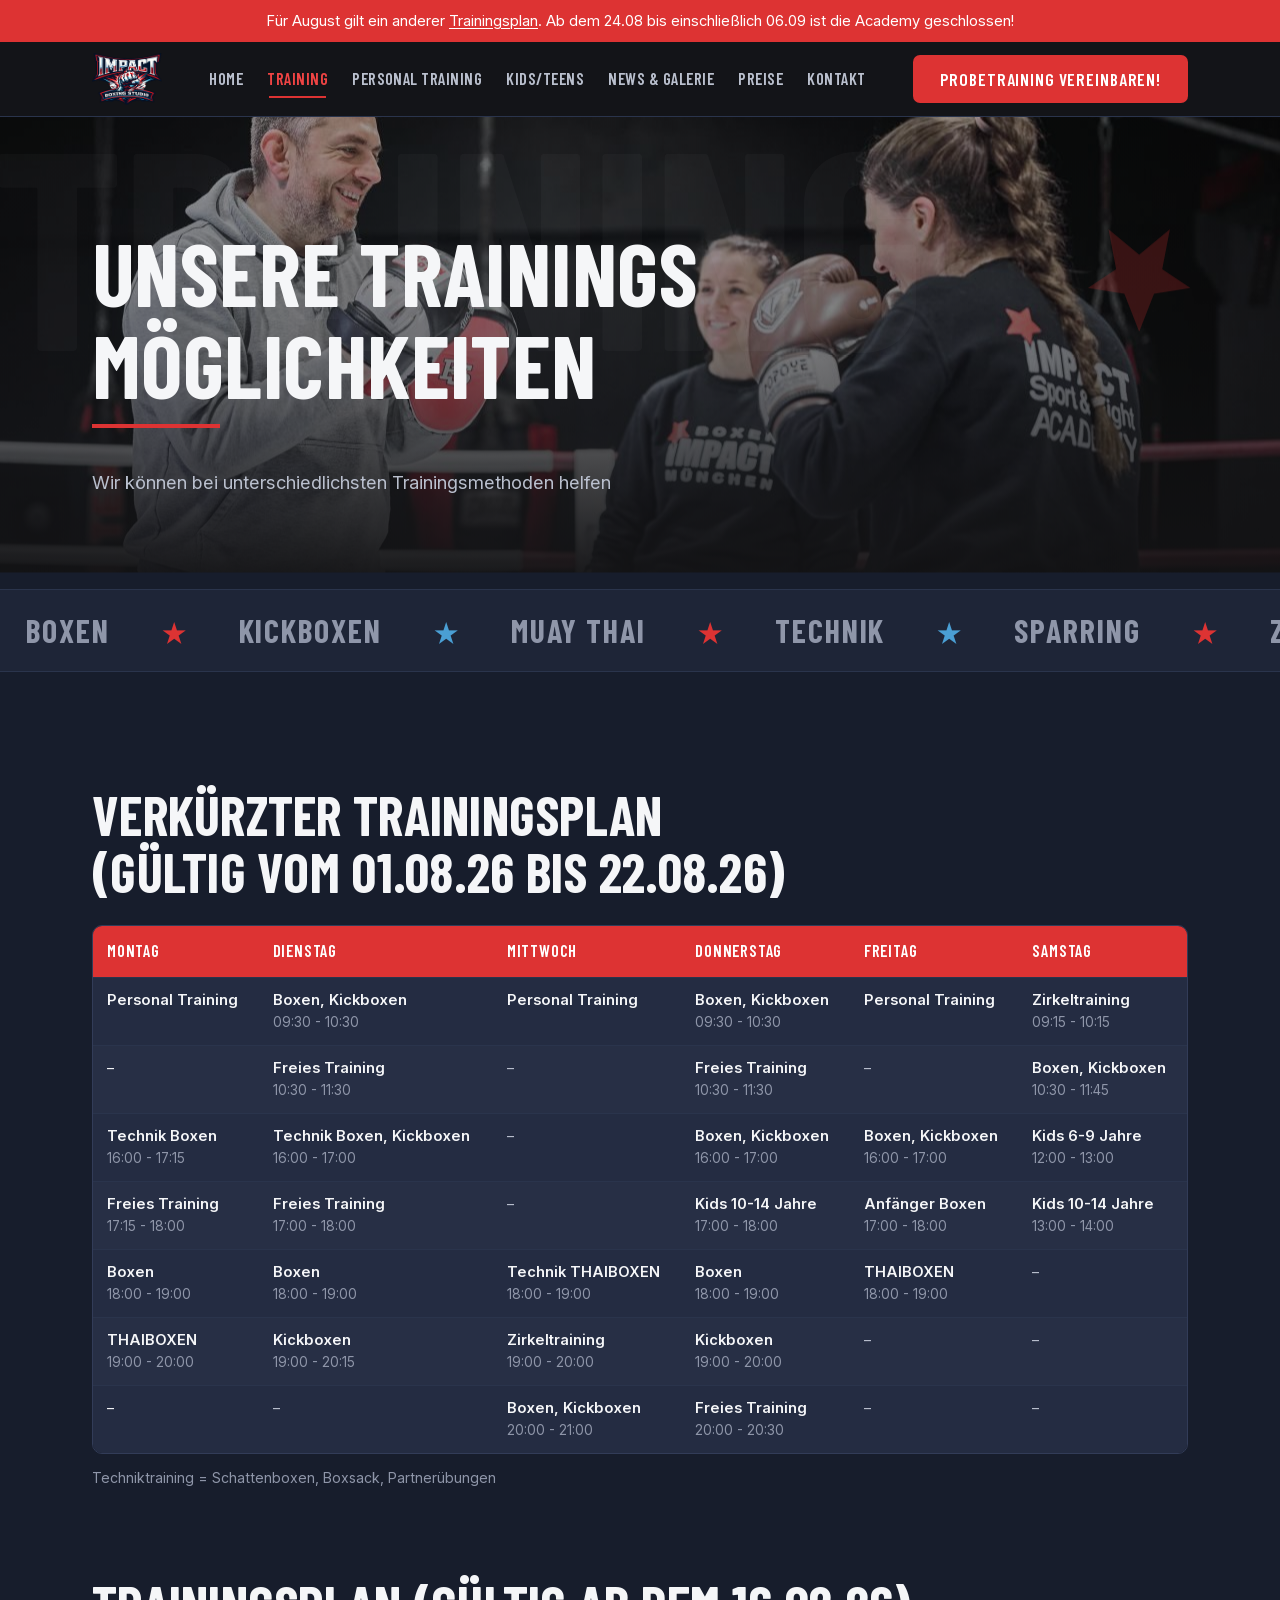
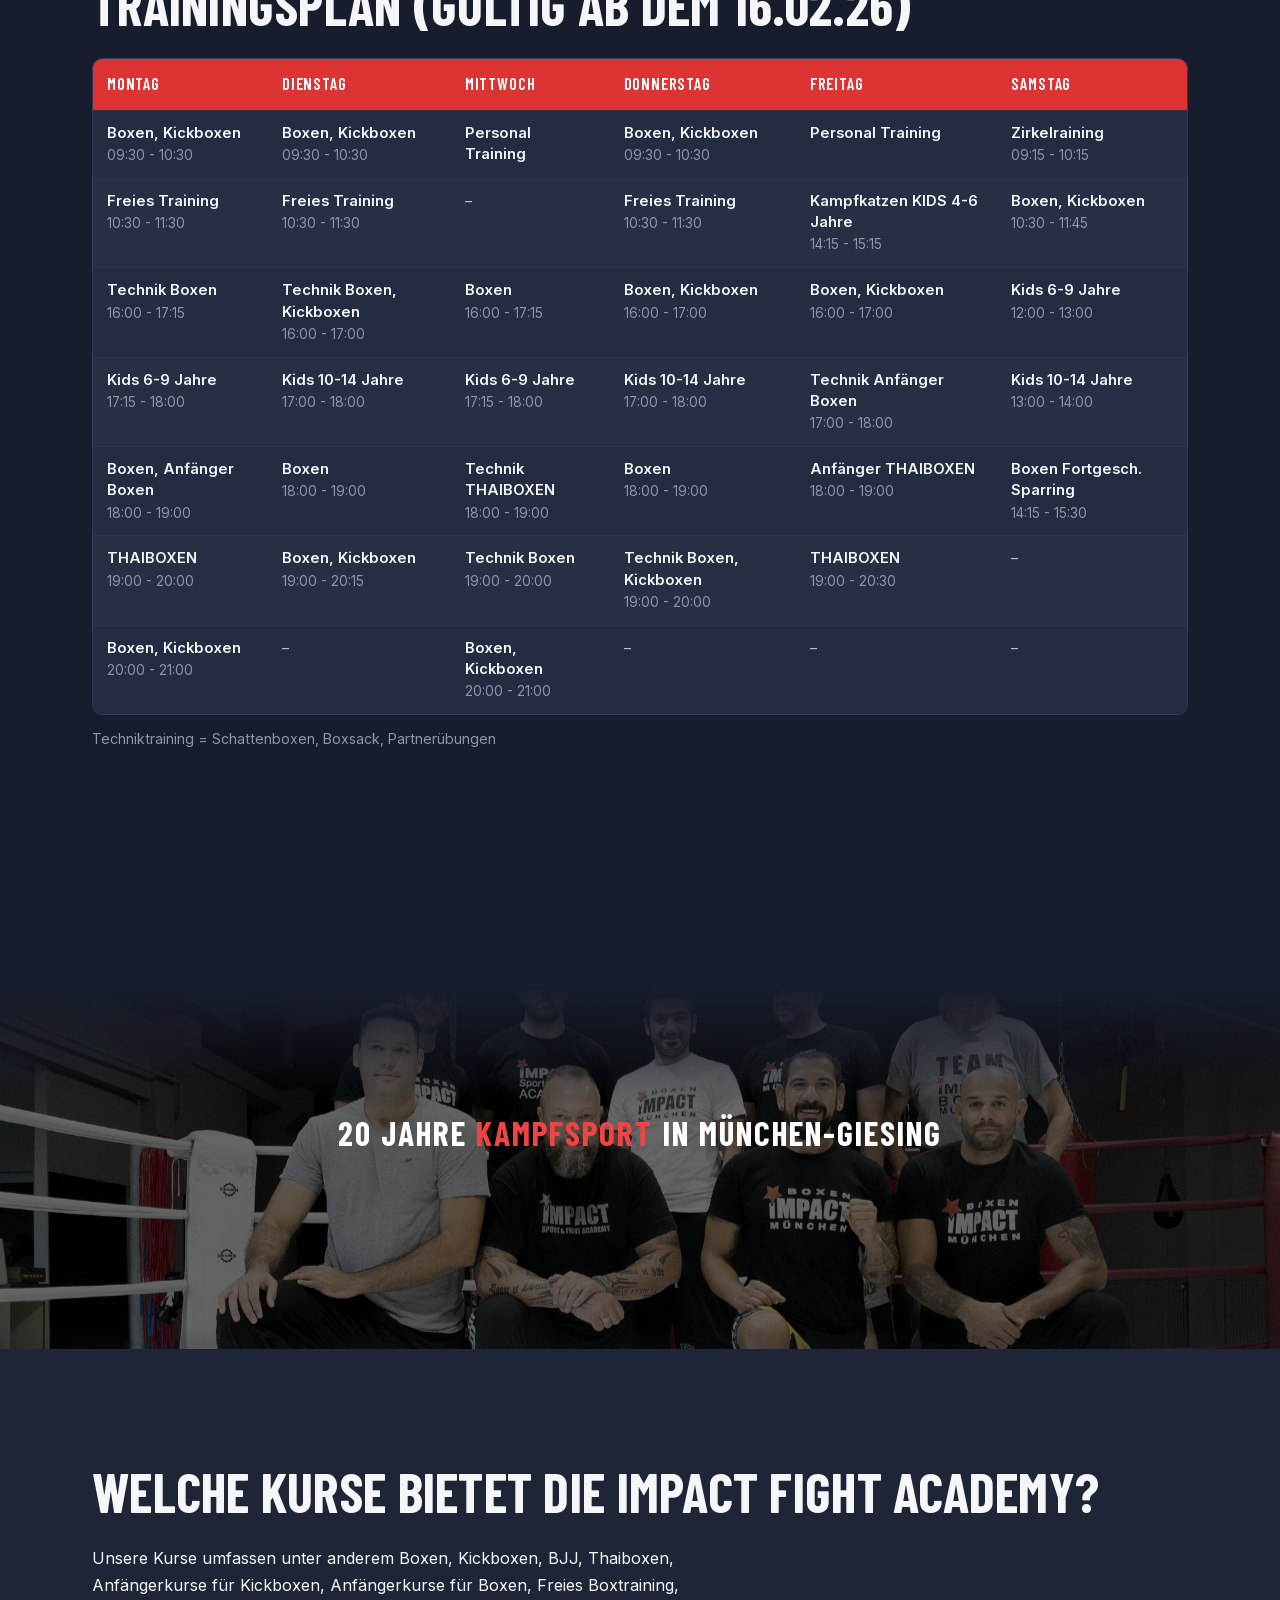
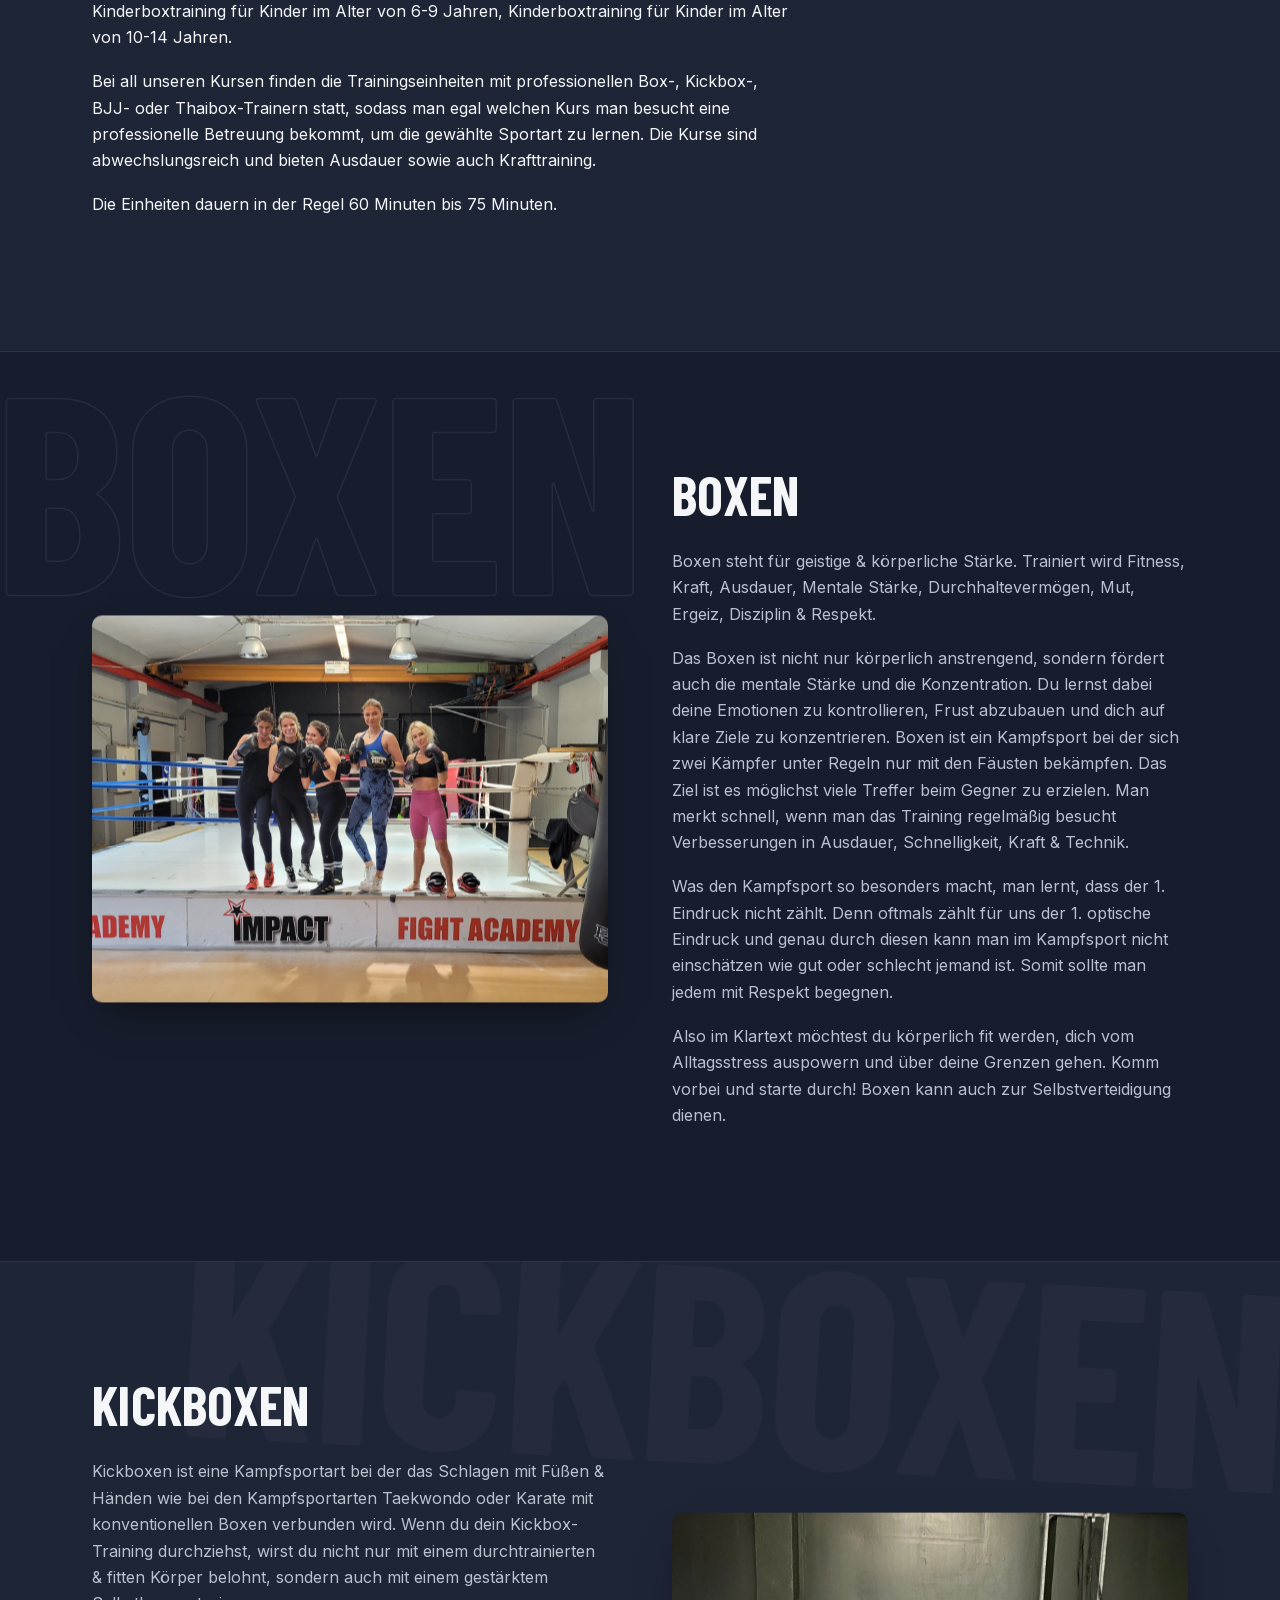
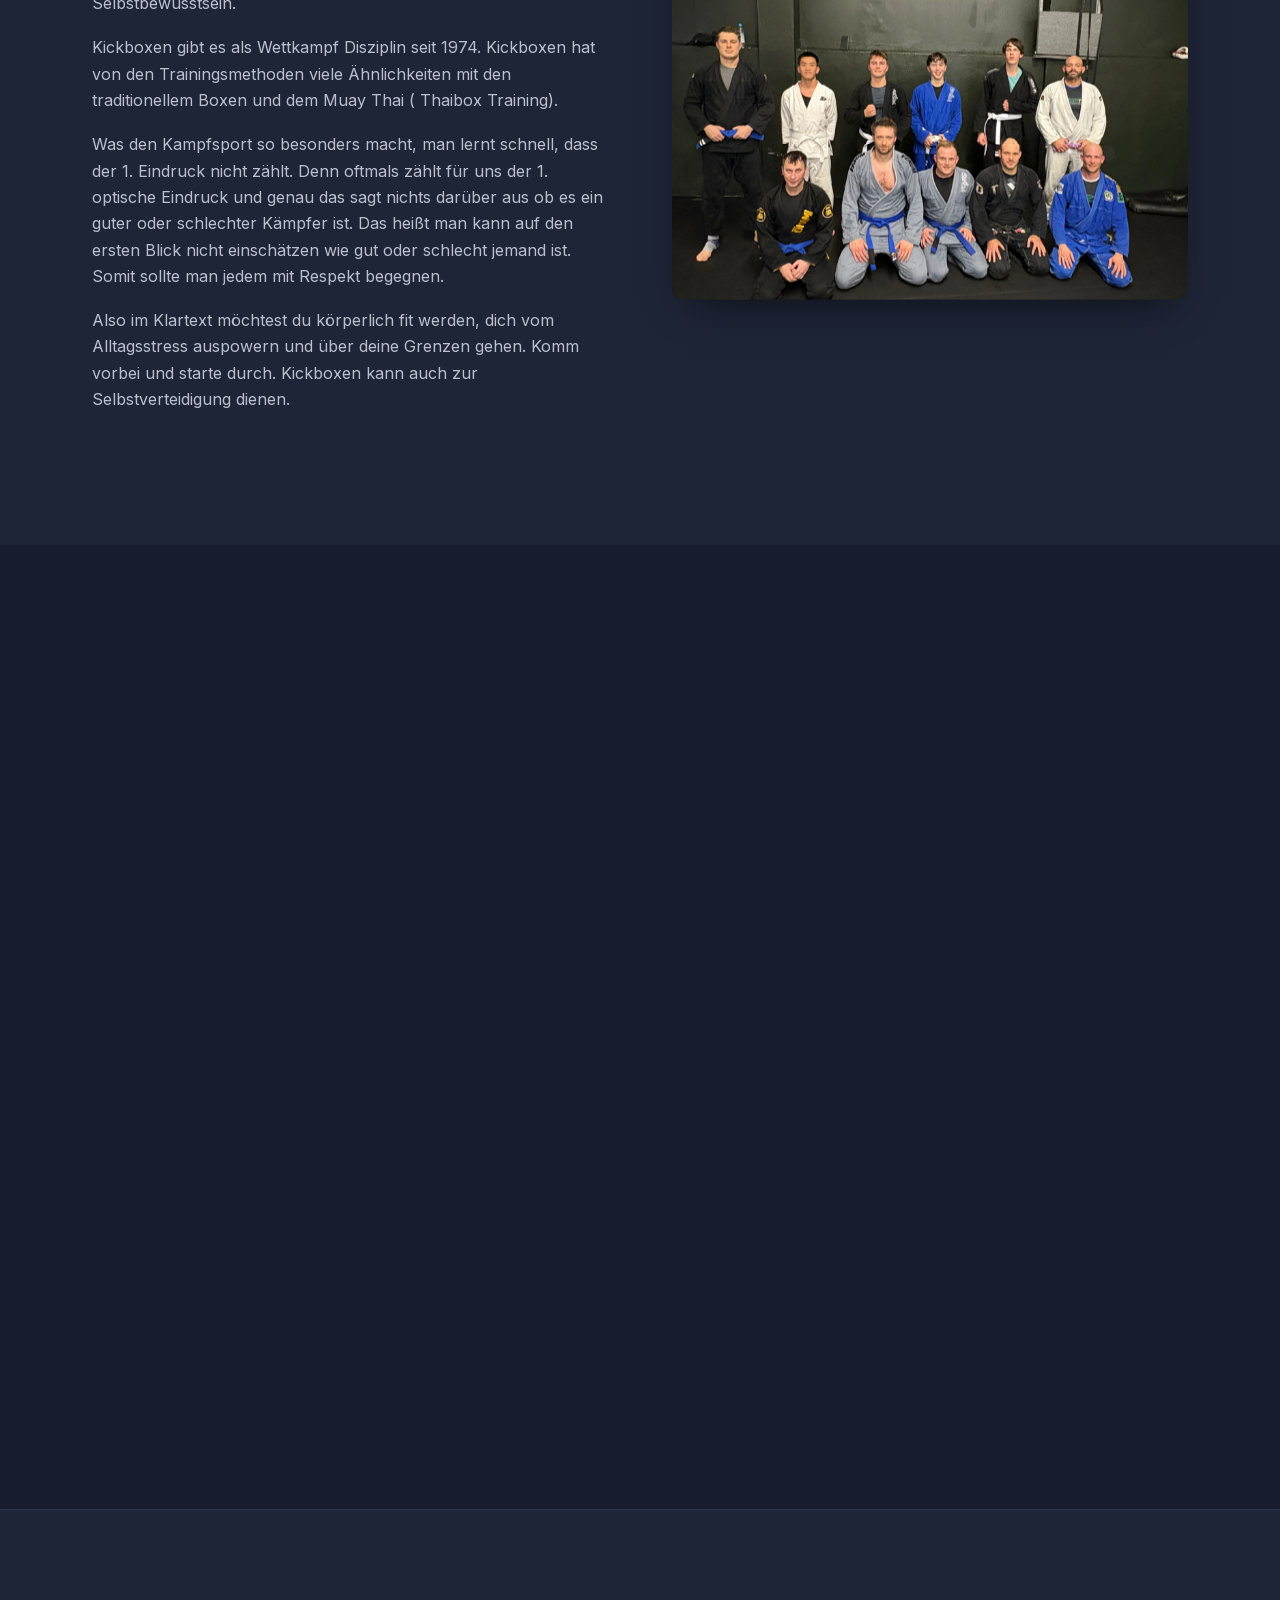
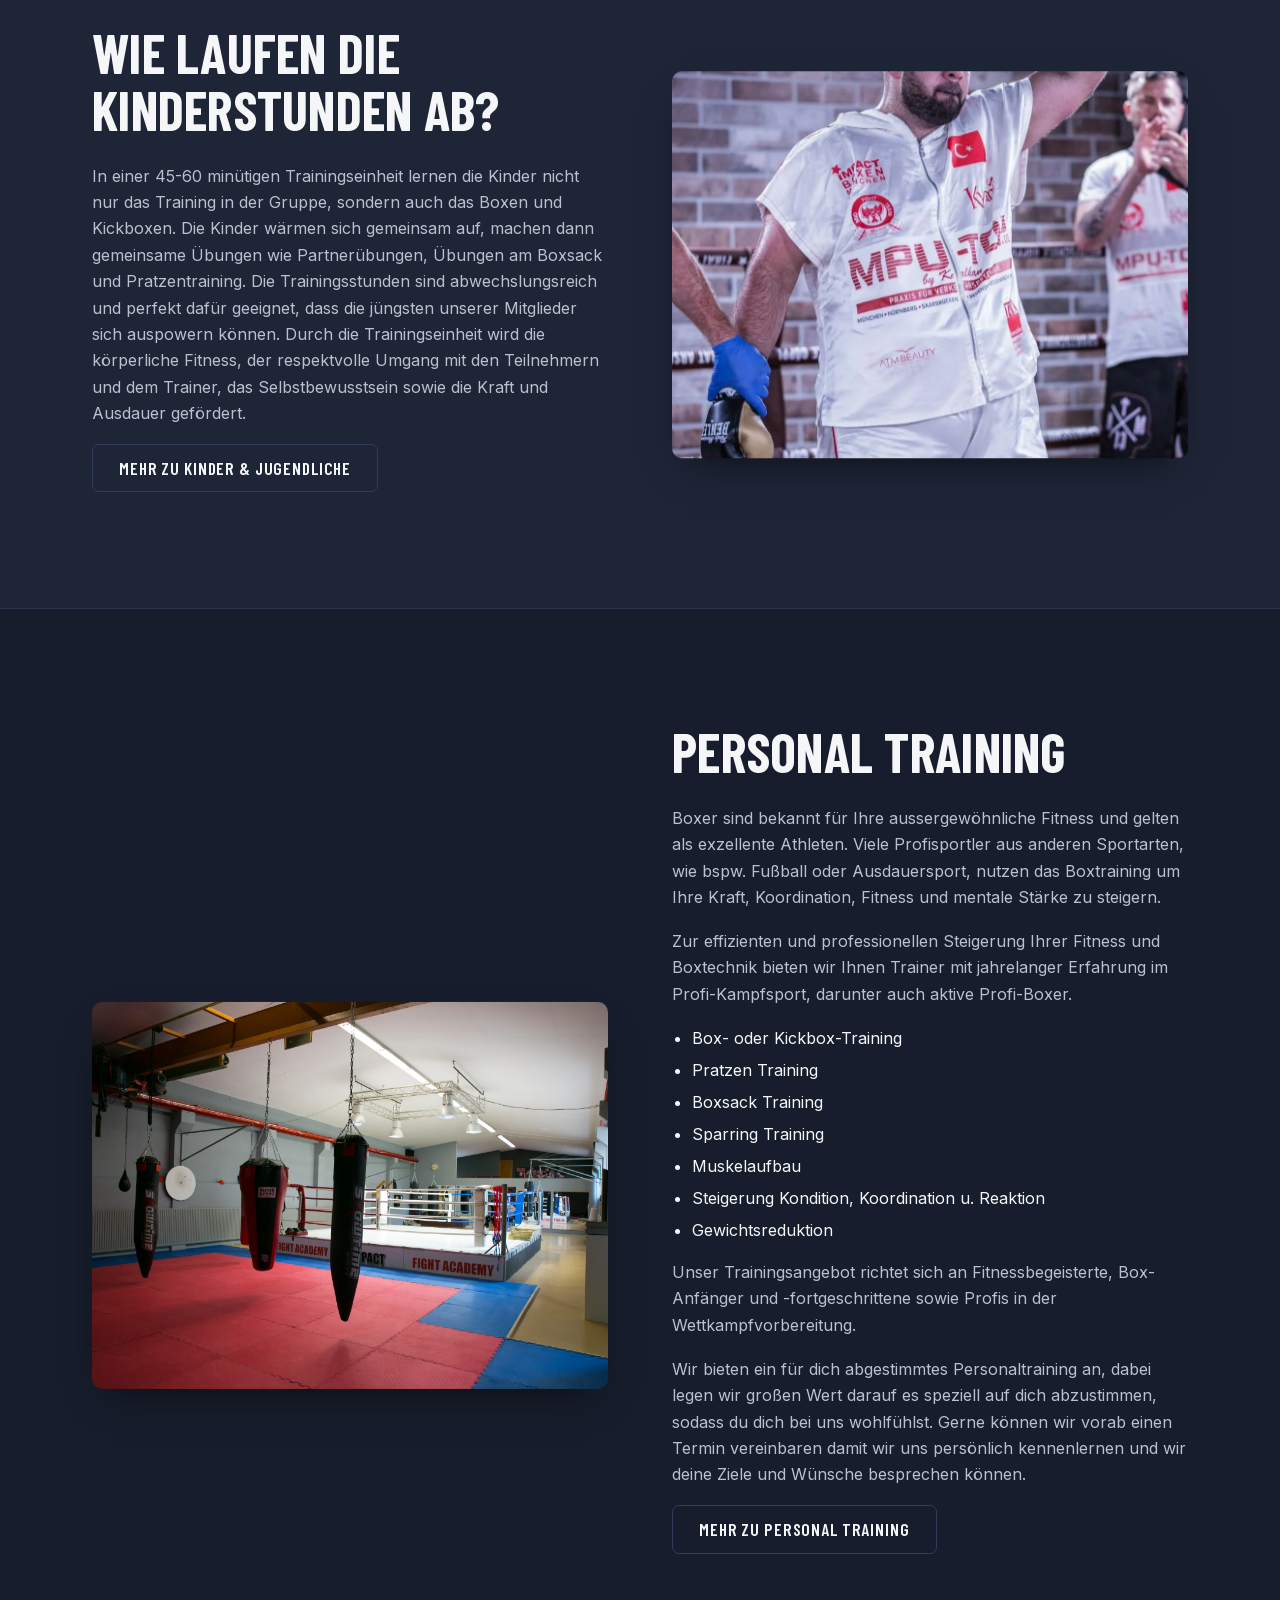
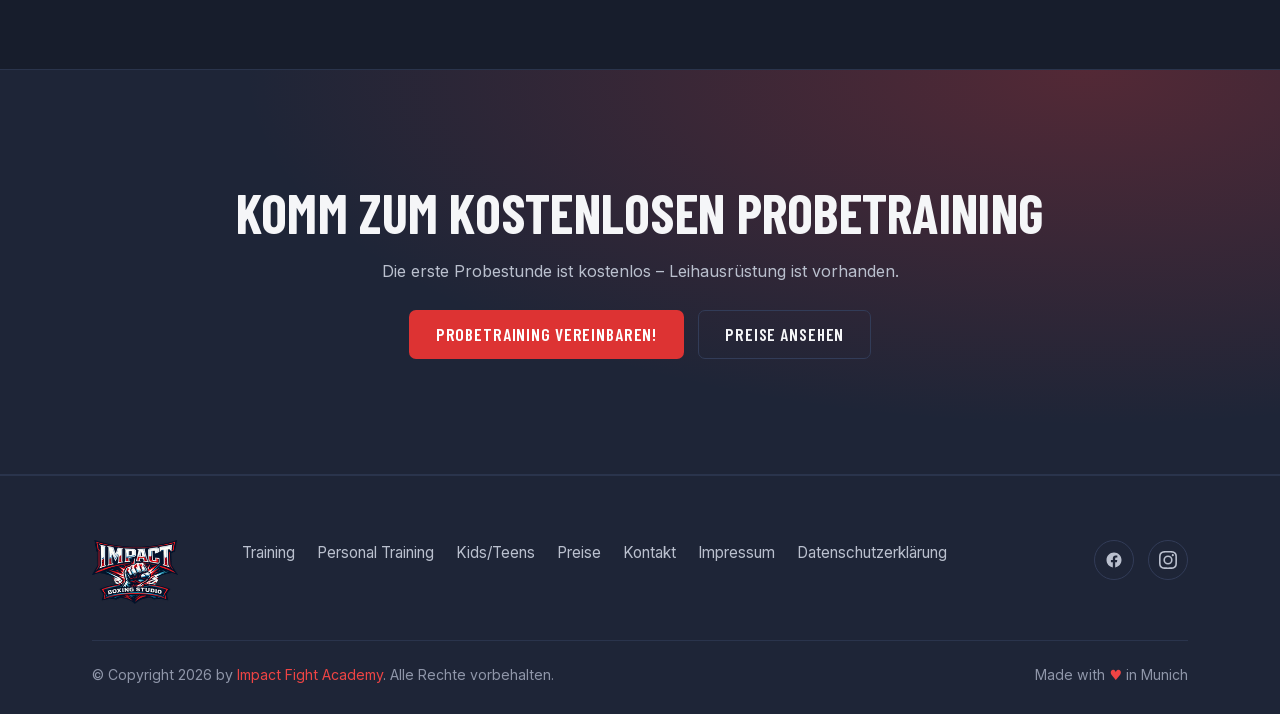
<file: training.html>
<!DOCTYPE html>
<html lang="de">
<head>
  <meta charset="utf-8">
  <meta name="viewport" content="width=device-width, initial-scale=1">
  <title>Training – Impact Fight Academy</title>
  <meta name="description" content="Trainingsplan der Impact Fight Academy München-Giesing: Boxen, Kickboxen und Muay Thai für Kinder, Jugendliche und Erwachsene – dazu Personal Training und kostenloses Probetraining.">
  <link rel="icon" type="image/png" href="assets/img/brand/logo-impact-header.png">
  <link rel="stylesheet" href="assets/css/site.css">
</head>
<body>

<div class="alert">
  Für August gilt ein anderer <a href="training.html">Trainingsplan</a>.
  Ab dem 24.08 bis einschließlich 06.09 ist die Academy geschlossen!
</div>

<header class="site-head">
  <div class="wrap bar">
    <a class="brand" href="index.html" aria-label="Impact Fight Academy – Startseite">
      <img src="assets/img/brand/logo-impact-header.png"
           alt="Impact Boxing Studio – Impact Fight Academy München" width="161" height="120">
    </a>
    <button class="nav-toggle" type="button" aria-expanded="false" aria-label="Menü öffnen">
      <svg width="22" height="16" viewBox="0 0 22 16" fill="none" stroke-width="2" stroke-linecap="round">
        <path d="M1 1h20M1 8h20M1 15h20"/>
      </svg>
    </button>
    <nav class="nav" aria-label="Hauptnavigation">
      <a href="index.html">Home</a>
      <a href="training.html" aria-current="page">Training</a>
      <a href="personaltraining.html">Personal Training</a>
      <a href="kids_teens.html">Kids/Teens</a>
      <a href="news.html">News &amp; Galerie</a>
      <a href="preise.html">Preise</a>
      <a href="kontakt.html">Kontakt</a>
    </nav>
    <div class="head-cta">
      <a class="btn btn-red" href="probetraining.html">Probetraining vereinbaren!</a>
    </div>
  </div>
</header>

<main>

  <section class="page-hero wall reveal">
    <div class="hero-media px" data-px="0.10">
      <img src="assets/img/hero/wide.jpg" alt="" loading="eager">
    </div>
    <span class="bg-word fill px" data-px="0.08" aria-hidden="true" style="top:-0.05em;left:-0.03em">TRAINING</span>
    <span class="px-star px" data-px="0.16" aria-hidden="true" style="top:18%;right:7%"></span>
    <div class="wrap">
      <h1>Unsere Trainings<wbr>möglichkeiten</h1>
      <p class="lead">Wir können bei unterschiedlichsten Trainingsmethoden helfen</p>
    </div>
  </section>

  <div class="marquee" aria-hidden="true">
    <div class="track">
      <span>BOXEN</span><span>KICKBOXEN</span><span>MUAY THAI</span><span>TECHNIK</span><span>SPARRING</span><span>ZIRKELTRAINING</span>
      <span>BOXEN</span><span>KICKBOXEN</span><span>MUAY THAI</span><span>TECHNIK</span><span>SPARRING</span><span>ZIRKELTRAINING</span>
    </div>
  </div>

  <section class="section reveal">
    <div class="wrap">
      <h2>Verkürzter Trainingsplan (Gültig vom 01.08.26 bis 22.08.26)</h2>
      <div class="table-scroll">
        <table class="plan">
          <thead>
            <tr>
              <th scope="col">Montag</th>
              <th scope="col">Dienstag</th>
              <th scope="col">Mittwoch</th>
              <th scope="col">Donnerstag</th>
              <th scope="col">Freitag</th>
              <th scope="col">Samstag</th>
            </tr>
          </thead>
          <tbody>
            <tr>
              <td><strong>Personal Training</strong></td>
              <td><strong>Boxen, Kickboxen</strong> <span class="time">09:30 - 10:30</span></td>
              <td><strong>Personal Training</strong></td>
              <td><strong>Boxen, Kickboxen</strong> <span class="time">09:30 - 10:30</span></td>
              <td><strong>Personal Training</strong></td>
              <td><strong>Zirkeltraining</strong> <span class="time">09:15 - 10:15</span></td>
            </tr>
            <tr>
              <td>–</td>
              <td><strong>Freies Training</strong> <span class="time">10:30 - 11:30</span></td>
              <td>–</td>
              <td><strong>Freies Training</strong> <span class="time">10:30 - 11:30</span></td>
              <td>–</td>
              <td><strong>Boxen, Kickboxen</strong> <span class="time">10:30 - 11:45</span></td>
            </tr>
            <tr>
              <td><strong>Technik Boxen</strong> <span class="time">16:00 - 17:15</span></td>
              <td><strong>Technik Boxen, Kickboxen</strong> <span class="time">16:00 - 17:00</span></td>
              <td>–</td>
              <td><strong>Boxen, Kickboxen</strong> <span class="time">16:00 - 17:00</span></td>
              <td><strong>Boxen, Kickboxen</strong> <span class="time">16:00 - 17:00</span></td>
              <td><strong>Kids 6-9 Jahre</strong> <span class="time">12:00 - 13:00</span></td>
            </tr>
            <tr>
              <td><strong>Freies Training</strong> <span class="time">17:15 - 18:00</span></td>
              <td><strong>Freies Training</strong> <span class="time">17:00 - 18:00</span></td>
              <td>–</td>
              <td><strong>Kids 10-14 Jahre</strong> <span class="time">17:00 - 18:00</span></td>
              <td><strong>Anfänger Boxen</strong> <span class="time">17:00 - 18:00</span></td>
              <td><strong>Kids 10-14 Jahre</strong> <span class="time">13:00 - 14:00</span></td>
            </tr>
            <tr>
              <td><strong>Boxen</strong> <span class="time">18:00 - 19:00</span></td>
              <td><strong>Boxen</strong> <span class="time">18:00 - 19:00</span></td>
              <td><strong>Technik THAIBOXEN</strong> <span class="time">18:00 - 19:00</span></td>
              <td><strong>Boxen</strong> <span class="time">18:00 - 19:00</span></td>
              <td><strong>THAIBOXEN</strong> <span class="time">18:00 - 19:00</span></td>
              <td>–</td>
            </tr>
            <tr>
              <td><strong>THAIBOXEN</strong> <span class="time">19:00 - 20:00</span></td>
              <td><strong>Kickboxen</strong> <span class="time">19:00 - 20:15</span></td>
              <td><strong>Zirkeltraining</strong> <span class="time">19:00 - 20:00</span></td>
              <td><strong>Kickboxen</strong> <span class="time">19:00 - 20:00</span></td>
              <td>–</td>
              <td>–</td>
            </tr>
            <tr>
              <td>–</td>
              <td>–</td>
              <td><strong>Boxen, Kickboxen</strong> <span class="time">20:00 - 21:00</span></td>
              <td><strong>Freies Training</strong> <span class="time">20:00 - 20:30</span></td>
              <td>–</td>
              <td>–</td>
            </tr>
          </tbody>
        </table>
      </div>
      <p class="table-note">Techniktraining = Schattenboxen, Boxsack, Partnerübungen</p>

      <div class="section-tight">
        <h2>Trainingsplan (Gültig ab dem 16.02.26)</h2>
        <div class="table-scroll">
          <table class="plan">
            <thead>
              <tr>
                <th scope="col">Montag</th>
                <th scope="col">Dienstag</th>
                <th scope="col">Mittwoch</th>
                <th scope="col">Donnerstag</th>
                <th scope="col">Freitag</th>
                <th scope="col">Samstag</th>
              </tr>
            </thead>
            <tbody>
              <tr>
                <td><strong>Boxen, Kickboxen</strong> <span class="time">09:30 - 10:30</span></td>
                <td><strong>Boxen, Kickboxen</strong> <span class="time">09:30 - 10:30</span></td>
                <td><strong>Personal Training</strong></td>
                <td><strong>Boxen, Kickboxen</strong> <span class="time">09:30 - 10:30</span></td>
                <td><strong>Personal Training</strong></td>
                <td><strong>Zirkelraining</strong> <span class="time">09:15 - 10:15</span></td>
              </tr>
              <tr>
                <td><strong>Freies Training</strong> <span class="time">10:30 - 11:30</span></td>
                <td><strong>Freies Training</strong> <span class="time">10:30 - 11:30</span></td>
                <td>–</td>
                <td><strong>Freies Training</strong> <span class="time">10:30 - 11:30</span></td>
                <td><strong>Kampfkatzen KIDS 4-6 Jahre</strong> <span class="time">14:15 - 15:15</span></td>
                <td><strong>Boxen, Kickboxen</strong> <span class="time">10:30 - 11:45</span></td>
              </tr>
              <tr>
                <td><strong>Technik Boxen</strong> <span class="time">16:00 - 17:15</span></td>
                <td><strong>Technik Boxen, Kickboxen</strong> <span class="time">16:00 - 17:00</span></td>
                <td><strong>Boxen</strong> <span class="time">16:00 - 17:15</span></td>
                <td><strong>Boxen, Kickboxen</strong> <span class="time">16:00 - 17:00</span></td>
                <td><strong>Boxen, Kickboxen</strong> <span class="time">16:00 - 17:00</span></td>
                <td><strong>Kids 6-9 Jahre</strong> <span class="time">12:00 - 13:00</span></td>
              </tr>
              <tr>
                <td><strong>Kids 6-9 Jahre</strong> <span class="time">17:15 - 18:00</span></td>
                <td><strong>Kids 10-14 Jahre</strong> <span class="time">17:00 - 18:00</span></td>
                <td><strong>Kids 6-9 Jahre</strong> <span class="time">17:15 - 18:00</span></td>
                <td><strong>Kids 10-14 Jahre</strong> <span class="time">17:00 - 18:00</span></td>
                <td><strong>Technik Anfänger Boxen</strong> <span class="time">17:00 - 18:00</span></td>
                <td><strong>Kids 10-14 Jahre</strong> <span class="time">13:00 - 14:00</span></td>
              </tr>
              <tr>
                <td><strong>Boxen, Anfänger Boxen</strong> <span class="time">18:00 - 19:00</span></td>
                <td><strong>Boxen</strong> <span class="time">18:00 - 19:00</span></td>
                <td><strong>Technik THAIBOXEN</strong> <span class="time">18:00 - 19:00</span></td>
                <td><strong>Boxen</strong> <span class="time">18:00 - 19:00</span></td>
                <td><strong>Anfänger THAIBOXEN</strong> <span class="time">18:00 - 19:00</span></td>
                <td><strong>Boxen Fortgesch. Sparring</strong> <span class="time">14:15 - 15:30</span></td>
              </tr>
              <tr>
                <td><strong>THAIBOXEN</strong> <span class="time">19:00 - 20:00</span></td>
                <td><strong>Boxen, Kickboxen</strong> <span class="time">19:00 - 20:15</span></td>
                <td><strong>Technik Boxen</strong> <span class="time">19:00 - 20:00</span></td>
                <td><strong>Technik Boxen, Kickboxen</strong> <span class="time">19:00 - 20:00</span></td>
                <td><strong>THAIBOXEN</strong> <span class="time">19:00 - 20:30</span></td>
                <td>–</td>
              </tr>
              <tr>
                <td><strong>Boxen, Kickboxen</strong> <span class="time">20:00 - 21:00</span></td>
                <td>–</td>
                <td><strong>Boxen, Kickboxen</strong> <span class="time">20:00 - 21:00</span></td>
                <td>–</td>
                <td>–</td>
                <td>–</td>
              </tr>
            </tbody>
          </table>
        </div>
        <p class="table-note">Techniktraining = Schattenboxen, Boxsack, Partnerübungen</p>
      </div>
    </div>
  </section>

  <section class="photo-banner wall">
    <div class="bg-photo px" data-px="0.14">
      <img src="assets/img/hero/hero.jpg" alt="" loading="lazy">
    </div>
    <p class="kicker">20 Jahre <span class="mark">Kampfsport</span> in München-Giesing</p>
  </section>

  <section class="section section-raise reveal">
    <div class="wrap">
      <h2>Welche Kurse bietet die Impact Fight Academy?</h2>
      <p>Unsere Kurse umfassen unter anderem Boxen, Kickboxen, BJJ, Thaiboxen, Anfängerkurse für Kickboxen, Anfängerkurse für Boxen, Freies Boxtraining, Kinderboxtraining für Kinder im Alter von 6-9 Jahren, Kinderboxtraining für Kinder im Alter von 10-14 Jahren.</p>
      <p>Bei all unseren Kursen finden die Trainingseinheiten mit professionellen Box-, Kickbox-, BJJ- oder Thaibox-Trainern statt, sodass man egal welchen Kurs man besucht eine professionelle Betreuung bekommt, um die gewählte Sportart zu lernen. Die Kurse sind abwechslungsreich und bieten Ausdauer sowie auch Krafttraining.</p>
      <p>Die Einheiten dauern in der Regel 60 Minuten bis 75 Minuten.</p>
    </div>
  </section>

  <section class="wall section reveal">
    <span class="bg-word px" data-px="0.06" aria-hidden="true" style="top:-0.04em;left:-0.02em">BOXEN</span>
    <div class="wrap">
      <div class="split">
        <div class="split-media px" data-px="0.08">
          <img src="assets/img/galerie/galerie13.webp" alt="" loading="lazy">
        </div>
        <div class="split-body">
          <h2>Boxen</h2>
          <p>Boxen steht für geistige &amp; körperliche Stärke. Trainiert wird Fitness, Kraft, Ausdauer, Mentale Stärke, Durchhaltevermögen, Mut, Ergeiz, Disziplin &amp; Respekt.</p>
          <p>Das Boxen ist nicht nur körperlich anstrengend, sondern fördert auch die mentale Stärke und die Konzentration. Du lernst dabei deine Emotionen zu kontrollieren, Frust abzubauen und dich auf klare Ziele zu konzentrieren. Boxen ist ein Kampfsport bei der sich zwei Kämpfer unter Regeln nur mit den Fäusten bekämpfen. Das Ziel ist es möglichst viele Treffer beim Gegner zu erzielen. Man merkt schnell, wenn man das Training regelmäßig besucht Verbesserungen in Ausdauer, Schnelligkeit, Kraft &amp; Technik.</p>
          <p>Was den Kampfsport so besonders macht, man lernt, dass der 1. Eindruck nicht zählt. Denn oftmals zählt für uns der 1. optische Eindruck und genau durch diesen kann man im Kampfsport nicht einschätzen wie gut oder schlecht jemand ist. Somit sollte man jedem mit Respekt begegnen.</p>
          <p>Also im Klartext möchtest du körperlich fit werden, dich vom Alltagsstress auspowern und über deine Grenzen gehen. Komm vorbei und starte durch! Boxen kann auch zur Selbstverteidigung dienen.</p>
        </div>
      </div>
    </div>
  </section>

  <section class="wall section section-raise reveal">
    <span class="bg-word fill px" data-px="-0.04" aria-hidden="true" style="top:-0.05em;right:-0.03em;--tilt:3deg">KICKBOXEN</span>
    <div class="wrap">
      <div class="split split-rev">
        <div class="split-media px" data-px="0.08">
          <img src="assets/img/galerie/galerie19.webp" alt="" loading="lazy">
        </div>
        <div class="split-body">
          <h2>Kickboxen</h2>
          <p>Kickboxen ist eine Kampfsportart bei der das Schlagen mit Füßen &amp; Händen wie bei den Kampfsportarten Taekwondo oder Karate mit konventionellen Boxen verbunden wird. Wenn du dein Kickbox-Training durchziehst, wirst du nicht nur mit einem durchtrainierten &amp; fitten Körper belohnt, sondern auch mit einem gestärktem Selbstbewusstsein.</p>
          <p>Kickboxen gibt es als Wettkampf Disziplin seit 1974. Kickboxen hat von den Trainingsmethoden viele Ähnlichkeiten mit den traditionellem Boxen und dem Muay Thai ( Thaibox Training).</p>
          <p>Was den Kampfsport so besonders macht, man lernt schnell, dass der 1. Eindruck nicht zählt. Denn oftmals zählt für uns der 1. optische Eindruck und genau das sagt nichts darüber aus ob es ein guter oder schlechter Kämpfer ist. Das heißt man kann auf den ersten Blick nicht einschätzen wie gut oder schlecht jemand ist. Somit sollte man jedem mit Respekt begegnen.</p>
          <p>Also im Klartext möchtest du körperlich fit werden, dich vom Alltagsstress auspowern und über deine Grenzen gehen. Komm vorbei und starte durch. Kickboxen kann auch zur Selbstverteidigung dienen.</p>
        </div>
      </div>
    </div>
  </section>

  <section class="wall section reveal">
    <span class="bg-word red px" data-px="-0.05" aria-hidden="true" style="top:-0.06em;left:-0.02em;--tilt:-4deg">MUAY THAI</span>
    <div class="wrap">
      <div class="split">
        <div class="split-media px" data-px="0.08">
          <img src="assets/img/galerie/galerie05.webp" alt="" loading="lazy">
        </div>
        <div class="split-body">
          <h2>Muay Thai</h2>
          <p>Muay Thai ist eine der härtesten und effektivsten Kampfsportart weltweit. Es wird als die „Kunst der 8 Gliedmaße“ bezeichnet, da es den Einsatz von Fäusten, Ellbogen, Knien &amp; Beinen erfordert. Bei uns in der Academy erlernst du alle Techniken des Muay Thai Schritt für Schritt. Du benötigst für das Muay Thai Training Bandagen, Boxhandschuhe, einen Tiefschutz, Schienbeinschoner und einen Zahnschutz.</p>
          <p>Das Muay Thai Training setzt sich zusammen aus Technik in Form von Schattenboxen, Partnerübungen, Sparringseinheiten, Boxsacktraining und Übungen für die allgemeine Kraft- Ausdauer. Wenn du Muay Thai lernen möchtest, musst du Geduld mitbringen bis man die Technik gut beherrscht dauert es in der Regel ein paar Jahre. Das Muay Thai Training ist das perfekte Ganzkörper Training und eignet sich auch zur Selbstverteidigung.</p>
          <p>Wichtig hierzu wäre auch zu erwähnen, dass man keinen Sparring machen muss, wenn man dies nicht möchte. Man kann das Kickbox, Boxtraining &amp; Muay Thai auch einfach zum auspowern nutzen ohne Vollkontakt. Hierzu bieten wir auch viele Technik- Trainingseinheiten in denen der Fokus auf die Technik liegt.</p>
          <p>Also ganz egal ob ihr Anfänger, Hobbysportler oder Profis seid, ob ihr Vollkontakt wollt oder nicht. In unseren Kursen ist für jeden etwas dabei.</p>
        </div>
      </div>
    </div>
  </section>

  <section class="section section-raise reveal">
    <div class="wrap">
      <div class="split split-rev">
        <div class="split-media px" data-px="0.08">
          <img src="assets/img/galerie/galerie09.webp" alt="" loading="lazy">
        </div>
        <div class="split-body">
          <h2>Wie laufen die Kinderstunden ab?</h2>
          <p>In einer 45-60 minütigen Trainingseinheit lernen die Kinder nicht nur das Training in der Gruppe, sondern auch das Boxen und Kickboxen. Die Kinder wärmen sich gemeinsam auf, machen dann gemeinsame Übungen wie Partnerübungen, Übungen am Boxsack und Pratzentraining. Die Trainingsstunden sind abwechslungsreich und perfekt dafür geeignet, dass die jüngsten unserer Mitglieder sich auspowern können. Durch die Trainingseinheit wird die körperliche Fitness, der respektvolle Umgang mit den Teilnehmern und dem Trainer, das Selbstbewusstsein sowie die Kraft und Ausdauer gefördert.</p>
          <a class="btn btn-line" href="kids_teens.html">Mehr zu Kinder &amp; Jugendliche</a>
        </div>
      </div>
    </div>
  </section>

  <section class="section reveal">
    <div class="wrap">
      <div class="split">
        <div class="split-media px" data-px="0.08">
          <img src="assets/img/galerie/galerie11.webp" alt="" loading="lazy">
        </div>
        <div class="split-body">
          <h2>Personal Training</h2>
          <p>Boxer sind bekannt für Ihre aussergewöhnliche Fitness und gelten als exzellente Athleten. Viele Profisportler aus anderen Sportarten, wie bspw. Fußball oder Ausdauersport, nutzen das Boxtraining um Ihre Kraft, Koordination, Fitness und mentale Stärke zu steigern.</p>
          <p>Zur effizienten und professionellen Steigerung Ihrer Fitness und Boxtechnik bieten wir Ihnen Trainer mit jahrelanger Erfahrung im Profi-Kampfsport, darunter auch aktive Profi-Boxer.</p>
          <ul>
            <li>Box- oder Kickbox-Training</li>
            <li>Pratzen Training</li>
            <li>Boxsack Training</li>
            <li>Sparring Training</li>
            <li>Muskelaufbau</li>
            <li>Steigerung Kondition, Koordination u. Reaktion</li>
            <li>Gewichtsreduktion</li>
          </ul>
          <p>Unser Trainingsangebot richtet sich an Fitnessbegeisterte, Box-Anfänger und -fortgeschrittene sowie Profis in der Wettkampfvorbereitung.</p>
          <p>Wir bieten ein für dich abgestimmtes Personaltraining an, dabei legen wir großen Wert darauf es speziell auf dich abzustimmen, sodass du dich bei uns wohlfühlst. Gerne können wir vorab einen Termin vereinbaren damit wir uns persönlich kennenlernen und wir deine Ziele und Wünsche besprechen können.</p>
          <a class="btn btn-line" href="personaltraining.html">Mehr zu Personal Training</a>
        </div>
      </div>
    </div>
  </section>

  <section class="section cta-band reveal">
    <div class="wrap">
      <h2>Komm zum kostenlosen Probetraining</h2>
      <p>Die erste Probestunde ist kostenlos – Leihausrüstung ist vorhanden.</p>
      <div class="actions">
        <a class="btn btn-red" href="probetraining.html">Probetraining vereinbaren!</a>
        <a class="btn btn-line" href="preise.html">Preise ansehen</a>
      </div>
    </div>
  </section>

</main>

<footer class="site-foot">
  <div class="wrap">
    <div class="cols">
      <a class="brand" href="index.html" aria-label="Impact Fight Academy – Startseite">
        <img src="assets/img/brand/logo-impact-header.png" alt="Impact Boxing Studio" width="161" height="120">
      </a>
      <nav aria-label="Fußzeile">
        <a href="training.html">Training</a>
        <a href="personaltraining.html">Personal Training</a>
        <a href="kids_teens.html">Kids/Teens</a>
        <a href="preise.html">Preise</a>
        <a href="kontakt.html">Kontakt</a>
        <a href="impressum.html">Impressum</a>
        <a href="datenschutz.html">Datenschutzerklärung</a>
      </nav>
      <div class="social">
        <a href="https://www.facebook.com/Impact-Fightacademy-172624519148/" aria-label="Facebook" title="Facebook">
          <svg viewBox="0 0 24 24" aria-hidden="true"><path d="M22 12c0-5.52-4.48-10-10-10S2 6.48 2 12c0 4.99 3.66 9.13 8.44 9.88v-6.99H7.9V12h2.54V9.8c0-2.5 1.49-3.89 3.78-3.89 1.09 0 2.24.2 2.24.2v2.46h-1.26c-1.24 0-1.63.77-1.63 1.56V12h2.77l-.44 2.89h-2.33v6.99C18.34 21.13 22 16.99 22 12Z"/></svg>
        </a>
        <a href="https://www.instagram.com/impactfightacademy/" aria-label="Instagram" title="Instagram">
          <svg viewBox="0 0 24 24" aria-hidden="true"><path d="M12 2.16c3.2 0 3.58.01 4.85.07 1.17.05 1.8.25 2.23.41.56.22.96.48 1.38.9.42.42.68.82.9 1.38.16.42.36 1.06.41 2.23.06 1.27.07 1.65.07 4.85s-.01 3.58-.07 4.85c-.05 1.17-.25 1.8-.41 2.23a3.7 3.7 0 0 1-.9 1.38c-.42.42-.82.68-1.38.9-.42.16-1.06.36-2.23.41-1.27.06-1.65.07-4.85.07s-3.58-.01-4.85-.07c-1.17-.05-1.8-.25-2.23-.41a3.7 3.7 0 0 1-1.38-.9 3.7 3.7 0 0 1-.9-1.38c-.16-.42-.36-1.06-.41-2.23-.06-1.27-.07-1.65-.07-4.85s.01-3.58.07-4.85c.05-1.17.25-1.8.41-2.23.22-.56.48-.96.9-1.38.42-.42.82-.68 1.38-.9.42-.16 1.06-.36 2.23-.41 1.27-.06 1.65-.07 4.85-.07M12 0C8.74 0 8.33.01 7.05.07 5.78.13 4.9.33 4.14.63a5.9 5.9 0 0 0-2.13 1.38A5.9 5.9 0 0 0 .63 4.14C.33 4.9.13 5.78.07 7.05.01 8.33 0 8.74 0 12s.01 3.67.07 4.95c.06 1.27.26 2.15.56 2.91.31.79.72 1.46 1.38 2.13a5.9 5.9 0 0 0 2.13 1.38c.76.3 1.64.5 2.91.56 1.28.06 1.69.07 4.95.07s3.67-.01 4.95-.07c1.27-.06 2.15-.26 2.91-.56a5.9 5.9 0 0 0 2.13-1.38 5.9 5.9 0 0 0 1.38-2.13c.3-.76.5-1.64.56-2.91.06-1.28.07-1.69.07-4.95s-.01-3.67-.07-4.95c-.06-1.27-.26-2.15-.56-2.91a5.9 5.9 0 0 0-1.38-2.13A5.9 5.9 0 0 0 19.86.63c-.76-.3-1.64-.5-2.91-.56C15.67.01 15.26 0 12 0Zm0 5.84A6.16 6.16 0 1 0 18.16 12 6.16 6.16 0 0 0 12 5.84Zm0 10.16A4 4 0 1 1 16 12a4 4 0 0 1-4 4Zm6.4-11.85a1.44 1.44 0 1 1-1.44 1.44 1.44 1.44 0 0 1 1.44-1.44Z"/></svg>
        </a>
      </div>
    </div>
    <div class="fine">
      <span>© Copyright 2026 by <a href="index.html">Impact Fight Academy</a>. Alle Rechte vorbehalten.</span>
      <span>Made with <span class="heart">&hearts;</span> in Munich</span>
    </div>
  </div>
</footer>

<script src="assets/js/site.js"></script>
</body>
</html>
</file>
<file: assets/css/site.css>
/* ============================================================
   IMPACT Sport & Fight Academy — Design-System
   Dunkles Thema, Akzent #dd3333, Barlow Condensed + Inter (lokal)
   ============================================================ */
@import url('fonts.css');

:root {
  --bg:        #171d2c;
  --bg-raise:  #1e2537;
  --surface:   #242c42;
  --line:      #323c58;
  --line-soft: #2a344c;
  --text:      #f5f6f8;
  --text-2:    #bac0ce;
  --text-3:    #8f96a9;
  --red:       #dd3333;
  --red-hot:   #ef4444;
  --red-deep:  #a32222;
  --blue:      #4a9fd4;
  --blue-deep: #27476e;
  --font-disp: 'Barlow Condensed', 'Arial Narrow', sans-serif;
  --font-text: 'Inter', system-ui, -apple-system, sans-serif;
  --wrap:      1160px;
  --wrap-slim: 780px;
  --r:         10px;
  --shadow:    0 18px 40px -18px rgba(0,0,0,.65);
  --ease:      cubic-bezier(.16,1,.3,1);
}

*, *::before, *::after { box-sizing: border-box; }
html { scroll-behavior: smooth; -webkit-text-size-adjust: 100%; }
body {
  margin: 0;
  background: var(--bg);
  color: var(--text);
  font: 400 16px/1.65 var(--font-text);
  -webkit-font-smoothing: antialiased;
}
img { max-width: 100%; height: auto; display: block; }
a { color: var(--red-hot); text-decoration: none; }
a:hover { text-decoration: underline; text-underline-offset: 3px; }
::selection { background: var(--red); color: #fff; }

:focus-visible {
  outline: 2px solid var(--red-hot);
  outline-offset: 3px;
  border-radius: 2px;
}

/* ---------- Typografie ---------- */
h1, h2, h3, h4 {
  font-family: var(--font-disp);
  font-weight: 700;
  line-height: 1.04;
  letter-spacing: .005em;
  text-transform: uppercase;
  text-wrap: balance;
  margin: 0 0 .45em;
}
h1 { font-size: clamp(2.9rem, 7.5vw, 5.5rem); }
h2 { font-size: clamp(2.1rem, 4.5vw, 3.4rem); }
h3 { font-size: clamp(1.45rem, 2.6vw, 2rem); }
h4 { font-size: 1.25rem; letter-spacing: .02em; }
p  { margin: 0 0 1.1em; max-width: 70ch; }
.lead { font-size: 1.13rem; color: var(--text-2); max-width: 62ch; }
.mark { color: var(--red-hot); }
ul, ol { padding-left: 1.25rem; }
li { margin-bottom: .35em; }
strong { font-weight: 600; }

/* ---------- Gerüst ---------- */
.wrap      { max-width: var(--wrap); margin-inline: auto; padding-inline: clamp(18px, 4vw, 32px); }
.wrap-slim { max-width: var(--wrap-slim); margin-inline: auto; padding-inline: clamp(18px, 4vw, 32px); }
.section      { padding-block: clamp(64px, 9vw, 120px); }
.section-tight{ padding-block: clamp(44px, 6vw, 72px); }
.section + .section { border-top: 1px solid var(--line-soft); }
.section-raise{ background: var(--bg-raise); }

.section-head { margin-bottom: clamp(28px, 4vw, 52px); }
.section-head p { color: var(--text-2); }

/* ---------- Hinweisleiste ---------- */
.alert {
  background: var(--red);
  color: #fff;
  text-align: center;
  padding: 10px clamp(16px, 4vw, 28px);
  font-size: .92rem;
  line-height: 1.5;
}
.alert a { color: #fff; text-decoration: underline; text-underline-offset: 2px; }

/* ---------- Header ---------- */
.site-head {
  position: sticky;
  top: 0;
  z-index: 60;
  background: rgba(19,19,21,.86);
  backdrop-filter: blur(14px);
  -webkit-backdrop-filter: blur(14px);
  border-bottom: 1px solid var(--line-soft);
}
.site-head .bar {
  display: flex;
  align-items: center;
  gap: 28px;
  min-height: 74px;
}
.brand { display: flex; align-items: center; flex: 0 0 auto; }
.brand img { height: 52px; width: auto; }
.nav { display: flex; flex-wrap: nowrap; gap: 2px; margin-left: auto; }
.nav a {
  font-family: var(--font-disp);
  font-weight: 600;
  font-size: 1.02rem;
  letter-spacing: .03em;
  text-transform: uppercase;
  color: var(--text-2);
  padding: 9px 11px;
  border-radius: 6px;
  white-space: nowrap;
  transition: color .18s var(--ease), background .18s var(--ease);
}
.nav a:hover { color: var(--text); text-decoration: none; background: rgba(255,255,255,.05); }
.nav a[aria-current="page"] { color: var(--red-hot); }
.head-cta { margin-left: 8px; flex: 0 0 auto; }

.nav-toggle {
  display: none;
  margin-left: auto;
  background: none;
  border: 1px solid var(--line);
  border-radius: 8px;
  padding: 10px 12px;
  cursor: pointer;
}
.nav-toggle svg { display: block; stroke: var(--text); }

/* ---------- Buttons ---------- */
.btn {
  display: inline-flex;
  align-items: center;
  gap: 9px;
  font-family: var(--font-disp);
  font-weight: 600;
  font-size: 1.08rem;
  letter-spacing: .05em;
  text-transform: uppercase;
  line-height: 1;
  padding: 15px 26px 14px;
  border-radius: 7px;
  border: 1px solid transparent;
  cursor: pointer;
  transition: background .18s var(--ease), border-color .18s var(--ease), transform .18s var(--ease);
}
.btn:hover { text-decoration: none; transform: translateY(-1px); }
.btn:active { transform: translateY(0); }
.btn-red   { background: var(--red); color: #fff; }
.btn-red:hover { background: var(--red-hot); }
.btn-line  { border-color: var(--line); color: var(--text); background: transparent; }
.btn-line:hover { border-color: var(--text-3); background: rgba(255,255,255,.04); }
.btn svg { width: 18px; height: 18px; flex: 0 0 auto; }

/* ---------- Hero ---------- */
.hero {
  position: relative;
  isolation: isolate;
  overflow: clip;
  display: grid;
  align-items: end;
  min-height: clamp(520px, 78vh, 820px);
  padding-block: clamp(56px, 8vw, 96px);
}
.hero-media, .hero-media img {
  position: absolute; inset: 0;
  width: 100%; height: 100%;
  object-fit: cover;
  z-index: -2;
}
.hero-media::after {
  content: '';
  position: absolute; inset: 0;
  background:
    linear-gradient(to top, rgba(19,19,21,.96) 0%, rgba(19,19,21,.55) 45%, rgba(19,19,21,.35) 100%);
  z-index: 1;
}
.hero .kick {
  font-family: var(--font-disp);
  font-weight: 600;
  letter-spacing: .14em;
  text-transform: uppercase;
  color: var(--red-hot);
  font-size: 1.05rem;
  margin-bottom: 10px;
}
.hero .lead { font-size: 1.22rem; color: var(--text); max-width: 46ch; }
/* Gilt fuer beide Kopfvarianten: .hero (Startseite) und .page-hero (Unterseiten) */
.hero .actions, .page-hero .actions { display: flex; flex-wrap: wrap; gap: 14px; margin-top: 28px; }

/* Unterseiten-Kopf */
.page-hero { padding-block: clamp(64px, 9vw, 110px) clamp(40px, 6vw, 72px); }
.page-hero .lead { margin-top: 6px; }
.page-hero h1 { position: relative; padding-bottom: 18px; }
.page-hero h1::after {
  content: '';
  position: absolute; left: 0; bottom: 0;
  width: 64px; height: 4px;
  background: var(--red);
}

/* ---------- Karten & Raster ---------- */
.grid { display: grid; gap: clamp(16px, 2.5vw, 28px); }
.grid-2 { grid-template-columns: repeat(2, 1fr); }
.grid-3 { grid-template-columns: repeat(3, 1fr); }
.grid-4 { grid-template-columns: repeat(4, 1fr); }

.card {
  background: var(--surface);
  border: 1px solid var(--line-soft);
  border-radius: var(--r);
  padding: clamp(20px, 3vw, 30px);
}
.card h3, .card h4 { margin-bottom: .35em; }
.card p:last-child { margin-bottom: 0; }
.card p { color: var(--text-2); }

/* Medienkarte (Bild + Text) */
.media-card {
  background: var(--surface);
  border: 1px solid var(--line-soft);
  border-radius: var(--r);
  overflow: clip;
}
.media-card img { aspect-ratio: 4/3; object-fit: cover; width: 100%; }
.media-card .body { padding: 20px 22px 22px; }
.media-card .body p { color: var(--text-2); margin-bottom: 0; }

/* ---------- Trainer / Personen ---------- */
.person { text-align: center; }
.person img {
  width: min(200px, 70%);
  aspect-ratio: 1;
  object-fit: cover;
  border-radius: 50%;
  margin-inline: auto;
  border: 3px solid var(--line);
}
.person h4 { margin: 16px 0 2px; font-size: 1.35rem; }
.person .role { color: var(--text-2); font-size: .95rem; line-height: 1.5; }
.person .cred { color: var(--red-hot); font-size: .85rem; font-weight: 500; margin-top: 4px; }

/* Kämpfer */
.fighter { position: relative; border-radius: var(--r); overflow: clip; }
.fighter img { aspect-ratio: 4/5; object-fit: cover; width: 100%; }
.fighter .tag {
  position: absolute; left: 0; right: 0; bottom: 0;
  padding: 42px 20px 16px;
  background: linear-gradient(to top, rgba(10,10,12,.92), transparent);
}
.fighter .tag h4 { margin: 0; font-size: 1.5rem; }
.fighter .tag p { margin: 0; color: var(--text-2); font-size: .92rem; }
.fighter .tag .rec { color: var(--red-hot); font-weight: 600; }

/* ---------- Tabellen (Trainingsplan, Preise) ---------- */
.table-scroll { overflow-x: auto; -webkit-overflow-scrolling: touch; border-radius: var(--r); border: 1px solid var(--line); }
table.plan { width: 100%; border-collapse: collapse; min-width: 720px; background: var(--surface); }
table.plan th {
  background: var(--red);
  color: #fff;
  font-family: var(--font-disp);
  font-weight: 600;
  font-size: 1.02rem;
  letter-spacing: .05em;
  text-transform: uppercase;
  text-align: left;
  padding: 12px 14px;
  white-space: nowrap;
}
table.plan td {
  padding: 12px 14px;
  font-size: .92rem;
  line-height: 1.45;
  color: var(--text-2);
  border-top: 1px solid var(--line-soft);
  vertical-align: top;
}
table.plan td b, table.plan td strong { color: var(--text); font-weight: 600; }
table.plan tr:nth-child(even) td { background: rgba(255,255,255,.015); }
table.plan .time { display: block; color: var(--text-3); font-size: .85rem; margin-top: 2px; }
table.plan td:first-child { color: var(--text); }
.table-note { color: var(--text-3); font-size: .88rem; margin-top: 12px; }

/* Preis-Besonderheiten */
.price-old { text-decoration: line-through; color: var(--text-3); margin-right: 8px; }
.price-new { color: var(--text); font-weight: 600; }
.hint {
  display: flex; gap: 12px; align-items: flex-start;
  background: var(--surface);
  border: 1px solid var(--line);
  border-radius: var(--r);
  padding: 16px 18px;
  color: var(--text-2);
  margin-top: 18px;
}
.hint svg { flex: 0 0 auto; width: 20px; height: 20px; stroke: var(--red-hot); margin-top: 2px; }
.hint p { margin: 0; }

/* ---------- FAQ / Akkordeon ---------- */
.faq { border-top: 1px solid var(--line); }
.faq details { border-bottom: 1px solid var(--line); }
.faq summary {
  cursor: pointer;
  list-style: none;
  display: flex;
  align-items: baseline;
  gap: 16px;
  padding: 18px 4px;
  font-family: var(--font-disp);
  font-weight: 600;
  font-size: 1.25rem;
  letter-spacing: .02em;
  text-transform: uppercase;
}
.faq summary::-webkit-details-marker { display: none; }
.faq summary::after {
  content: '+';
  margin-left: auto;
  color: var(--red-hot);
  font-size: 1.4rem;
  line-height: 1;
  transition: transform .25s var(--ease);
}
.faq details[open] summary::after { transform: rotate(45deg); }
.faq .answer { padding: 0 4px 20px; color: var(--text-2); max-width: 70ch; }

/* ---------- Galerie ---------- */
.gallery { display: grid; grid-template-columns: repeat(4, 1fr); gap: 10px; }
.gallery a { display: block; border-radius: 8px; overflow: clip; }
.gallery img {
  aspect-ratio: 1;
  object-fit: cover;
  width: 100%;
  transition: transform .35s var(--ease), opacity .35s var(--ease);
}
.gallery a:hover img { transform: scale(1.04); opacity: .88; }

.lightbox {
  position: fixed; inset: 0; z-index: 100;
  background: rgba(10,10,12,.94);
  display: none;
  align-items: center; justify-content: center;
  padding: 4vmin;
}
.lightbox.open { display: flex; }
.lightbox img { max-width: 92vw; max-height: 88vh; width: auto; height: auto; border-radius: 6px; }
.lightbox button {
  position: absolute; top: 18px; right: 18px;
  background: none; border: 0; color: #fff;
  font-size: 2rem; cursor: pointer; line-height: 1; padding: 8px;
}

/* ---------- Formular ---------- */
.form-grid { display: grid; grid-template-columns: 1fr 1fr; gap: 16px; }
.field { display: flex; flex-direction: column; gap: 6px; }
.field-full { grid-column: 1 / -1; }
.field label { font-size: .9rem; font-weight: 500; color: var(--text-2); }
.field input, .field textarea {
  background: var(--bg-raise);
  border: 1px solid var(--line);
  border-radius: 7px;
  color: var(--text);
  font: inherit;
  padding: 12px 14px;
  transition: border-color .18s var(--ease);
}
.field input:focus, .field textarea:focus { outline: none; border-color: var(--red-hot); }
.field textarea { min-height: 140px; resize: vertical; }
.check { display: flex; gap: 12px; align-items: flex-start; font-size: .9rem; color: var(--text-2); }
.check input { margin-top: 3px; accent-color: var(--red); width: 17px; height: 17px; flex: 0 0 auto; }
.form-note { color: var(--text-3); font-size: .85rem; }

/* Kontakt-Infoblock */
.contact-list { display: grid; gap: 18px; }
.contact-list .item { display: flex; gap: 14px; align-items: flex-start; }
.contact-list svg { width: 22px; height: 22px; stroke: var(--red-hot); flex: 0 0 auto; margin-top: 3px; }
.contact-list .label { font-size: .82rem; text-transform: uppercase; letter-spacing: .08em; color: var(--text-3); margin-bottom: 2px; }
.contact-list a { color: var(--text); }
.contact-list address { font-style: normal; line-height: 1.55; }

/* ---------- News ---------- */
.news-item {
  border: 1px solid var(--line-soft);
  background: var(--surface);
  border-radius: var(--r);
  padding: clamp(20px, 3vw, 30px);
}
.news-item time {
  font-family: var(--font-disp);
  font-weight: 600;
  letter-spacing: .08em;
  text-transform: uppercase;
  color: var(--red-hot);
  font-size: .95rem;
}
.news-item h3 { margin-top: 6px; }
.news-item p:last-child { margin-bottom: 0; }

/* ---------- Video (DSGVO) ---------- */
.video-consent {
  position: relative;
  aspect-ratio: 16/9;
  border-radius: var(--r);
  overflow: clip;
  background: #000;
}
.video-consent > img { position: absolute; inset: 0; width: 100%; height: 100%; object-fit: cover; opacity: .35; }
.video-consent .veil {
  position: absolute; inset: 0;
  display: flex; flex-direction: column;
  align-items: center; justify-content: center;
  gap: 18px; padding: 28px; text-align: center;
}
.video-consent .veil p { color: #fff; font-size: .92rem; max-width: 56ch; margin: 0; }
.video-consent .veil a { color: #fff; text-decoration: underline; }
.video-consent iframe { position: absolute; inset: 0; width: 100%; height: 100%; border: 0; }

/* ---------- CTA-Band ---------- */
.cta-band {
  background:
    radial-gradient(120% 160% at 85% 0%, rgba(221,51,51,.28), transparent 55%),
    var(--bg-raise);
  border-block: 1px solid var(--line-soft);
  text-align: center;
}
.cta-band h2 { margin-bottom: .3em; }
.cta-band p { margin-inline: auto; color: var(--text-2); }
.cta-band .actions { display: flex; justify-content: center; flex-wrap: wrap; gap: 14px; margin-top: 26px; }

/* ---------- Footer ---------- */
.site-foot {
  border-top: 1px solid var(--line-soft);
  background: var(--bg-raise);
  padding-block: clamp(40px, 6vw, 64px) 28px;
  font-size: .95rem;
  color: var(--text-2);
}
.site-foot .cols {
  display: grid;
  grid-template-columns: auto 1fr auto;
  gap: clamp(24px, 5vw, 64px);
  align-items: start;
  margin-bottom: 36px;
}
.site-foot .brand img { height: 64px; }
.site-foot nav { display: flex; flex-wrap: wrap; gap: 4px 22px; }
.site-foot nav a { color: var(--text-2); }
.site-foot nav a:hover { color: var(--text); }
.site-foot .social { display: flex; gap: 14px; }
.site-foot .social a {
  display: grid; place-items: center;
  width: 40px; height: 40px;
  border: 1px solid var(--line);
  border-radius: 50%;
  color: var(--text-2);
  transition: border-color .18s var(--ease), color .18s var(--ease);
}
.site-foot .social a:hover { color: #fff; border-color: var(--text-3); text-decoration: none; }
.site-foot .social svg { width: 18px; height: 18px; fill: currentColor; }
.site-foot .fine {
  border-top: 1px solid var(--line-soft);
  padding-top: 22px;
  display: flex; flex-wrap: wrap; gap: 8px 24px;
  justify-content: space-between;
  color: var(--text-3);
  font-size: .88rem;
}
.site-foot .fine .heart { color: var(--red-hot); }

/* ---------- Eintritts-Animation (eine, ruhig) ---------- */
@media (prefers-reduced-motion: no-preference) {
  .reveal {
    opacity: 0;
    transform: translateY(14px);
    transition: opacity .7s var(--ease), transform .7s var(--ease);
  }
  .reveal.in { opacity: 1; transform: none; }
}

/* ---------- FORM-Kennzeichnung (?form) ---------- */
.form-marker {
  position: absolute; z-index: 998;
  background: var(--red); color: #fff;
  font: 700 12px/1.3 var(--font-text);
  padding: 4px 8px; border-radius: 0 0 5px 0;
  pointer-events: none; white-space: nowrap;
  box-shadow: 0 2px 8px rgba(0,0,0,.5);
}
.form-marker small { display: block; font-weight: 400; font-size: 10px; opacity: .85; }
.form-frame { position: absolute; z-index: 997; border: 2px dashed var(--red-hot); pointer-events: none; border-radius: 3px; }
.form-legend {
  position: fixed; left: 14px; bottom: 14px; z-index: 999;
  background: #0c0c0e; color: #fff;
  font: 500 13px/1.5 var(--font-text);
  padding: 12px 16px; border-radius: 8px;
  border: 1px solid var(--line);
  max-width: 380px; box-shadow: var(--shadow);
}
.form-legend b { color: var(--red-hot); }
.form-legend code { background: rgba(255,255,255,.1); padding: 1px 5px; border-radius: 4px; font-size: 12px; }

/* ---------- Responsiv ---------- */
@media (max-width: 1080px) {
  .grid-4 { grid-template-columns: repeat(2, 1fr); }
  .gallery { grid-template-columns: repeat(3, 1fr); }
}
@media (max-width: 1120px) {
  .nav, .head-cta { display: none; }
  .nav-toggle { display: block; }
  .site-head.open .nav {
    display: flex;
    position: absolute;
    top: 100%; left: 0; right: 0;
    flex-direction: column;
    background: var(--bg-raise);
    border-bottom: 1px solid var(--line);
    padding: 12px clamp(18px, 4vw, 32px) 18px;
    gap: 2px;
  }
  .site-head.open .nav a { padding: 12px 10px; font-size: 1.2rem; }
  .site-head.open .head-cta {
    display: block;
    position: absolute;
    top: calc(100% + var(--menu-h, 0px));
    left: 0; right: 0;
    padding: 0 clamp(18px, 4vw, 32px) 18px;
    background: var(--bg-raise);
    border-bottom: 1px solid var(--line);
  }
  .site-head.open .head-cta .btn { width: 100%; justify-content: center; }
  .grid-2, .grid-3 { grid-template-columns: 1fr; }
  .form-grid { grid-template-columns: 1fr; }
  .site-foot .cols { grid-template-columns: 1fr; }
}
@media (max-width: 560px) {
  .gallery { grid-template-columns: repeat(2, 1fr); }
  .hero { min-height: 74vh; }
  .btn { width: 100%; justify-content: center; }
  .hero .actions .btn, .page-hero .actions .btn, .cta-band .actions .btn { width: auto; }
}

/* ============================================================
   V2 — Typografische Welt: Graffiti-Worte, Parallax, Mikrobewegung
   ============================================================ */

/* Riesige Hintergrund-Worte (Graffiti-Wand) */
.wall { position: relative; isolation: isolate; overflow: clip; }
.bg-word {
  position: absolute;
  z-index: -1;
  font-family: var(--font-disp);
  font-weight: 700;
  text-transform: uppercase;
  line-height: .84;
  letter-spacing: -.01em;
  white-space: nowrap;
  pointer-events: none;
  user-select: none;
  color: transparent;
  -webkit-text-stroke: 1.5px rgba(255,255,255,.07);
  font-size: clamp(6rem, 22vw, 20rem);
}
.bg-word.fill   { color: rgba(255,255,255,.028); -webkit-text-stroke: 0; }
.bg-word.red    { -webkit-text-stroke: 1.5px rgba(221,51,51,.16); }
.bg-word.red.fill { color: rgba(221,51,51,.05); -webkit-text-stroke: 0; }
.bg-word.tilt   { transform: rotate(-4deg); }
.bg-word.tilt2  { transform: rotate(3deg); }

/* Parallax-Ebenen: data-px = Faktor (-0.3 … 0.3), JS setzt --px-y */
.px { will-change: transform; transform: translate3d(0, var(--px-y, 0), 0); }
.bg-word.px { transform: translate3d(0, var(--px-y, 0), 0) rotate(var(--tilt, 0deg)); }
.px-fist {
  position: absolute;
  z-index: -1;
  width: clamp(280px, 34vw, 560px);
  opacity: .16;
  filter: grayscale(35%) contrast(1.05);
  pointer-events: none;
  user-select: none;
}
.px-star {
  position: absolute;
  z-index: -1;
  width: clamp(60px, 8vw, 130px);
  aspect-ratio: 1;
  background: var(--red);
  clip-path: polygon(50% 100%, 64.5% 63%, 100% 57.5%, 72.5% 39%, 80% 0%, 50% 25%, 20% 0%, 27.5% 39%, 0% 57.5%, 35.5% 63%);
  opacity: .22;
  pointer-events: none;
}

/* Laufband (Marquee) — reine CSS-Animation */
.marquee {
  overflow: clip;
  border-block: 1px solid var(--line-soft);
  background: var(--bg-raise);
  padding-block: 14px;
}
.marquee .track {
  display: flex;
  gap: 0;
  width: max-content;
  animation: marquee 28s linear infinite;
}
.marquee span {
  font-family: var(--font-disp);
  font-weight: 700;
  font-size: clamp(1.3rem, 2.6vw, 2rem);
  text-transform: uppercase;
  letter-spacing: .06em;
  color: var(--text-3);
  padding-inline: 26px;
  white-space: nowrap;
}
.marquee span::after { content: '★'; color: var(--red); margin-left: 52px; font-size: .8em; }
.marquee:hover .track { animation-play-state: paused; }
@keyframes marquee { to { transform: translateX(-50%); } }
@media (prefers-reduced-motion: reduce) { .marquee .track { animation: none; } }

/* Mikroanimationen */
.nav a { position: relative; }
.nav a::after {
  content: '';
  position: absolute;
  left: 13px; right: 13px; bottom: 4px;
  height: 2px;
  background: var(--red);
  transform: scaleX(0);
  transform-origin: left;
  transition: transform .25s var(--ease);
}
.nav a:hover::after, .nav a[aria-current="page"]::after { transform: scaleX(1); }
.nav a:hover { background: none; }

.btn { position: relative; overflow: clip; }
.btn::before {
  content: '';
  position: absolute;
  inset: 0;
  background: linear-gradient(105deg, transparent 42%, rgba(255,255,255,.14) 50%, transparent 58%);
  transform: translateX(-120%);
  transition: transform .5s var(--ease);
}
.btn:hover::before { transform: translateX(120%); }

.card, .news-item { transition: transform .3s var(--ease), border-color .3s var(--ease); }
.card:hover, .news-item:hover { transform: translateY(-4px); border-color: var(--line); }

table.plan tbody tr { transition: background .2s var(--ease); }
table.plan tbody tr:hover td { background: rgba(221,51,51,.06); }

.page-hero h1::after { transform-origin: left; transition: transform .6s var(--ease); }
.page-hero.in h1::after, .page-hero h1:hover::after { transform: scaleX(2); }

@media (prefers-reduced-motion: no-preference) {
  .reveal { transition-delay: var(--stagger, 0s); }
}

/* Reine Textblöcke (ersetzen Icon-Karten) */
.stack { display: grid; gap: clamp(20px, 3vw, 32px); }
.text-block { border-top: 1px solid var(--line); padding-top: 18px; }
.text-block h3, .text-block h4 { margin-bottom: .3em; }
.text-block p { color: var(--text-2); margin-bottom: 0; }
.text-block:hover { border-top-color: var(--red); transition: border-color .3s var(--ease); }

/* Zitat als Wand-Element */
.quote-wall {
  font-family: var(--font-disp);
  font-weight: 700;
  font-size: clamp(1.9rem, 4.5vw, 3.2rem);
  line-height: 1.08;
  text-transform: uppercase;
  max-width: 20ch;
}
.quote-wall .mark { -webkit-text-stroke: 0; }


/* ---------- Blau als Zweitton (Logo-Hellblau) ---------- */
.mark-blue { color: var(--blue); }
.bg-word.blue { -webkit-text-stroke: 1.5px rgba(74,159,212,.18); }
.bg-word.blue.fill { color: rgba(74,159,212,.06); -webkit-text-stroke: 0; }
.px-star.blue { background: var(--blue); opacity: .18; }
.marquee span:nth-child(even)::after { color: var(--blue); }
.text-block:nth-child(3n):hover { border-top-color: var(--blue); }
.hero-glow {
  position: absolute; inset: auto -10% -30% -10%;
  height: 60%;
  background: radial-gradient(ellipse at 30% 100%, rgba(39,71,110,.55), transparent 65%);
  z-index: -1; pointer-events: none;
}

/* ============================================================
   V3 — Foto-Hintergruende (Hero ueberall ausser Home-Video),
   Zickzack-Textmodule, hochwertiger Parallax-Banner, Bewertungen
   ============================================================ */

/* Foto als Hero-Hintergrund (Unterseiten) — nutzt .hero-media, ergaenzt um Overscan
   fuer Parallax-Bewegung ohne sichtbare Kante am Rand. */
.hero-media { inset: -6% 0; }
.page-hero .hero-media, .hero .hero-media { z-index: -2; }
.page-hero.wall, .hero.wall { isolation: isolate; }

/* ---------- Hero-Video (Startseite) ----------
   Vollflaechig hinter der Schrift. Zwei Ebenen: das Bild traegt den Hero immer,
   das Video legt sich darueber, sobald es abspielt. Faellt das Video aus (Datei
   fehlt, Format nicht unterstuetzt, reduzierte Bewegung gewuenscht), bleibt das
   Bild stehen — der Hero sieht nie kaputt aus. Umschalten macht site.js ueber
   die Klasse .is-playing. */
.hero-video {
  position: absolute;
  inset: -6% 0 0;
  z-index: -2;
  overflow: clip;
  pointer-events: none;
  background: var(--bg);
}
.hero-video > img,
.hero-video > video {
  position: absolute;
  inset: 0;
  width: 100%;
  height: 100%;
  object-fit: cover;
  display: block;
}
/* Video erst zeigen, wenn es wirklich laeuft — sonst blitzt eine schwarze
   Flaeche auf, bevor das erste Bild da ist. */
.hero-video > video {
  opacity: 0;
  transition: opacity .8s var(--ease);
}
.hero-video.is-playing > video { opacity: 1; }

/* Verlauf nach unten in die Seitenfarbe, damit die Schrift lesbar bleibt und
   der Hero nahtlos in die Laufschrift darunter uebergeht. */
.hero-video::after {
  content: '';
  position: absolute;
  inset: 0;
  background: linear-gradient(
    to top,
    var(--bg) 0%,
    color-mix(in srgb, var(--bg) 78%, transparent) 42%,
    color-mix(in srgb, var(--bg) 52%, transparent) 100%
  );
}

@media (prefers-reduced-motion: reduce) {
  .hero-video > video { display: none; }
}

/* Zickzack-Module: Bild links/Text rechts, naechstes umgekehrt */
.split {
  display: grid;
  grid-template-columns: 1fr 1fr;
  gap: clamp(28px, 5vw, 64px);
  align-items: center;
}
.split-media {
  position: relative;
  aspect-ratio: 4/3;
  border-radius: var(--r);
  overflow: clip;
  box-shadow: var(--shadow);
}
.split-media img {
  position: absolute; inset: 0;
  width: 100%; height: 100%;
  object-fit: cover;
}
.split-body h3 { margin-bottom: .5em; }
.split-body p { color: var(--text-2); }
.split.split-rev .split-media { order: 2; }
.split.split-rev .split-body  { order: 1; }
.split + .split { margin-top: clamp(48px, 7vw, 88px); }
@media (max-width: 780px) {
  .split { grid-template-columns: 1fr; }
  .split.split-rev .split-media,
  .split.split-rev .split-body { order: initial; }
}

/* Hochwertiger Parallax-Foto-Banner (Sektionstrenner, reiner Bildmoment) */
.photo-banner {
  position: relative;
  isolation: isolate;
  overflow: clip;
  min-height: clamp(280px, 44vh, 480px);
  display: grid;
  place-items: center;
  text-align: center;
}
.photo-banner .kicker {
  font-family: var(--font-disp);
  font-weight: 700;
  text-transform: uppercase;
  letter-spacing: .06em;
  font-size: clamp(1.3rem, 3vw, 2.1rem);
  color: #fff;
  padding-inline: 20px;
}

/* Foto-Hintergrund innerhalb von .photo-banner (und wiederverwendbar in .wall-Sektionen):
   vollflaechig, abgedunkelt, mit Verlauf in die Randfarbe, Overscan fuer Parallax. */
.bg-photo {
  position: absolute;
  inset: -8% 0;
  z-index: -2;
  pointer-events: none;
}
.bg-photo img {
  width: 100%;
  height: 100%;
  object-fit: cover;
  filter: grayscale(45%) brightness(.42) contrast(1.06);
}
.bg-photo::after {
  content: '';
  position: absolute;
  inset: 0;
  background: linear-gradient(to bottom, var(--bg) 0%, transparent 26%, transparent 74%, var(--bg) 100%);
}
.photo-banner .kicker { position: relative; z-index: 1; }
.photo-banner .kicker .mark { color: var(--red-hot); }

/* Bewertungen (echte Google-Rezensionen) */
.review {
  margin: 0;
  background: var(--surface);
  border: 1px solid var(--line-soft);
  border-radius: var(--r);
  padding: clamp(20px, 3vw, 28px);
  display: flex; flex-direction: column; gap: 12px;
  transition: transform .3s var(--ease), border-color .3s var(--ease);
}
.review:hover { transform: translateY(-4px); border-color: var(--line); }
.review .stars { color: var(--red-hot); letter-spacing: 3px; font-size: 1.05rem; }
.review blockquote { margin: 0; color: var(--text-2); font-size: .98rem; }
.review figcaption { font-family: var(--font-disp); font-weight: 600; text-transform: uppercase; letter-spacing: .04em; margin-top: auto; }
.review figcaption span { display: block; font-family: var(--font-text); font-weight: 400; text-transform: none; letter-spacing: 0; color: var(--text-3); font-size: .82rem; }
.reviews-link { margin-top: 28px; }

/* Adresse/Anfahrt — echte eingebettete Google-Maps-Karte plus Routen-Link.
   Abweichung von PRODUCT.md/DESIGN.md ("keine Karten-Tiles zur Laufzeit"):
   auf ausdruecklichen Wunsch, ohne Klick-Einwilligung wie beim YouTube-Video. */
.map-cta {
  border: 1px solid var(--line-soft);
  border-radius: var(--r);
  background: var(--bg-raise);
  overflow: clip;
}
.map-cta-map { position: relative; aspect-ratio: 16/9; background: var(--surface); }
.map-cta-map iframe { position: absolute; inset: 0; width: 100%; height: 100%; border: 0; display: block; }
.map-cta-body { padding: clamp(22px, 3vw, 30px); }
.map-cta-body p { color: var(--text-2); margin-bottom: 18px; }

/* ---------- Nummerierte Karten (Vorteile) ---------- */
.num-card .n {
  display: block;
  font-family: var(--font-disp);
  font-weight: 700;
  font-size: 2.4rem;
  line-height: 1;
  color: var(--red);
  margin-bottom: .3em;
}
.num-card h4 { margin: 0; }

/* ---------- Kennenlernen: Beitrag und Anfahrt nebeneinander ----------
   Zwei gleich hohe Tafeln. Links der Fernsehbeitrag (breiter, weil 16:9 Breite
   braucht), rechts die Karte, deren Kartenflaeche mitwaechst, damit beide
   Tafeln unten auf einer Linie enden. */
.meet {
  display: grid;
  grid-template-columns: minmax(0, 1.35fr) minmax(0, 1fr);
  gap: clamp(18px, 2.5vw, 28px);
  align-items: stretch;
}
.meet-panel {
  display: flex;
  flex-direction: column;
  background: var(--surface);
  border: 1px solid var(--line-soft);
  border-radius: var(--r);
  overflow: clip;
}
.meet-media { position: relative; background: #000; }
.meet-media > video,
.meet-media > iframe {
  position: absolute;
  inset: 0;
  width: 100%;
  height: 100%;
  border: 0;
  display: block;
  object-fit: cover;
}
.meet-media-video { aspect-ratio: 16 / 9; }
/* Die Karte hat kein eigenes Seitenverhaeltnis, sie fuellt den Rest der Hoehe,
   die das Video-Panel vorgibt. */
.meet-media-map { flex: 1; min-height: 240px; }

.meet-body { padding: clamp(20px, 2.6vw, 28px); }
.meet-body h3 { margin-bottom: .4em; }
.meet-body p { color: var(--text-2); margin-bottom: 0; max-width: 58ch; }
.meet-body strong { color: var(--text); font-weight: 600; }
.meet-body .btn { margin-top: 20px; }

@media (max-width: 900px) {
  .meet { grid-template-columns: 1fr; }
  .meet-media-map { flex: none; aspect-ratio: 16 / 10; min-height: 0; }
}

/* ---------- Einstieg in die Online-Mitgliedschaft ----------
   Führt auf /anmeldung (eigene Anwendung, siehe _redirects). Bewusst vom
   kostenlosen Probetraining getrennt: das bleibt der Weg zum Reinschnuppern,
   das hier ist der Weg zur bezahlten Mitgliedschaft. */
.signup-cta {
  margin-top: clamp(28px, 4vw, 44px);
  background: var(--surface);
  border: 1px solid var(--line-soft);
  border-radius: var(--r);
  padding: clamp(22px, 3vw, 30px);
  display: flex;
  flex-wrap: wrap;
  align-items: center;
  gap: clamp(18px, 3vw, 32px);
}
.signup-cta > div { flex: 1 1 300px; }
.signup-cta h3 { margin-bottom: .35em; }
.signup-cta p { color: var(--text-2); margin: 0; }

/* ---------- Ablauf als echte nummerierte Liste ----------
   Nutzt .grid/.card/.num-card unveraendert; hier fallen nur die Listenreste weg,
   damit <ol> die Reihenfolge fuer Screenreader traegt. */
.steps { list-style: none; margin: 0; padding: 0; }
.steps > li { margin: 0; }

/* ---------- Zweispaltige Leistungsliste ---------- */
.list-2col {
  display: grid;
  grid-template-columns: 1fr 1fr;
  gap: .5em 2.5rem;
  margin: 0;
  padding-left: 1.15rem;
}
@media (max-width: 640px) {
  .list-2col { grid-template-columns: 1fr; }
}

/* ---------- Zitat + Preishinweis als ein Modul ---------- */
.quote-price { align-items: center; }
.quote-price .quote-wall { margin: 0; }
.quote-price h2 { margin-bottom: .4em; }
.quote-price p:last-child { margin-bottom: 0; }

/* ---------- Altersgruppen (Kinder & Jugendliche) ---------- */
.age-row {
  display: grid;
  grid-template-columns: 240px 1fr;
  gap: clamp(20px, 3vw, 48px);
  align-items: start;
}
.age-row + .age-row {
  margin-top: clamp(30px, 4vw, 52px);
  padding-top: clamp(30px, 4vw, 52px);
  border-top: 1px solid var(--line-soft);
}
.age-badge {
  display: inline-block;
  font-family: var(--font-disp);
  font-weight: 700;
  font-size: clamp(1.9rem, 3vw, 2.4rem);
  line-height: 1;
  color: var(--red);
  letter-spacing: .01em;
}
.age-head h3 { margin: .3em 0 0; }
.age-body p:last-child { margin-bottom: 0; }
@media (max-width: 780px) {
  .age-row { grid-template-columns: 1fr; gap: 10px; }
}

/* ---------- Über die Akademie: Werteband + Missionsblock ---------- */
/* Die Werte stehen ueber die volle Spaltenbreite statt in einer schmalen
   Saeule — zwei Spalten, gleiche Zeilenhoehe, Haarlinie als Rhythmus. */
.values { margin-bottom: clamp(44px, 6vw, 76px); }
.values h3 { margin-bottom: .8em; }

.value-list {
  list-style: none;
  margin: 0;
  padding: 0;
  display: grid;
  grid-template-columns: 1fr 1fr;
  column-gap: clamp(28px, 5vw, 64px);
  border-top: 1px solid var(--line-soft);
}
.value-list li {
  display: flex;
  align-items: baseline;
  gap: 14px;
  margin: 0;
  padding: 16px 2px;
  border-bottom: 1px solid var(--line-soft);
  font-family: var(--font-disp);
  font-weight: 600;
  font-size: clamp(1.08rem, 1.5vw, 1.3rem);
  letter-spacing: .03em;
  line-height: 1.2;
  text-transform: uppercase;
  transition: border-color .3s var(--ease);
}
.value-list li::before {
  content: '';
  flex: 0 0 auto;
  width: 16px;
  height: 2px;
  background: var(--red);
  /* scaleX statt width: kein Layout beim Hover, der Wert bleibt stehen */
  transform-origin: left center;
  transform: translateY(-.35em) scaleX(1);
  transition: transform .3s var(--ease);
}
.value-list li:nth-child(3n)::before { background: var(--blue); }
.value-list li:hover { border-bottom-color: var(--line); }
.value-list li:hover::before { transform: translateY(-.35em) scaleX(1.75); }
/* Unter 780px reicht die halbe Spalte nicht mehr fuer die langen Werte
   ("geistige Stärke / körperliche Stärke" braucht rund 300px) — dann
   einspaltig, zusammen mit dem .split-Umbruch derselben Sektion. */
@media (max-width: 780px) {
  .value-list { grid-template-columns: 1fr; }
}

/* Mission als ruhiger Schlusssatz: Label klein, Aussage gross.
   Als Marke der rote Balken der Seite (wie .page-hero h1::after) statt
   einer seitlichen Akzentkante. */
.mission { margin-top: clamp(28px, 3.5vw, 40px); }
.mission h3 {
  position: relative;
  padding-top: 20px;
  font-size: .82rem;
  font-weight: 600;
  letter-spacing: .16em;
  color: var(--red-hot);
  margin-bottom: .9em;
}
.mission h3::before {
  content: '';
  position: absolute; left: 0; top: 0;
  width: 64px; height: 4px;
  background: var(--red);
}
.mission p {
  font-family: var(--font-disp);
  font-weight: 500;
  font-size: clamp(1.22rem, 1.9vw, 1.55rem);
  line-height: 1.32;
  color: var(--text);
  margin: 0;
  max-width: 34ch;
}

/* ---------- Video-Platz (lokale Datei, austauschbar) ---------- */
.video-slot {
  position: relative;
  aspect-ratio: 16/9;
  border-radius: var(--r);
  overflow: clip;
  background: #000;
  border: 1px solid var(--line-soft);
}
.video-slot video {
  width: 100%;
  height: 100%;
  object-fit: cover;
  display: block;
}
</file>
